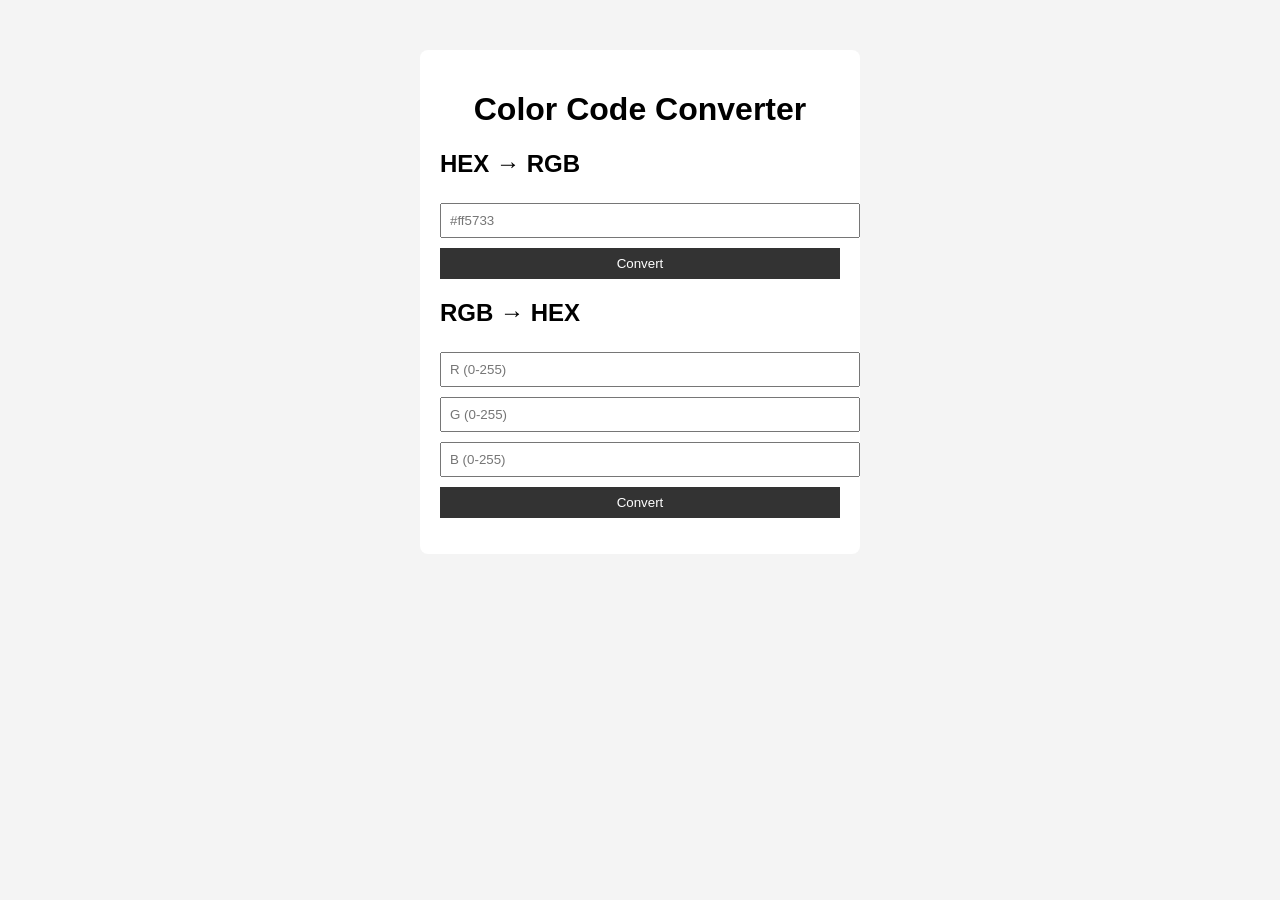
<file: projects/color-code-converter/index.html>
<!DOCTYPE html>
<html lang="en">
<head>
  <meta charset="UTF-8" />
  <title>Color Code Converter</title>
  <link rel="stylesheet" href="style.css" />
</head>
<body>

  <div class="container">
    <h1>Color Code Converter</h1>

    <div class="section">
      <h2>HEX → RGB</h2>
      <input type="text" id="hexInput" placeholder="#ff5733" />
      <button onclick="hexToRgb()">Convert</button>
      <p id="rgbOutput"></p>
    </div>

    <div class="section">
      <h2>RGB → HEX</h2>
      <input type="number" id="r" placeholder="R (0-255)" />
      <input type="number" id="g" placeholder="G (0-255)" />
      <input type="number" id="b" placeholder="B (0-255)" />
      <button onclick="rgbToHex()">Convert</button>
      <p id="hexOutput"></p>
    </div>
  </div>

  <script src="script.js"></script>
</body>
</html>
</file>
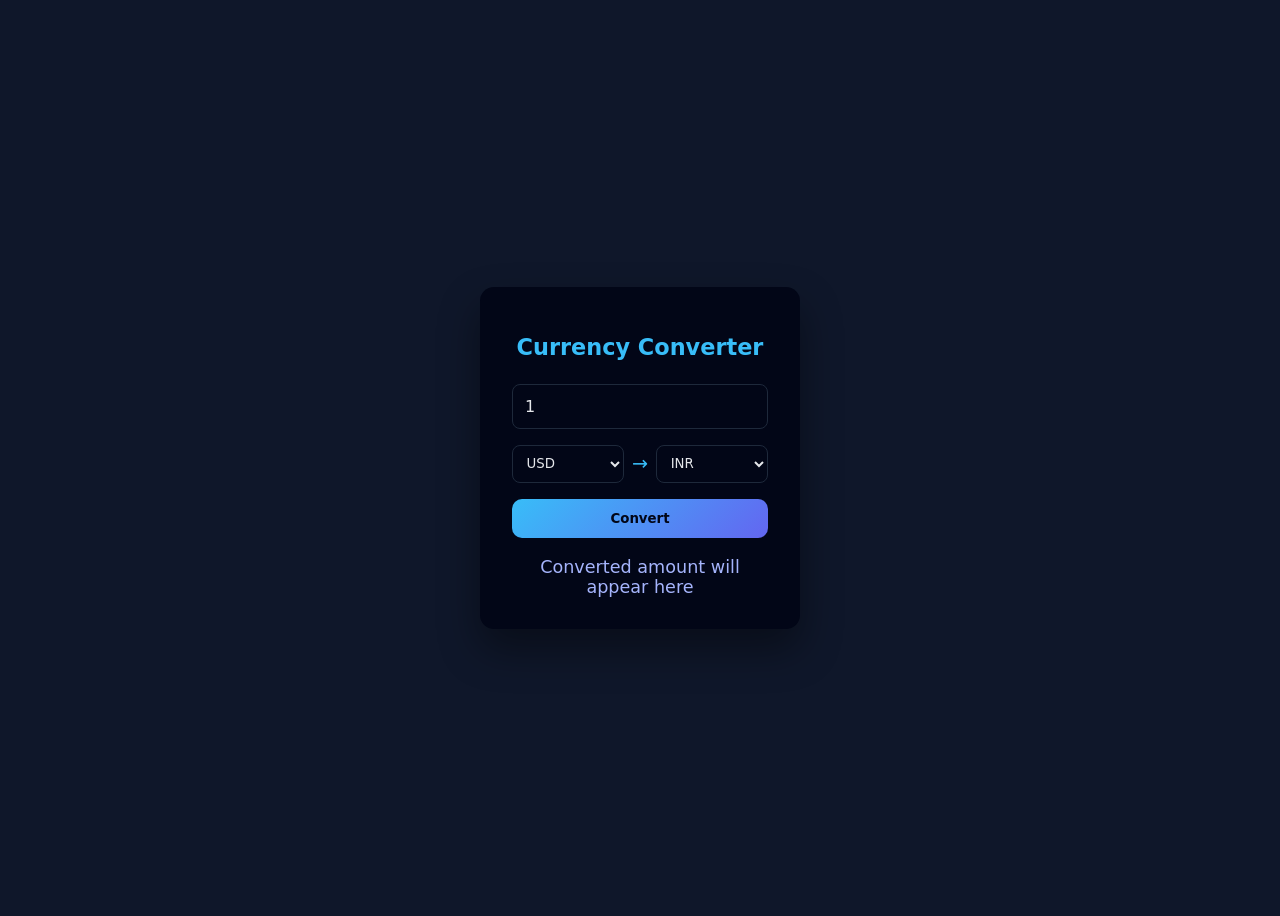
<file: projects/currency-converter/index.html>
<!DOCTYPE html>
<html lang="en">
<head>
  <meta charset="UTF-8" />
  <meta name="viewport" content="width=device-width, initial-scale=1.0"/>
  <title>Currency Converter</title>
  <link rel="stylesheet" href="style.css">
</head>
<body>

  <div class="converter">
    <h1>Currency Converter</h1>

    <input type="number" id="amount" placeholder="Enter amount" value="1" />

    <div class="selectors">
      <select id="fromCurrency"></select>
      <span>→</span>
      <select id="toCurrency"></select>
    </div>

    <button id="convertBtn">Convert</button>

    <div class="result" id="result">
      Converted amount will appear here
    </div>
  </div>


  <script src="script.js"></script>
</body>
</html>
</file>
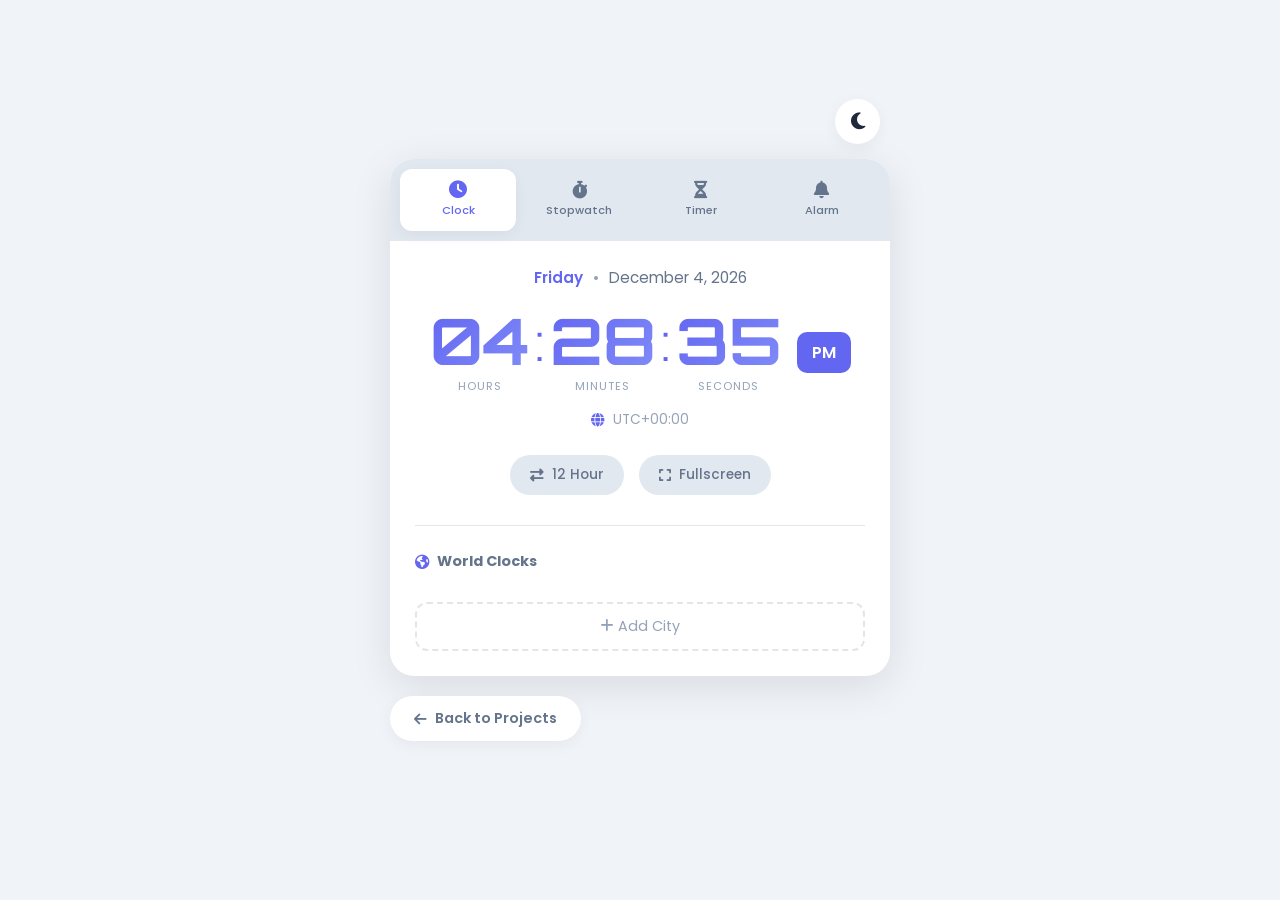
<file: projects/digital-clock/index.html>
<!DOCTYPE html>
<html lang="en">
  <head>
    <meta charset="UTF-8" />
    <meta name="viewport" content="width=device-width, initial-scale=1.0" />
    <title>Digital Clock - OpenPlayground</title>
    <link rel="stylesheet" href="style.css" />
    <link
      href="https://fonts.googleapis.com/css2?family=Orbitron:wght@400;500;600;700;800;900&family=Poppins:wght@400;500;600;700&display=swap"
      rel="stylesheet"
    />
    <link
      rel="stylesheet"
      href="https://cdnjs.cloudflare.com/ajax/libs/font-awesome/6.5.1/css/all.min.css"
    />
  </head>

  <body>
    <div class="app-container" id="app-container">
      <!-- Theme Toggle -->
      <button class="theme-toggle" id="theme-toggle" title="Toggle Theme">
        <i class="fas fa-moon"></i>
      </button>

      <!-- Main Clock Container -->
      <div class="clock-container">
        <!-- Tab Navigation -->
        <nav class="tab-nav">
          <button class="tab-btn active" data-tab="clock">
            <i class="fas fa-clock"></i>
            <span>Clock</span>
          </button>
          <button class="tab-btn" data-tab="stopwatch">
            <i class="fas fa-stopwatch"></i>
            <span>Stopwatch</span>
          </button>
          <button class="tab-btn" data-tab="timer">
            <i class="fas fa-hourglass-half"></i>
            <span>Timer</span>
          </button>
          <button class="tab-btn" data-tab="alarm">
            <i class="fas fa-bell"></i>
            <span>Alarm</span>
          </button>
        </nav>

        <!-- Clock Tab -->
        <section class="tab-content active" id="clock-tab">
          <div class="clock-display">
            <!-- Date Display -->
            <div class="date-display">
              <span class="day-name" id="day-name">Monday</span>
              <span class="date-separator">•</span>
              <span class="full-date" id="full-date">January 1, 2024</span>
            </div>

            <!-- Main Time Display -->
            <div class="time-display">
              <div class="time-group">
                <div class="time-segment">
                  <span class="time-value" id="hours">00</span>
                  <span class="time-label">Hours</span>
                </div>
                <span class="time-separator">:</span>
                <div class="time-segment">
                  <span class="time-value" id="minutes">00</span>
                  <span class="time-label">Minutes</span>
                </div>
                <span class="time-separator">:</span>
                <div class="time-segment">
                  <span class="time-value" id="seconds">00</span>
                  <span class="time-label">Seconds</span>
                </div>
              </div>
              <div class="period-display" id="period-display">
                <span class="period" id="period">AM</span>
              </div>
            </div>

            <!-- Timezone Display -->
            <div class="timezone-display">
              <i class="fas fa-globe"></i>
              <span id="timezone">UTC+00:00</span>
            </div>

            <!-- Clock Settings -->
            <div class="clock-settings">
              <button class="setting-btn" id="format-toggle">
                <i class="fas fa-exchange-alt"></i>
                <span id="format-text">12 Hour</span>
              </button>
              <button class="setting-btn" id="fullscreen-btn">
                <i class="fas fa-expand"></i>
                <span>Fullscreen</span>
              </button>
            </div>
          </div>

          <!-- World Clocks -->
          <div class="world-clocks">
            <h3><i class="fas fa-earth-americas"></i> World Clocks</h3>
            <div class="world-clock-grid" id="world-clock-grid">
              <!-- World clocks will be added here -->
            </div>
            <button class="add-clock-btn" id="add-clock-btn">
              <i class="fas fa-plus"></i> Add City
            </button>
          </div>
        </section>

        <!-- Stopwatch Tab -->
        <section class="tab-content" id="stopwatch-tab">
          <div class="stopwatch-display">
            <div class="stopwatch-time">
              <span class="sw-hours" id="sw-hours">00</span>
              <span class="sw-separator">:</span>
              <span class="sw-minutes" id="sw-minutes">00</span>
              <span class="sw-separator">:</span>
              <span class="sw-seconds" id="sw-seconds">00</span>
              <span class="sw-separator">.</span>
              <span class="sw-milliseconds" id="sw-milliseconds">00</span>
            </div>
          </div>

          <div class="stopwatch-controls">
            <button class="sw-btn start" id="sw-start">
              <i class="fas fa-play"></i>
            </button>
            <button class="sw-btn pause hidden" id="sw-pause">
              <i class="fas fa-pause"></i>
            </button>
            <button class="sw-btn lap" id="sw-lap" disabled>
              <i class="fas fa-flag"></i>
            </button>
            <button class="sw-btn reset" id="sw-reset" disabled>
              <i class="fas fa-redo-alt"></i>
            </button>
          </div>

          <div class="laps-container" id="laps-container">
            <h4><i class="fas fa-list"></i> Laps</h4>
            <div class="laps-list" id="laps-list">
              <p class="no-laps">No laps recorded</p>
            </div>
          </div>
        </section>

        <!-- Timer Tab -->
        <section class="tab-content" id="timer-tab">
          <div class="timer-setup" id="timer-setup">
            <div class="timer-input-group">
              <div class="timer-input">
                <button
                  class="timer-adjust"
                  data-target="timer-h"
                  data-action="increase"
                >
                  <i class="fas fa-chevron-up"></i>
                </button>
                <input type="number" id="timer-h" min="0" max="99" value="0" />
                <button
                  class="timer-adjust"
                  data-target="timer-h"
                  data-action="decrease"
                >
                  <i class="fas fa-chevron-down"></i>
                </button>
                <span class="timer-input-label">Hours</span>
              </div>
              <span class="timer-input-separator">:</span>
              <div class="timer-input">
                <button
                  class="timer-adjust"
                  data-target="timer-m"
                  data-action="increase"
                >
                  <i class="fas fa-chevron-up"></i>
                </button>
                <input type="number" id="timer-m" min="0" max="59" value="5" />
                <button
                  class="timer-adjust"
                  data-target="timer-m"
                  data-action="decrease"
                >
                  <i class="fas fa-chevron-down"></i>
                </button>
                <span class="timer-input-label">Minutes</span>
              </div>
              <span class="timer-input-separator">:</span>
              <div class="timer-input">
                <button
                  class="timer-adjust"
                  data-target="timer-s"
                  data-action="increase"
                >
                  <i class="fas fa-chevron-up"></i>
                </button>
                <input type="number" id="timer-s" min="0" max="59" value="0" />
                <button
                  class="timer-adjust"
                  data-target="timer-s"
                  data-action="decrease"
                >
                  <i class="fas fa-chevron-down"></i>
                </button>
                <span class="timer-input-label">Seconds</span>
              </div>
            </div>

            <div class="timer-presets">
              <button class="preset-btn" data-time="60">1 min</button>
              <button class="preset-btn" data-time="180">3 min</button>
              <button class="preset-btn" data-time="300">5 min</button>
              <button class="preset-btn" data-time="600">10 min</button>
              <button class="preset-btn" data-time="900">15 min</button>
              <button class="preset-btn" data-time="1800">30 min</button>
            </div>

            <button class="timer-start-btn" id="timer-start-btn">
              <i class="fas fa-play"></i> Start Timer
            </button>
          </div>

          <div class="timer-running hidden" id="timer-running">
            <div class="timer-circle">
              <svg viewBox="0 0 100 100">
                <circle class="timer-bg" cx="50" cy="50" r="45"></circle>
                <circle
                  class="timer-progress"
                  id="timer-progress"
                  cx="50"
                  cy="50"
                  r="45"
                ></circle>
              </svg>
              <div class="timer-time-display">
                <span id="timer-display">00:00:00</span>
              </div>
            </div>

            <div class="timer-controls">
              <button class="timer-ctrl-btn pause" id="timer-pause-btn">
                <i class="fas fa-pause"></i>
              </button>
              <button class="timer-ctrl-btn stop" id="timer-stop-btn">
                <i class="fas fa-stop"></i>
              </button>
              <button class="timer-ctrl-btn add" id="timer-add-btn">
                <i class="fas fa-plus"></i> 1 min
              </button>
            </div>
          </div>
        </section>

        <!-- Alarm Tab -->
        <section class="tab-content" id="alarm-tab">
          <div class="alarm-header">
            <h3><i class="fas fa-bell"></i> Alarms</h3>
            <button class="add-alarm-btn" id="add-alarm-btn">
              <i class="fas fa-plus"></i> Add Alarm
            </button>
          </div>

          <div class="alarms-list" id="alarms-list">
            <div class="no-alarms">
              <i class="fas fa-bell-slash"></i>
              <p>No alarms set</p>
              <span>Tap + to add an alarm</span>
            </div>
          </div>
        </section>
      </div>

      <!-- Back Link -->
      <a href="../../index.html" class="back-link" id="back-link">
        <i class="fas fa-arrow-left"></i> Back to Projects
      </a>
    </div>

    <!-- Add/Edit Alarm Modal -->
    <div class="modal-overlay hidden" id="alarm-modal">
      <div class="modal-content alarm-modal-content">
        <div class="modal-header">
          <h4 id="alarm-modal-title">Add Alarm</h4>
          <button class="modal-close" id="alarm-modal-close">
            <i class="fas fa-times"></i>
          </button>
        </div>

        <div class="alarm-time-picker">
          <div class="alarm-time-input">
            <div class="time-input-wrapper">
              <button
                class="time-adjust-btn"
                data-target="alarm-hour"
                data-action="increase"
              >
                <i class="fas fa-chevron-up"></i>
              </button>
              <input type="number" id="alarm-hour" min="1" max="12" value="7" />
              <button
                class="time-adjust-btn"
                data-target="alarm-hour"
                data-action="decrease"
              >
                <i class="fas fa-chevron-down"></i>
              </button>
              <span class="input-label">Hour</span>
            </div>

            <span class="time-colon">:</span>

            <div class="time-input-wrapper">
              <button
                class="time-adjust-btn"
                data-target="alarm-minute"
                data-action="increase"
              >
                <i class="fas fa-chevron-up"></i>
              </button>
              <input
                type="number"
                id="alarm-minute"
                min="0"
                max="59"
                value="0"
              />
              <button
                class="time-adjust-btn"
                data-target="alarm-minute"
                data-action="decrease"
              >
                <i class="fas fa-chevron-down"></i>
              </button>
              <span class="input-label">Minute</span>
            </div>

            <div class="period-selector">
              <button class="period-btn active" data-period="AM">AM</button>
              <button class="period-btn" data-period="PM">PM</button>
            </div>
          </div>
        </div>

        <div class="alarm-repeat-section">
          <label>Repeat</label>
          <div class="alarm-days">
            <button class="day-btn" data-day="0">S</button>
            <button class="day-btn" data-day="1">M</button>
            <button class="day-btn" data-day="2">T</button>
            <button class="day-btn" data-day="3">W</button>
            <button class="day-btn" data-day="4">T</button>
            <button class="day-btn" data-day="5">F</button>
            <button class="day-btn" data-day="6">S</button>
          </div>
        </div>

        <div class="alarm-label-section">
          <label for="alarm-label">Label</label>
          <input
            type="text"
            id="alarm-label"
            placeholder="Alarm name (optional)"
          />
        </div>

        <div class="alarm-sound-section">
          <label for="alarm-sound">Sound</label>
          <select id="alarm-sound">
            <option value="classic">Classic</option>
            <option value="digital">Digital</option>
            <option value="gentle">Gentle</option>
            <option value="urgent">Urgent</option>
          </select>
        </div>

        <div class="modal-actions">
          <button class="modal-btn cancel" id="alarm-cancel">Cancel</button>
          <button class="modal-btn save" id="alarm-save">Save Alarm</button>
        </div>
      </div>
    </div>

    <!-- Alarm Alert Modal -->
    <div class="modal-overlay alarm-alert-overlay hidden" id="alarm-alert">
      <div class="alarm-alert-content">
        <div class="alarm-alert-icon">
          <i class="fas fa-bell"></i>
        </div>
        <h2 id="alarm-alert-time">7:00 AM</h2>
        <p id="alarm-alert-label">Wake Up!</p>
        <div class="alarm-alert-actions">
          <button class="alert-btn snooze" id="alarm-snooze">
            <i class="fas fa-redo"></i> Snooze (5 min)
          </button>
          <button class="alert-btn dismiss" id="alarm-dismiss">
            <i class="fas fa-times"></i> Dismiss
          </button>
        </div>
      </div>
    </div>

    <!-- Add City Modal -->
    <div class="modal-overlay hidden" id="city-modal">
      <div class="modal-content city-modal-content">
        <div class="modal-header">
          <h4>Add World Clock</h4>
          <button class="modal-close" id="city-modal-close">
            <i class="fas fa-times"></i>
          </button>
        </div>
        <div class="city-search">
          <i class="fas fa-search"></i>
          <input type="text" id="city-search" placeholder="Search city..." />
        </div>
        <div class="city-list" id="city-list">
          <!-- Cities will be populated here -->
        </div>
      </div>
    </div>

    <!-- Toast Notification -->
    <div class="toast hidden" id="toast">
      <i class="fas fa-check-circle"></i>
      <span id="toast-message">Success!</span>
    </div>

    <!-- Audio for Timer/Alarm -->
    <audio id="alarm-audio" preload="auto" loop>
      <source
        src="https://assets.mixkit.co/active_storage/sfx/2869/2869-preview.mp3"
        type="audio/mpeg"
      />
    </audio>

    <script src="script.js"></script>
  </body>
</html>
</file>
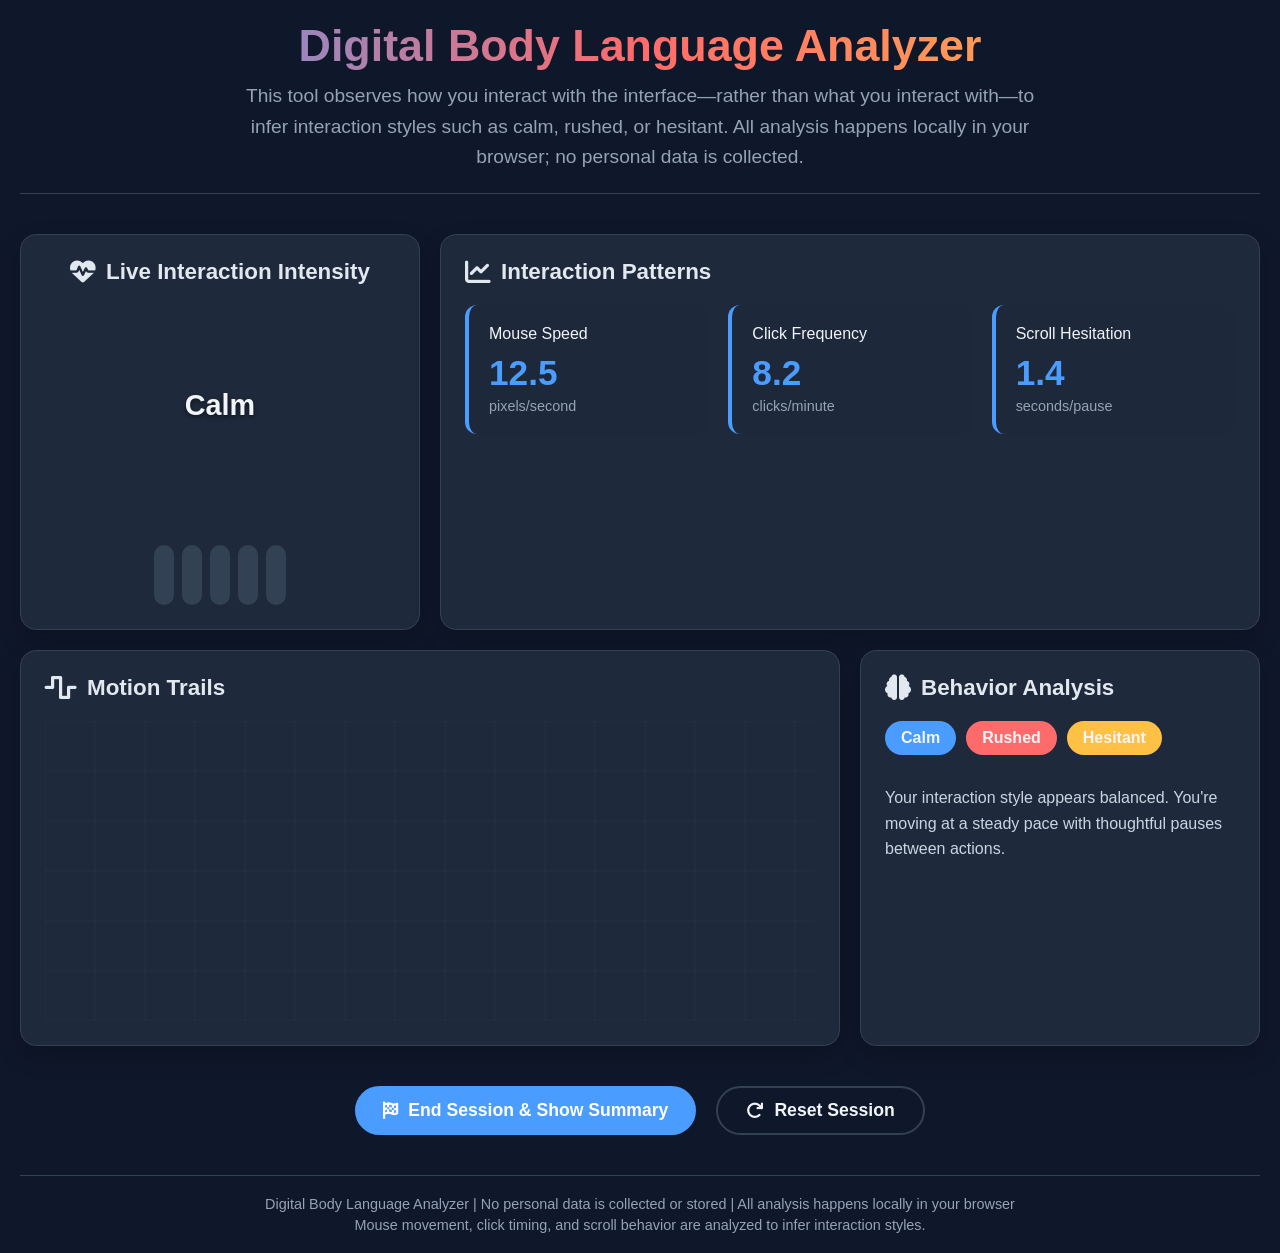
<file: projects/Digital_Body_Language_Analyzer/index.html>
<!DOCTYPE html>
<html lang="en">
<head>
    <meta charset="UTF-8">
    <meta name="viewport" content="width=device-width, initial-scale=1.0">
    <title>Digital Body Language Analyzer</title>
    <link rel="stylesheet" href="https://cdnjs.cloudflare.com/ajax/libs/font-awesome/6.4.0/css/all.min.css">
    <style>
        * {
            margin: 0;
            padding: 0;
            box-sizing: border-box;
            font-family: 'Segoe UI', Tahoma, Geneva, Verdana, sans-serif;
        }
        
        :root {
            --calm-color: #4a9cff;
            --rushed-color: #ff6b6b;
            --hesitant-color: #ffc145;
            --bg-color: #0f172a;
            --card-bg: #1e293b;
            --text-color: #f1f5f9;
            --border-color: #334155;
        }
        
        body {
            background-color: var(--bg-color);
            color: var(--text-color);
            min-height: 100vh;
            padding: 20px;
            overflow-x: hidden;
        }
        
        .container {
            max-width: 1400px;
            margin: 0 auto;
        }
        
        header {
            text-align: center;
            margin-bottom: 40px;
            padding-bottom: 20px;
            border-bottom: 1px solid var(--border-color);
        }
        
        h1 {
            font-size: 2.8rem;
            margin-bottom: 10px;
            background: linear-gradient(90deg, var(--calm-color), var(--rushed-color), var(--hesitant-color));
            -webkit-background-clip: text;
            background-clip: text;
            color: transparent;
        }
        
        .subtitle {
            font-size: 1.2rem;
            color: #94a3b8;
            max-width: 800px;
            margin: 0 auto;
            line-height: 1.6;
        }
        
        .dashboard {
            display: grid;
            grid-template-columns: repeat(12, 1fr);
            grid-template-rows: auto;
            gap: 20px;
            margin-bottom: 40px;
        }
        
        .card {
            background-color: var(--card-bg);
            border-radius: 16px;
            padding: 24px;
            box-shadow: 0 10px 25px rgba(0, 0, 0, 0.2);
            border: 1px solid var(--border-color);
        }
        
        .card-title {
            font-size: 1.4rem;
            margin-bottom: 20px;
            display: flex;
            align-items: center;
            gap: 10px;
            color: #e2e8f0;
        }
        
        .card-title i {
            font-size: 1.6rem;
        }
        
        /* Live Indicator Card */
        .live-indicator {
            grid-column: span 4;
            display: flex;
            flex-direction: column;
            align-items: center;
            justify-content: center;
        }
        
        .indicator-circle {
            width: 200px;
            height: 200px;
            border-radius: 50%;
            position: relative;
            margin-bottom: 20px;
            display: flex;
            align-items: center;
            justify-content: center;
            transition: all 0.3s ease;
            box-shadow: 0 0 40px rgba(74, 156, 255, 0.2);
        }
        
        .indicator-label {
            font-size: 1.8rem;
            font-weight: 600;
            z-index: 2;
            text-shadow: 0 2px 4px rgba(0, 0, 0, 0.5);
        }
        
        .intensity-bars {
            display: flex;
            gap: 8px;
            margin-top: 20px;
        }
        
        .intensity-bar {
            width: 20px;
            height: 60px;
            background-color: var(--border-color);
            border-radius: 10px;
            position: relative;
            overflow: hidden;
        }
        
        .intensity-bar::after {
            content: '';
            position: absolute;
            bottom: 0;
            left: 0;
            width: 100%;
            height: 0%;
            background: linear-gradient(to top, var(--calm-color), var(--rushed-color));
            border-radius: 10px;
            transition: height 0.5s ease;
        }
        
        /* Patterns Card */
        .patterns {
            grid-column: span 8;
        }
        
        .pattern-grid {
            display: grid;
            grid-template-columns: repeat(3, 1fr);
            gap: 20px;
        }
        
        .pattern-item {
            background-color: rgba(30, 41, 59, 0.7);
            border-radius: 12px;
            padding: 20px;
            border-left: 4px solid var(--calm-color);
        }
        
        .pattern-value {
            font-size: 2.2rem;
            font-weight: 700;
            margin-top: 10px;
            color: var(--calm-color);
        }
        
        .pattern-label {
            color: #94a3b8;
            font-size: 0.9rem;
            margin-top: 5px;
        }
        
        /* Graph Card */
        .graph {
            grid-column: span 8;
        }
        
        .graph-container {
            height: 300px;
            position: relative;
            overflow: hidden;
        }
        
        .motion-trail {
            position: absolute;
            top: 0;
            left: 0;
            width: 100%;
            height: 100%;
        }
        
        /* Analysis Card */
        .analysis {
            grid-column: span 4;
        }
        
        .behavior-tag {
            display: inline-block;
            padding: 8px 16px;
            border-radius: 20px;
            font-weight: 600;
            margin-right: 10px;
            margin-bottom: 10px;
            background-color: var(--calm-color);
        }
        
        .behavior-tag.rushed {
            background-color: var(--rushed-color);
        }
        
        .behavior-tag.hesitant {
            background-color: var(--hesitant-color);
        }
        
        .insight-text {
            margin-top: 20px;
            line-height: 1.6;
            color: #cbd5e1;
        }
        
        /* Summary Card */
        .summary {
            grid-column: span 12;
            display: none;
        }
        
        .summary.active {
            display: block;
            animation: fadeIn 0.8s ease;
        }
        
        .summary-title {
            font-size: 2rem;
            margin-bottom: 20px;
            text-align: center;
            color: var(--calm-color);
        }
        
        .summary-content {
            display: flex;
            flex-wrap: wrap;
            gap: 30px;
        }
        
        .summary-chart {
            flex: 1;
            min-width: 300px;
            height: 200px;
            display: flex;
            align-items: flex-end;
            justify-content: center;
            gap: 20px;
            padding: 20px;
        }
        
        .chart-bar {
            width: 60px;
            background: linear-gradient(to top, var(--calm-color), var(--rushed-color), var(--hesitant-color));
            border-radius: 8px 8px 0 0;
            position: relative;
            transition: height 1s ease;
        }
        
        .chart-label {
            position: absolute;
            bottom: -25px;
            left: 0;
            width: 100%;
            text-align: center;
            font-weight: 600;
        }
        
        .summary-text {
            flex: 2;
            min-width: 300px;
            padding: 20px;
            background-color: rgba(30, 41, 59, 0.7);
            border-radius: 12px;
        }
        
        /* Controls */
        .controls {
            display: flex;
            justify-content: center;
            gap: 20px;
            margin-top: 30px;
        }
        
        .btn {
            padding: 12px 28px;
            border-radius: 50px;
            border: none;
            font-size: 1.1rem;
            font-weight: 600;
            cursor: pointer;
            transition: all 0.3s ease;
            display: flex;
            align-items: center;
            gap: 10px;
        }
        
        .btn-primary {
            background-color: var(--calm-color);
            color: white;
        }
        
        .btn-primary:hover {
            background-color: #3a8cff;
            transform: translateY(-3px);
            box-shadow: 0 5px 15px rgba(74, 156, 255, 0.3);
        }
        
        .btn-secondary {
            background-color: transparent;
            color: var(--text-color);
            border: 2px solid var(--border-color);
        }
        
        .btn-secondary:hover {
            border-color: var(--calm-color);
            color: var(--calm-color);
        }
        
        /* Footer */
        footer {
            text-align: center;
            margin-top: 40px;
            padding-top: 20px;
            border-top: 1px solid var(--border-color);
            color: #94a3b8;
            font-size: 0.9rem;
        }
        
        /* Animations */
        @keyframes fadeIn {
            from { opacity: 0; transform: translateY(20px); }
            to { opacity: 1; transform: translateY(0); }
        }
        
        @keyframes pulse {
            0% { transform: scale(1); }
            50% { transform: scale(1.05); }
            100% { transform: scale(1); }
        }
        
        .pulse {
            animation: pulse 2s infinite;
        }
        
        /* Responsive */
        @media (max-width: 1200px) {
            .live-indicator, .analysis {
                grid-column: span 6;
            }
            
            .patterns, .graph {
                grid-column: span 12;
            }
        }
        
        @media (max-width: 768px) {
            .dashboard {
                grid-template-columns: 1fr;
            }
            
            .card {
                grid-column: span 1 !important;
            }
            
            .pattern-grid {
                grid-template-columns: 1fr;
            }
            
            h1 {
                font-size: 2.2rem;
            }
        }
    </style>
</head>
<body>
    <div class="container">
        <header>
            <h1>Digital Body Language Analyzer</h1>
            <p class="subtitle">This tool observes how you interact with the interface—rather than what you interact with—to infer interaction styles such as calm, rushed, or hesitant. All analysis happens locally in your browser; no personal data is collected.</p>
        </header>
        
        <main class="dashboard">
            <!-- Live Indicator Card -->
            <div class="card live-indicator">
                <h2 class="card-title"><i class="fas fa-heartbeat"></i> Live Interaction Intensity</h2>
                <div class="indicator-circle" id="indicatorCircle">
                    <div class="indicator-label" id="indicatorLabel">Calm</div>
                </div>
                <div class="intensity-bars">
                    <div class="intensity-bar" id="bar1"></div>
                    <div class="intensity-bar" id="bar2"></div>
                    <div class="intensity-bar" id="bar3"></div>
                    <div class="intensity-bar" id="bar4"></div>
                    <div class="intensity-bar" id="bar5"></div>
                </div>
            </div>
            
            <!-- Patterns Card -->
            <div class="card patterns">
                <h2 class="card-title"><i class="fas fa-chart-line"></i> Interaction Patterns</h2>
                <div class="pattern-grid">
                    <div class="pattern-item">
                        <div>Mouse Speed</div>
                        <div class="pattern-value" id="mouseSpeed">0.0</div>
                        <div class="pattern-label">pixels/second</div>
                    </div>
                    <div class="pattern-item">
                        <div>Click Frequency</div>
                        <div class="pattern-value" id="clickFreq">0.0</div>
                        <div class="pattern-label">clicks/minute</div>
                    </div>
                    <div class="pattern-item">
                        <div>Scroll Hesitation</div>
                        <div class="pattern-value" id="scrollHesitation">0.0</div>
                        <div class="pattern-label">seconds/pause</div>
                    </div>
                </div>
            </div>
            
            <!-- Graph Card -->
            <div class="card graph">
                <h2 class="card-title"><i class="fas fa-wave-square"></i> Motion Trails</h2>
                <div class="graph-container">
                    <canvas class="motion-trail" id="motionTrail"></canvas>
                </div>
            </div>
            
            <!-- Analysis Card -->
            <div class="card analysis">
                <h2 class="card-title"><i class="fas fa-brain"></i> Behavior Analysis</h2>
                <div id="behaviorTags">
                    <span class="behavior-tag calm">Calm</span>
                    <span class="behavior-tag rushed">Rushed</span>
                    <span class="behavior-tag hesitant">Hesitant</span>
                </div>
                <div class="insight-text" id="insightText">
                    Your interaction style appears balanced. You're moving at a steady pace with thoughtful pauses between actions.
                </div>
            </div>
            
            <!-- Summary Card (hidden initially) -->
            <div class="card summary" id="summaryCard">
                <h2 class="summary-title">Session Summary</h2>
                <div class="summary-content">
                    <div class="summary-chart">
                        <div class="chart-bar" id="calmBar" style="height: 70%;">
                            <div class="chart-label">Calm</div>
                        </div>
                        <div class="chart-bar" id="rushedBar" style="height: 30%;">
                            <div class="chart-label">Rushed</div>
                        </div>
                        <div class="chart-bar" id="hesitantBar" style="height: 50%;">
                            <div class="chart-label">Hesitant</div>
                        </div>
                    </div>
                    <div class="summary-text" id="summaryText">
                        <p>Your session analysis shows a predominantly calm interaction style with moments of hesitation when exploring new content. You tend to move at a steady pace, with occasional bursts of rapid activity when navigating familiar areas.</p>
                        <p style="margin-top: 15px;">This pattern suggests a methodical approach to digital interfaces, balancing efficiency with careful consideration.</p>
                    </div>
                </div>
            </div>
        </main>
        
        <div class="controls">
            <button class="btn btn-primary" id="endSessionBtn">
                <i class="fas fa-flag-checkered"></i> End Session & Show Summary
            </button>
            <button class="btn btn-secondary" id="resetBtn">
                <i class="fas fa-redo"></i> Reset Session
            </button>
        </div>
        
        <footer>
            <p>Digital Body Language Analyzer | No personal data is collected or stored | All analysis happens locally in your browser</p>
            <p style="margin-top: 5px;">Mouse movement, click timing, and scroll behavior are analyzed to infer interaction styles.</p>
        </footer>
    </div>

    <script>
        // State variables
        let sessionActive = true;
        let mouseMovements = [];
        let clicks = [];
        let scrollEvents = [];
        let interactionData = {
            mouseSpeed: 0,
            clickFrequency: 0,
            scrollHesitation: 0,
            behaviorStyle: 'calm',
            calmScore: 70,
            rushedScore: 30,
            hesitantScore: 50
        };
        
        // DOM Elements
        const indicatorCircle = document.getElementById('indicatorCircle');
        const indicatorLabel = document.getElementById('indicatorLabel');
        const mouseSpeedEl = document.getElementById('mouseSpeed');
        const clickFreqEl = document.getElementById('clickFreq');
        const scrollHesitationEl = document.getElementById('scrollHesitation');
        const behaviorTags = document.getElementById('behaviorTags');
        const insightText = document.getElementById('insightText');
        const summaryCard = document.getElementById('summaryCard');
        const calmBar = document.getElementById('calmBar');
        const rushedBar = document.getElementById('rushedBar');
        const hesitantBar = document.getElementById('hesitantBar');
        const summaryText = document.getElementById('summaryText');
        const endSessionBtn = document.getElementById('endSessionBtn');
        const resetBtn = document.getElementById('resetBtn');
        const intensityBars = [
            document.getElementById('bar1'),
            document.getElementById('bar2'),
            document.getElementById('bar3'),
            document.getElementById('bar4'),
            document.getElementById('bar5')
        ];
        
        // Canvas for motion trails
        const canvas = document.getElementById('motionTrail');
        const ctx = canvas.getContext('2d');
        let trails = [];
        
        // Initialize canvas
        function initCanvas() {
            canvas.width = canvas.parentElement.clientWidth;
            canvas.height = canvas.parentElement.clientHeight;
            
            // Draw initial grid
            drawGrid();
        }
        
        // Draw background grid
        function drawGrid() {
            ctx.clearRect(0, 0, canvas.width, canvas.height);
            
            // Draw subtle grid
            ctx.strokeStyle = 'rgba(100, 116, 139, 0.1)';
            ctx.lineWidth = 1;
            
            // Vertical lines
            for (let x = 0; x <= canvas.width; x += 50) {
                ctx.beginPath();
                ctx.moveTo(x, 0);
                ctx.lineTo(x, canvas.height);
                ctx.stroke();
            }
            
            // Horizontal lines
            for (let y = 0; y <= canvas.height; y += 50) {
                ctx.beginPath();
                ctx.moveTo(0, y);
                ctx.lineTo(canvas.width, y);
                ctx.stroke();
            }
        }
        
        // Add a motion trail
        function addTrail(x, y, speed) {
            const now = Date.now();
            const color = getColorForSpeed(speed);
            
            trails.push({
                x, y, 
                color,
                size: Math.min(10, speed / 20 + 3),
                createdAt: now,
                lifespan: 1000 // 1 second
            });
            
            // Keep only recent trails
            trails = trails.filter(trail => now - trail.createdAt < trail.lifespan);
            
            drawTrails();
        }
        
        // Draw all trails
        function drawTrails() {
            drawGrid();
            
            const now = Date.now();
            
            trails.forEach(trail => {
                const age = now - trail.createdAt;
                const opacity = 1 - (age / trail.lifespan);
                
                ctx.beginPath();
                ctx.arc(trail.x, trail.y, trail.size, 0, Math.PI * 2);
                ctx.fillStyle = trail.color.replace(')', `, ${opacity})`).replace('rgb', 'rgba');
                ctx.fill();
            });
        }
        
        // Get color based on speed
        function getColorForSpeed(speed) {
            if (speed < 5) return 'rgb(255, 193, 69)'; // Hesitant
            if (speed < 15) return 'rgb(74, 156, 255)'; // Calm
            return 'rgb(255, 107, 107)'; // Rushed
        }
        
        // Calculate mouse speed and smoothness
        function calculateMouseSpeed(x, y, time) {
            if (mouseMovements.length === 0) {
                mouseMovements.push({x, y, time});
                return 0;
            }
            
            const lastMovement = mouseMovements[mouseMovements.length - 1];
            const distance = Math.sqrt(Math.pow(x - lastMovement.x, 2) + Math.pow(y - lastMovement.y, 2));
            const timeDiff = time - lastMovement.time;
            const speed = timeDiff > 0 ? distance / (timeDiff / 1000) : 0;
            
            mouseMovements.push({x, y, time});
            
            // Keep only last 50 movements
            if (mouseMovements.length > 50) {
                mouseMovements.shift();
            }
            
            return speed;
        }
        
        // Track mouse movement
        let lastMouseX = 0;
        let lastMouseY = 0;
        let lastMouseTime = 0;
        
        document.addEventListener('mousemove', (e) => {
            if (!sessionActive) return;
            
            const currentTime = Date.now();
            const speed = calculateMouseSpeed(e.clientX, e.clientY, currentTime);
            
            // Update mouse speed in interaction data
            interactionData.mouseSpeed = speed;
            
            // Add trail if enough time has passed
            if (currentTime - lastMouseTime > 50) {
                addTrail(e.clientX - canvas.getBoundingClientRect().left, e.clientY - canvas.getBoundingClientRect().top, speed);
                lastMouseTime = currentTime;
            }
            
            updateUI();
        });
        
        // Track clicks
        document.addEventListener('click', () => {
            if (!sessionActive) return;
            
            const currentTime = Date.now();
            clicks.push(currentTime);
            
            // Keep only clicks from last minute
            const oneMinuteAgo = currentTime - 60000;
            clicks = clicks.filter(clickTime => clickTime > oneMinuteAgo);
            
            // Calculate click frequency (clicks per minute)
            if (clicks.length > 1) {
                const timeSpan = (clicks[clicks.length - 1] - clicks[0]) / 1000; // in seconds
                interactionData.clickFrequency = clicks.length / (timeSpan / 60);
            }
            
            updateUI();
        });
        
        // Track scroll
        let lastScrollTime = 0;
        let scrollPauses = [];
        
        document.addEventListener('scroll', () => {
            if (!sessionActive) return;
            
            const currentTime = Date.now();
            scrollEvents.push(currentTime);
            
            // Calculate time since last scroll
            if (lastScrollTime > 0) {
                const pauseDuration = currentTime - lastScrollTime;
                
                // Only count pauses longer than 100ms
                if (pauseDuration > 100) {
                    scrollPauses.push(pauseDuration);
                    
                    // Keep only last 20 pauses
                    if (scrollPauses.length > 20) {
                        scrollPauses.shift();
                    }
                    
                    // Calculate average scroll hesitation
                    if (scrollPauses.length > 0) {
                        const sum = scrollPauses.reduce((a, b) => a + b, 0);
                        interactionData.scrollHesitation = (sum / scrollPauses.length) / 1000; // Convert to seconds
                    }
                }
            }
            
            lastScrollTime = currentTime;
            updateUI();
        });
        
        // Update UI based on interaction data
        function updateUI() {
            // Update numeric values
            mouseSpeedEl.textContent = interactionData.mouseSpeed.toFixed(1);
            clickFreqEl.textContent = interactionData.clickFrequency.toFixed(1);
            scrollHesitationEl.textContent = interactionData.scrollHesitation.toFixed(1);
            
            // Determine behavior style
            let style = 'calm';
            let calm = 0, rushed = 0, hesitant = 0;
            
            // Calculate scores based on interaction data
            if (interactionData.mouseSpeed > 20) rushed += 40;
            else if (interactionData.mouseSpeed < 5) hesitant += 30;
            else calm += 35;
            
            if (interactionData.clickFrequency > 20) rushed += 30;
            else if (interactionData.clickFrequency < 5) hesitant += 25;
            else calm += 30;
            
            if (interactionData.scrollHesitation > 2) hesitant += 45;
            else if (interactionData.scrollHesitation < 0.5) rushed += 30;
            else calm += 35;
            
            // Determine dominant style
            if (rushed > calm && rushed > hesitant) style = 'rushed';
            else if (hesitant > calm && hesitant > rushed) style = 'hesitant';
            else style = 'calm';
            
            interactionData.behaviorStyle = style;
            
            // Update indicator circle
            let color, label;
            switch(style) {
                case 'calm':
                    color = 'var(--calm-color)';
                    label = 'Calm';
                    break;
                case 'rushed':
                    color = 'var(--rushed-color)';
                    label = 'Rushed';
                    break;
                case 'hesitant':
                    color = 'var(--hesitant-color)';
                    label = 'Hesitant';
                    break;
            }
            
            indicatorCircle.style.background = `radial-gradient(circle at 30% 30%, ${color}40, ${color}10)`;
            indicatorCircle.style.boxShadow = `0 0 40px ${color}40`;
            indicatorLabel.textContent = label;
            
            // Update intensity bars
            const intensity = Math.min(1, interactionData.mouseSpeed / 30);
            intensityBars.forEach((bar, index) => {
                const delay = index * 0.1;
                const height = Math.max(10, intensity * 100 * (0.8 - index * 0.1));
                setTimeout(() => {
                    bar.style.height = '60px';
                    bar.querySelector('::after').style.height = `${height}%`;
                }, delay * 1000);
            });
            
            // Update behavior tags
            behaviorTags.innerHTML = '';
            const tags = ['calm', 'rushed', 'hesitant'];
            tags.forEach(tag => {
                const span = document.createElement('span');
                span.className = `behavior-tag ${tag}`;
                span.textContent = tag.charAt(0).toUpperCase() + tag.slice(1);
                
                // Highlight the active tag
                if (tag === style) {
                    span.classList.add('pulse');
                }
                
                behaviorTags.appendChild(span);
            });
            
            // Update insight text
            let insight = '';
            if (style === 'calm') {
                insight = 'Your interaction style appears balanced. You\'re moving at a steady pace with thoughtful pauses between actions.';
            } else if (style === 'rushed') {
                insight = 'You\'re interacting quickly with rapid movements and frequent clicks. This may indicate urgency or efficiency.';
            } else {
                insight = 'You\'re taking time between actions with careful consideration. This suggests a deliberate, thoughtful approach.';
            }
            
            insightText.textContent = insight;
            
            // Update scores for summary
            interactionData.calmScore = Math.min(100, Math.max(10, calm));
            interactionData.rushedScore = Math.min(100, Math.max(10, rushed));
            interactionData.hesitantScore = Math.min(100, Math.max(10, hesitant));
        }
        
        // End session and show summary
        endSessionBtn.addEventListener('click', () => {
            sessionActive = false;
            summaryCard.classList.add('active');
            
            // Update summary chart bars
            calmBar.style.height = `${interactionData.calmScore}%`;
            rushedBar.style.height = `${interactionData.rushedScore}%`;
            hesitantBar.style.height = `${interactionData.hesitantScore}%`;
            
            // Update summary text based on analysis
            let summary = '';
            const maxScore = Math.max(
                interactionData.calmScore, 
                interactionData.rushedScore, 
                interactionData.hesitantScore
            );
            
            if (maxScore === interactionData.calmScore) {
                summary = 'Your session analysis shows a predominantly calm interaction style. You maintain a steady pace, balancing efficiency with consideration. This pattern suggests comfort with digital interfaces and a methodical approach to navigation.';
            } else if (maxScore === interactionData.rushedScore) {
                summary = 'Your interaction pattern shows a rushed approach with rapid movements and frequent actions. This could indicate urgency, familiarity with the interface, or a preference for efficiency over deliberation.';
            } else {
                summary = 'Your session reveals a hesitant interaction style, with careful consideration between actions. This suggests a thoughtful, deliberate approach to digital interfaces, possibly indicating exploration or caution with new content.';
            }
            
            summaryText.innerHTML = `<p>${summary}</p><p style="margin-top: 15px;">Remember: This analysis reflects how you interact, not what you interact with. No personal data has been collected or stored.</p>`;
            
            // Change button text
            endSessionBtn.innerHTML = '<i class="fas fa-check"></i> Session Complete';
            endSessionBtn.disabled = true;
        });
        
        // Reset session
        resetBtn.addEventListener('click', () => {
            sessionActive = true;
            
            // Reset data
            mouseMovements = [];
            clicks = [];
            scrollEvents = [];
            scrollPauses = [];
            trails = [];
            
            interactionData = {
                mouseSpeed: 0,
                clickFrequency: 0,
                scrollHesitation: 0,
                behaviorStyle: 'calm',
                calmScore: 70,
                rushedScore: 30,
                hesitantScore: 50
            };
            
            // Reset UI
            summaryCard.classList.remove('active');
            endSessionBtn.innerHTML = '<i class="fas fa-flag-checkered"></i> End Session & Show Summary';
            endSessionBtn.disabled = false;
            
            // Reset canvas
            drawGrid();
            
            updateUI();
        });
        
        // Handle window resize
        window.addEventListener('resize', () => {
            initCanvas();
            drawTrails();
        });
        
        // Initialize
        window.addEventListener('load', () => {
            initCanvas();
            updateUI();
            
            // Simulate some initial activity for demo purposes
            setTimeout(() => {
                if (sessionActive) {
                    interactionData.mouseSpeed = 12.5;
                    interactionData.clickFrequency = 8.2;
                    interactionData.scrollHesitation = 1.4;
                    updateUI();
                }
            }, 1000);
        });
    </script>
</body>
</html>
</file>
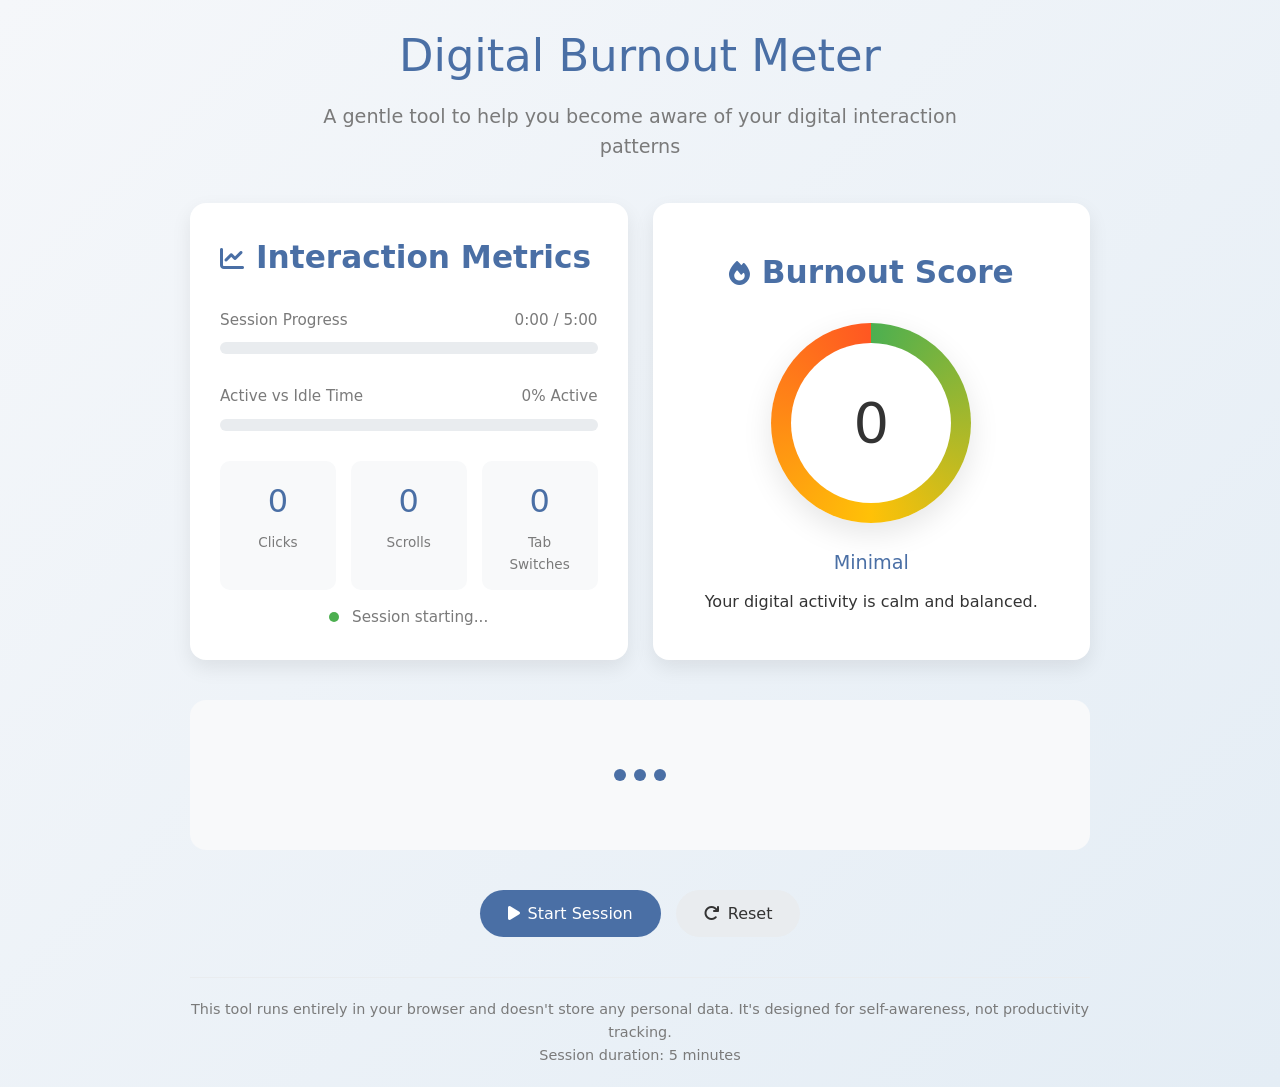
<file: projects/Digital_Burnout_Meter/index.html>
<!DOCTYPE html>
<html lang="en">
<head>
    <meta charset="UTF-8">
    <meta name="viewport" content="width=device-width, initial-scale=1.0">
    <title>Digital Burnout Meter</title>
    <link rel="stylesheet" href="https://cdnjs.cloudflare.com/ajax/libs/font-awesome/6.4.0/css/all.min.css">
    <style>
        * {
            margin: 0;
            padding: 0;
            box-sizing: border-box;
            font-family: 'Segoe UI', system-ui, -apple-system, sans-serif;
        }
        
        :root {
            --primary: #4a6fa5;
            --primary-light: #6b8cbc;
            --secondary: #8a9bb2;
            --accent: #ff9a76;
            --light: #f8f9fa;
            --dark: #333;
            --gray: #7a7a7a;
            --shadow: 0 8px 20px rgba(0, 0, 0, 0.08);
            --border-radius: 16px;
            --transition: all 0.3s ease;
        }
        
        body {
            background: linear-gradient(135deg, #f5f7fa 0%, #e4edf5 100%);
            color: var(--dark);
            min-height: 100vh;
            display: flex;
            flex-direction: column;
            align-items: center;
            justify-content: center;
            padding: 20px;
            line-height: 1.6;
        }
        
        .container {
            width: 100%;
            max-width: 900px;
            margin: 0 auto;
        }
        
        header {
            text-align: center;
            margin-bottom: 40px;
            max-width: 700px;
            margin-left: auto;
            margin-right: auto;
        }
        
        h1 {
            font-size: 2.8rem;
            font-weight: 300;
            color: var(--primary);
            margin-bottom: 10px;
        }
        
        .subtitle {
            font-size: 1.2rem;
            color: var(--gray);
            font-weight: 400;
            margin-bottom: 25px;
        }
        
        .meter-container {
            display: grid;
            grid-template-columns: 1fr 1fr;
            gap: 25px;
            margin-bottom: 40px;
        }
        
        @media (max-width: 768px) {
            .meter-container {
                grid-template-columns: 1fr;
            }
        }
        
        .card {
            background: white;
            border-radius: var(--border-radius);
            padding: 30px;
            box-shadow: var(--shadow);
            transition: var(--transition);
        }
        
        .card:hover {
            transform: translateY(-5px);
            box-shadow: 0 12px 25px rgba(0, 0, 0, 0.1);
        }
        
        .card-title {
            display: flex;
            align-items: center;
            margin-bottom: 25px;
            color: var(--primary);
            font-size: 1.3rem;
        }
        
        .card-title i {
            margin-right: 12px;
            font-size: 1.5rem;
        }
        
        .progress-container {
            margin-bottom: 30px;
        }
        
        .progress-label {
            display: flex;
            justify-content: space-between;
            margin-bottom: 10px;
            font-size: 0.95rem;
            color: var(--gray);
        }
        
        .progress-bar {
            height: 12px;
            background-color: #e9ecef;
            border-radius: 6px;
            overflow: hidden;
        }
        
        .progress-fill {
            height: 100%;
            background: linear-gradient(to right, var(--primary-light), var(--primary));
            border-radius: 6px;
            transition: width 1s ease;
        }
        
        .stats-grid {
            display: grid;
            grid-template-columns: repeat(3, 1fr);
            gap: 15px;
            margin-top: 25px;
        }
        
        .stat-box {
            text-align: center;
            padding: 15px;
            background-color: #f8f9fa;
            border-radius: 10px;
        }
        
        .stat-value {
            font-size: 2rem;
            font-weight: 300;
            color: var(--primary);
            margin-bottom: 5px;
        }
        
        .stat-label {
            font-size: 0.85rem;
            color: var(--gray);
        }
        
        .burnout-meter {
            display: flex;
            flex-direction: column;
            align-items: center;
            justify-content: center;
            padding: 20px;
        }
        
        .meter-circle {
            width: 200px;
            height: 200px;
            border-radius: 50%;
            background: conic-gradient(#4CAF50 0%, #FFC107 50%, #FF5722 100%);
            position: relative;
            display: flex;
            align-items: center;
            justify-content: center;
            margin: 0 auto 25px;
            box-shadow: 0 10px 30px rgba(0, 0, 0, 0.1);
        }
        
        .meter-circle::before {
            content: '';
            position: absolute;
            width: 160px;
            height: 160px;
            background: white;
            border-radius: 50%;
        }
        
        .meter-value {
            position: relative;
            z-index: 2;
            font-size: 3.5rem;
            font-weight: 300;
            color: var(--dark);
        }
        
        .meter-label {
            font-size: 1.2rem;
            color: var(--primary);
            margin-bottom: 10px;
        }
        
        .reflection-message {
            text-align: center;
            font-size: 1.3rem;
            line-height: 1.5;
            color: var(--dark);
            padding: 25px;
            background-color: #f8f9fa;
            border-radius: var(--border-radius);
            margin-top: 30px;
            transition: var(--transition);
            min-height: 100px;
            display: flex;
            align-items: center;
            justify-content: center;
        }
        
        .controls {
            display: flex;
            justify-content: center;
            gap: 15px;
            margin-top: 40px;
            margin-bottom: 30px;
        }
        
        .btn {
            padding: 14px 28px;
            border: none;
            border-radius: 50px;
            font-size: 1rem;
            font-weight: 500;
            cursor: pointer;
            transition: var(--transition);
            display: flex;
            align-items: center;
            justify-content: center;
        }
        
        .btn-primary {
            background-color: var(--primary);
            color: white;
        }
        
        .btn-primary:hover {
            background-color: var(--primary-light);
        }
        
        .btn-secondary {
            background-color: #e9ecef;
            color: var(--dark);
        }
        
        .btn-secondary:hover {
            background-color: #dde1e6;
        }
        
        .btn i {
            margin-right: 8px;
        }
        
        .session-info {
            text-align: center;
            color: var(--gray);
            font-size: 0.95rem;
            margin-top: 15px;
        }
        
        .footer {
            text-align: center;
            color: var(--gray);
            font-size: 0.9rem;
            margin-top: 40px;
            padding-top: 20px;
            border-top: 1px solid #e9ecef;
            width: 100%;
        }
        
        .hidden {
            display: none;
        }
        
        .pulse {
            animation: pulse 2s infinite;
        }
        
        @keyframes pulse {
            0% { opacity: 1; }
            50% { opacity: 0.7; }
            100% { opacity: 1; }
        }
        
        .loading {
            display: flex;
            justify-content: center;
            align-items: center;
            height: 100px;
        }
        
        .loading-dots {
            display: flex;
            gap: 8px;
        }
        
        .loading-dots div {
            width: 12px;
            height: 12px;
            border-radius: 50%;
            background-color: var(--primary);
            animation: bounce 1.5s infinite ease-in-out;
        }
        
        .loading-dots div:nth-child(1) {
            animation-delay: -0.3s;
        }
        
        .loading-dots div:nth-child(2) {
            animation-delay: -0.15s;
        }
        
        @keyframes bounce {
            0%, 80%, 100% { transform: scale(0); }
            40% { transform: scale(1); }
        }
        
        .active-indicator {
            display: inline-block;
            width: 10px;
            height: 10px;
            background-color: #4CAF50;
            border-radius: 50%;
            margin-right: 8px;
            animation: pulse 2s infinite;
        }
    </style>
</head>
<body>
    <div class="container">
        <header>
            <h1>Digital Burnout Meter</h1>
            <p class="subtitle">A gentle tool to help you become aware of your digital interaction patterns</p>
        </header>
        
        <div class="meter-container">
            <div class="card">
                <div class="card-title">
                    <i class="fas fa-chart-line"></i>
                    <h2>Interaction Metrics</h2>
                </div>
                
                <div class="progress-container">
                    <div class="progress-label">
                        <span>Session Progress</span>
                        <span id="session-time">0:00 / 5:00</span>
                    </div>
                    <div class="progress-bar">
                        <div class="progress-fill" id="session-progress" style="width: 0%"></div>
                    </div>
                </div>
                
                <div class="progress-container">
                    <div class="progress-label">
                        <span>Active vs Idle Time</span>
                        <span id="active-percentage">0% Active</span>
                    </div>
                    <div class="progress-bar">
                        <div class="progress-fill" id="active-progress" style="width: 0%"></div>
                    </div>
                </div>
                
                <div class="stats-grid">
                    <div class="stat-box">
                        <div class="stat-value" id="clicks-count">0</div>
                        <div class="stat-label">Clicks</div>
                    </div>
                    <div class="stat-box">
                        <div class="stat-value" id="scrolls-count">0</div>
                        <div class="stat-label">Scrolls</div>
                    </div>
                    <div class="stat-box">
                        <div class="stat-value" id="tab-switches-count">0</div>
                        <div class="stat-label">Tab Switches</div>
                    </div>
                </div>
                
                <div class="session-info">
                    <span class="active-indicator"></span>
                    <span id="session-status">Session starting...</span>
                </div>
            </div>
            
            <div class="card burnout-meter">
                <div class="card-title">
                    <i class="fas fa-fire"></i>
                    <h2>Burnout Score</h2>
                </div>
                
                <div class="meter-circle">
                    <div class="meter-value" id="burnout-score">0</div>
                </div>
                
                <div class="meter-label" id="burnout-level">Minimal</div>
                <p id="burnout-description">Your digital activity is calm and balanced.</p>
            </div>
        </div>
        
        <div class="reflection-message" id="reflection-message">
            <div class="loading" id="loading-message">
                <div class="loading-dots">
                    <div></div>
                    <div></div>
                    <div></div>
                </div>
            </div>
            <div id="final-message" class="hidden">
                The session is complete. Click "Start New Session" to begin tracking.
            </div>
        </div>
        
        <div class="controls">
            <button class="btn btn-primary" id="start-btn">
                <i class="fas fa-play"></i> Start Session
            </button>
            <button class="btn btn-secondary" id="reset-btn" disabled>
                <i class="fas fa-redo"></i> Reset
            </button>
        </div>
        
        <div class="footer">
            <p>This tool runs entirely in your browser and doesn't store any personal data. It's designed for self-awareness, not productivity tracking.</p>
            <p>Session duration: 5 minutes</p>
        </div>
    </div>

    <script>
        // Session Configuration
        const SESSION_DURATION = 5 * 60 * 1000; // 5 minutes in milliseconds
        const IDLE_THRESHOLD = 5000; // 5 seconds of inactivity
        
        // State variables
        let sessionStartTime = null;
        let sessionTimer = null;
        let lastInteractionTime = null;
        let activeTime = 0;
        let idleTime = 0;
        let isSessionActive = false;
        let isTabActive = true;
        
        // Interaction counters
        let clickCount = 0;
        let scrollCount = 0;
        let tabSwitchCount = 0;
        
        // DOM Elements
        const startBtn = document.getElementById('start-btn');
        const resetBtn = document.getElementById('reset-btn');
        const sessionTimeEl = document.getElementById('session-time');
        const sessionProgressEl = document.getElementById('session-progress');
        const activeProgressEl = document.getElementById('active-progress');
        const activePercentageEl = document.getElementById('active-percentage');
        const clicksCountEl = document.getElementById('clicks-count');
        const scrollsCountEl = document.getElementById('scrolls-count');
        const tabSwitchesCountEl = document.getElementById('tab-switches-count');
        const burnoutScoreEl = document.getElementById('burnout-score');
        const burnoutLevelEl = document.getElementById('burnout-level');
        const burnoutDescriptionEl = document.getElementById('burnout-description');
        const sessionStatusEl = document.getElementById('session-status');
        const loadingMessageEl = document.getElementById('loading-message');
        const finalMessageEl = document.getElementById('final-message');
        const reflectionMessageEl = document.getElementById('reflection-message');
        
        // Burnout messages based on score
        const burnoutMessages = [
            { threshold: 20, level: "Minimal", description: "Your digital activity is calm and balanced.", message: "You're maintaining a healthy digital balance. Keep up the mindful interaction." },
            { threshold: 40, level: "Low", description: "You're engaging moderately with digital content.", message: "You're engaging with digital content at a moderate pace. Consider taking brief breaks to stretch or look away from the screen." },
            { threshold: 60, level: "Moderate", description: "You're showing signs of heightened digital activity.", message: "You were fairly active during this session. A short walk or some deep breathing could help reset your focus." },
            { threshold: 80, level: "High", description: "You're interacting intensely with digital content.", message: "You were highly active during this session. Consider taking a 5-10 minute break away from screens to recharge." },
            { threshold: 100, level: "Intense", description: "You're experiencing intense digital interaction patterns.", message: "Your interaction patterns suggest digital fatigue. A longer break or engaging in a non-screen activity would be beneficial." }
        ];
        
        // Initialize event listeners
        function init() {
            // Start session button
            startBtn.addEventListener('click', startSession);
            
            // Reset button
            resetBtn.addEventListener('click', resetSession);
            
            // Track clicks
            document.addEventListener('click', trackClick);
            
            // Track scrolls (with debouncing to avoid too many events)
            let scrollTimeout;
            document.addEventListener('scroll', () => {
                clearTimeout(scrollTimeout);
                scrollTimeout = setTimeout(trackScroll, 200);
            });
            
            // Track tab visibility changes
            document.addEventListener('visibilitychange', trackTabVisibility);
            
            // Update UI initially
            updateUI();
        }
        
        // Start a new session
        function startSession() {
            if (isSessionActive) return;
            
            // Reset all counters
            resetCounters();
            
            // Set session start time
            sessionStartTime = Date.now();
            lastInteractionTime = sessionStartTime;
            
            // Start session timer
            sessionTimer = setInterval(updateSession, 1000);
            
            // Update state
            isSessionActive = true;
            startBtn.disabled = true;
            resetBtn.disabled = false;
            startBtn.innerHTML = '<i class="fas fa-pause"></i> Session Active';
            
            // Show loading message
            loadingMessageEl.classList.remove('hidden');
            finalMessageEl.classList.add('hidden');
            
            // Set initial status
            sessionStatusEl.textContent = "Session active - tracking interactions...";
            
            // Update UI
            updateUI();
        }
        
        // Reset the session
        function resetSession() {
            // Clear timer
            clearInterval(sessionTimer);
            
            // Reset state
            isSessionActive = false;
            startBtn.disabled = false;
            resetBtn.disabled = true;
            startBtn.innerHTML = '<i class="fas fa-play"></i> Start Session';
            
            // Update status
            sessionStatusEl.textContent = "Session reset. Click 'Start Session' to begin.";
            
            // Show final message
            loadingMessageEl.classList.add('hidden');
            finalMessageEl.classList.remove('hidden');
            
            // Reset counters
            resetCounters();
            updateUI();
        }
        
        // Reset all counters and state
        function resetCounters() {
            clickCount = 0;
            scrollCount = 0;
            tabSwitchCount = 0;
            activeTime = 0;
            idleTime = 0;
            sessionStartTime = null;
            lastInteractionTime = null;
        }
        
        // Update session progress and calculations
        function updateSession() {
            if (!isSessionActive || !sessionStartTime) return;
            
            const currentTime = Date.now();
            const elapsedTime = currentTime - sessionStartTime;
            const sessionProgress = Math.min(elapsedTime / SESSION_DURATION * 100, 100);
            
            // Check if user is active (interacted within idle threshold)
            const timeSinceLastInteraction = currentTime - lastInteractionTime;
            const isCurrentlyActive = timeSinceLastInteraction < IDLE_THRESHOLD && isTabActive;
            
            // Update active and idle time
            if (isCurrentlyActive) {
                activeTime += 1000; // Add 1 second (update interval)
            } else {
                idleTime += 1000; // Add 1 second (update interval)
            }
            
            // Calculate active percentage
            const totalTime = activeTime + idleTime;
            const activePercentage = totalTime > 0 ? (activeTime / totalTime) * 100 : 0;
            
            // Update session time display
            const elapsedMinutes = Math.floor(elapsedTime / 60000);
            const elapsedSeconds = Math.floor((elapsedTime % 60000) / 1000);
            const totalMinutes = Math.floor(SESSION_DURATION / 60000);
            const totalSeconds = Math.floor((SESSION_DURATION % 60000) / 1000);
            
            sessionTimeEl.textContent = `${elapsedMinutes}:${elapsedSeconds.toString().padStart(2, '0')} / ${totalMinutes}:${totalSeconds.toString().padStart(2, '0')}`;
            
            // Update progress bars
            sessionProgressEl.style.width = `${sessionProgress}%`;
            activeProgressEl.style.width = `${activePercentage}%`;
            activePercentageEl.textContent = `${Math.round(activePercentage)}% Active`;
            
            // Update status message
            if (!isTabActive) {
                sessionStatusEl.textContent = "Tab inactive - session paused";
            } else if (!isCurrentlyActive) {
                sessionStatusEl.textContent = "Idle - no recent interactions";
            } else {
                sessionStatusEl.textContent = "Active - tracking interactions";
            }
            
            // Calculate and update burnout score
            updateBurnoutScore();
            
            // Check if session is complete
            if (elapsedTime >= SESSION_DURATION) {
                endSession();
            }
            
            updateUI();
        }
        
        // Calculate and update burnout score
        function updateBurnoutScore() {
            if (!isSessionActive || activeTime + idleTime === 0) {
                burnoutScoreEl.textContent = "0";
                burnoutLevelEl.textContent = "Minimal";
                burnoutDescriptionEl.textContent = "Your digital activity is calm and balanced.";
                return;
            }
            
            // Calculate score based on:
            // 1. Active time percentage (higher = more burnout potential)
            // 2. Interaction frequency (clicks, scrolls, tab switches per minute)
            const totalTimeMinutes = (activeTime + idleTime) / 60000;
            const activePercentage = activeTime / (activeTime + idleTime);
            
            // Calculate interaction rate (per minute)
            const interactionRate = (clickCount + scrollCount + tabSwitchCount) / Math.max(totalTimeMinutes, 0.1);
            
            // Normalize interaction rate (0-1 scale, assuming >10 per minute is high)
            const normalizedInteractionRate = Math.min(interactionRate / 10, 1);
            
            // Calculate final score (0-100)
            // Weight: 60% active percentage, 40% interaction rate
            const burnoutScore = Math.min(
                Math.round((activePercentage * 60) + (normalizedInteractionRate * 40)),
                100
            );
            
            // Update burnout score display
            burnoutScoreEl.textContent = burnoutScore;
            
            // Find matching burnout level and description
            let matchedLevel = burnoutMessages[0];
            for (const level of burnoutMessages) {
                if (burnoutScore <= level.threshold) {
                    matchedLevel = level;
                    break;
                }
            }
            
            // Update burnout level and description
            burnoutLevelEl.textContent = matchedLevel.level;
            burnoutDescriptionEl.textContent = matchedLevel.description;
            
            // Update reflection message if session is complete
            if (!isSessionActive && finalMessageEl.classList.contains('hidden') === false) {
                finalMessageEl.textContent = matchedLevel.message;
            }
        }
        
        // End the current session
        function endSession() {
            clearInterval(sessionTimer);
            isSessionActive = false;
            startBtn.disabled = false;
            resetBtn.disabled = false;
            startBtn.innerHTML = '<i class="fas fa-redo"></i> Restart Session';
            
            // Update final message with reflection
            loadingMessageEl.classList.add('hidden');
            finalMessageEl.classList.remove('hidden');
            
            // Get appropriate message based on final burnout score
            const burnoutScore = parseInt(burnoutScoreEl.textContent) || 0;
            let matchedMessage = burnoutMessages[0].message;
            
            for (const level of burnoutMessages) {
                if (burnoutScore <= level.threshold) {
                    matchedMessage = level.message;
                    break;
                }
            }
            
            finalMessageEl.textContent = matchedMessage;
            sessionStatusEl.textContent = "Session complete. Review your results above.";
        }
        
        // Track click events
        function trackClick() {
            if (!isSessionActive || !isTabActive) return;
            
            clickCount++;
            lastInteractionTime = Date.now();
            updateUI();
        }
        
        // Track scroll events
        function trackScroll() {
            if (!isSessionActive || !isTabActive) return;
            
            scrollCount++;
            lastInteractionTime = Date.now();
            updateUI();
        }
        
        // Track tab visibility changes
        function trackTabVisibility() {
            if (document.hidden) {
                // Tab became inactive
                isTabActive = false;
                tabSwitchCount++;
            } else {
                // Tab became active
                isTabActive = true;
                lastInteractionTime = Date.now();
            }
            updateUI();
        }
        
        // Update UI elements with current state
        function updateUI() {
            clicksCountEl.textContent = clickCount;
            scrollsCountEl.textContent = scrollCount;
            tabSwitchesCountEl.textContent = tabSwitchCount;
            
            // Update burnout score in real-time
            if (isSessionActive) {
                updateBurnoutScore();
            }
        }
        
        // Initialize the application
        window.addEventListener('DOMContentLoaded', init);
    </script>
</body>
</html>
</file>
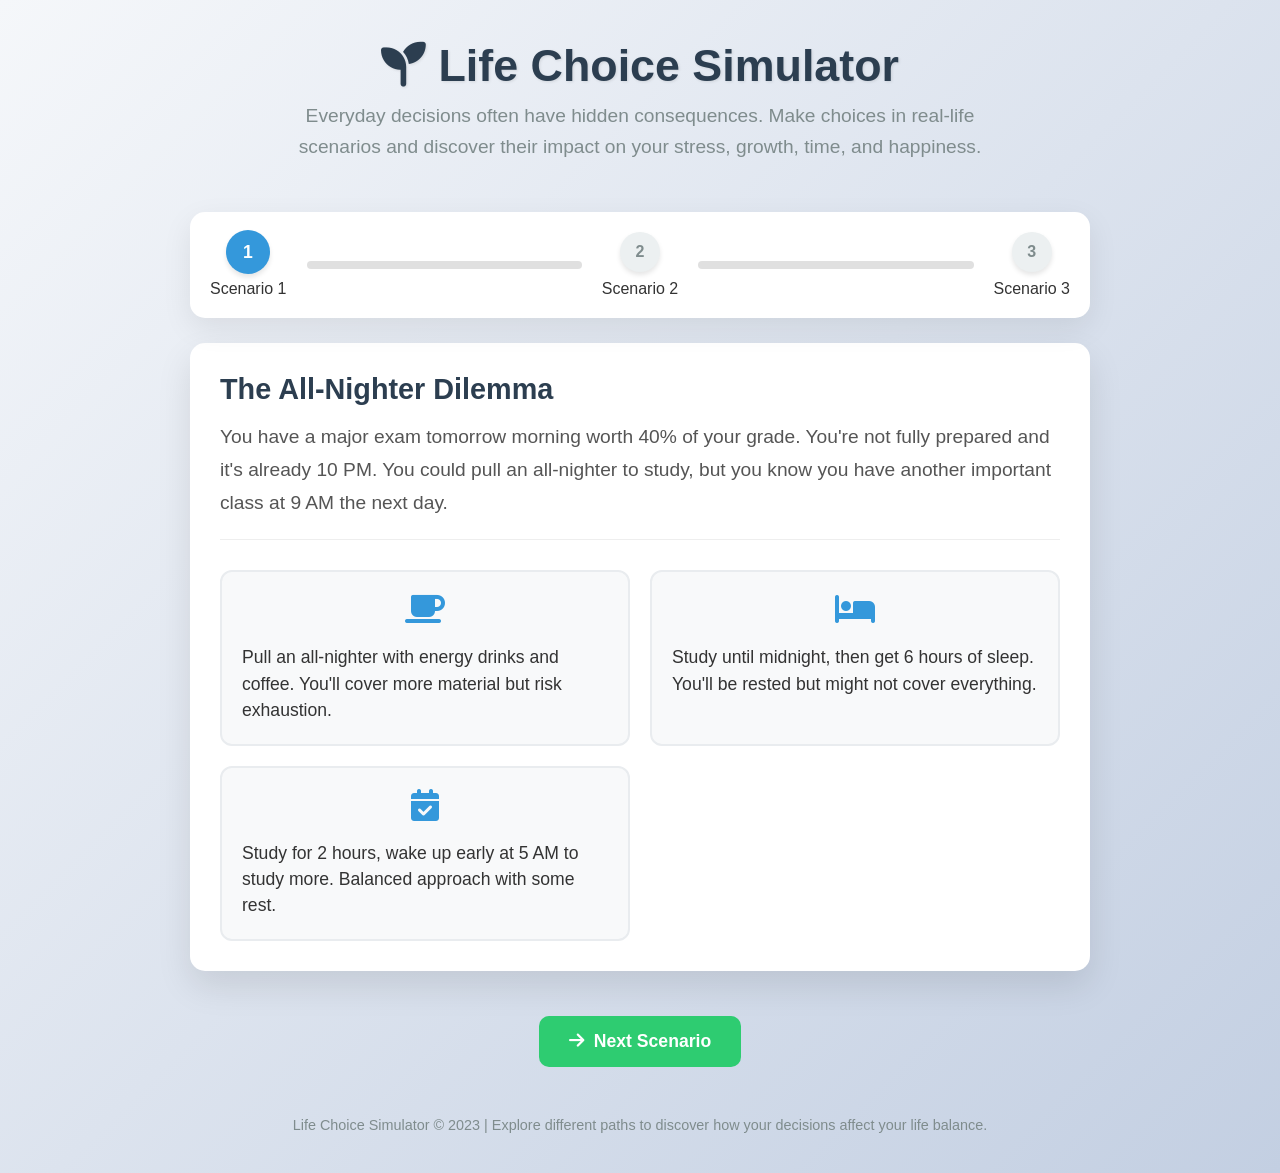
<file: projects/Life_Choice_Simulator/index.html>
<!DOCTYPE html>
<html lang="en">
<head>
    <meta charset="UTF-8">
    <meta name="viewport" content="width=device-width, initial-scale=1.0">
    <title>Life Choice Simulator</title>
    <link rel="stylesheet" href="https://cdnjs.cloudflare.com/ajax/libs/font-awesome/6.4.0/css/all.min.css">
    <style>
        * {
            margin: 0;
            padding: 0;
            box-sizing: border-box;
            font-family: 'Segoe UI', Tahoma, Geneva, Verdana, sans-serif;
        }
        
        body {
            background: linear-gradient(135deg, #f5f7fa 0%, #c3cfe2 100%);
            min-height: 100vh;
            display: flex;
            flex-direction: column;
            align-items: center;
            padding: 20px;
            color: #333;
        }
        
        .container {
            max-width: 900px;
            width: 100%;
            margin: 0 auto;
        }
        
        header {
            text-align: center;
            margin-bottom: 30px;
            padding: 20px;
            width: 100%;
        }
        
        h1 {
            color: #2c3e50;
            margin-bottom: 10px;
            font-size: 2.8rem;
            text-shadow: 1px 1px 3px rgba(0,0,0,0.1);
        }
        
        .subtitle {
            color: #7f8c8d;
            font-size: 1.2rem;
            max-width: 700px;
            margin: 0 auto;
            line-height: 1.6;
        }
        
        .simulation-container {
            display: flex;
            flex-direction: column;
            gap: 25px;
            margin-bottom: 30px;
        }
        
        .progress-indicator {
            background-color: white;
            border-radius: 15px;
            padding: 20px;
            box-shadow: 0 10px 30px rgba(0, 0, 0, 0.08);
            display: flex;
            justify-content: space-between;
            align-items: center;
            position: relative;
        }
        
        .progress-bar {
            height: 8px;
            background-color: #e0e0e0;
            border-radius: 4px;
            flex-grow: 1;
            margin: 0 20px;
            overflow: hidden;
        }
        
        .progress-fill {
            height: 100%;
            background: linear-gradient(90deg, #3498db, #2ecc71);
            width: 0%;
            border-radius: 4px;
            transition: width 0.8s ease;
        }
        
        .progress-step {
            display: flex;
            flex-direction: column;
            align-items: center;
            z-index: 2;
        }
        
        .step-circle {
            width: 40px;
            height: 40px;
            border-radius: 50%;
            background-color: #ecf0f1;
            display: flex;
            align-items: center;
            justify-content: center;
            font-weight: bold;
            color: #7f8c8d;
            margin-bottom: 8px;
            transition: all 0.3s ease;
            box-shadow: 0 3px 5px rgba(0,0,0,0.1);
        }
        
        .step-circle.active {
            background-color: #3498db;
            color: white;
            transform: scale(1.1);
        }
        
        .step-circle.completed {
            background-color: #2ecc71;
            color: white;
        }
        
        .scenario-card {
            background-color: white;
            border-radius: 15px;
            padding: 30px;
            box-shadow: 0 15px 35px rgba(0, 0, 0, 0.1);
            transition: transform 0.3s ease, opacity 0.5s ease;
            opacity: 1;
        }
        
        .scenario-card.hidden {
            display: none;
        }
        
        .scenario-title {
            color: #2c3e50;
            margin-bottom: 15px;
            font-size: 1.8rem;
        }
        
        .scenario-description {
            color: #555;
            line-height: 1.7;
            font-size: 1.2rem;
            margin-bottom: 30px;
            padding-bottom: 20px;
            border-bottom: 1px solid #eee;
        }
        
        .choices-container {
            display: grid;
            grid-template-columns: repeat(auto-fit, minmax(280px, 1fr));
            gap: 20px;
        }
        
        .choice-option {
            background-color: #f8f9fa;
            border: 2px solid #e9ecef;
            border-radius: 12px;
            padding: 20px;
            cursor: pointer;
            transition: all 0.3s ease;
            display: flex;
            flex-direction: column;
        }
        
        .choice-option:hover {
            transform: translateY(-5px);
            border-color: #3498db;
            box-shadow: 0 10px 20px rgba(52, 152, 219, 0.15);
        }
        
        .choice-option:active {
            transform: translateY(-2px);
        }
        
        .choice-icon {
            font-size: 2rem;
            margin-bottom: 15px;
            color: #3498db;
            text-align: center;
        }
        
        .choice-text {
            font-size: 1.1rem;
            line-height: 1.5;
            flex-grow: 1;
        }
        
        .results-dashboard {
            background-color: white;
            border-radius: 15px;
            padding: 30px;
            box-shadow: 0 15px 35px rgba(0, 0, 0, 0.1);
            display: none;
            margin-bottom: 30px;
        }
        
        .dashboard-title {
            color: #2c3e50;
            margin-bottom: 25px;
            font-size: 2rem;
            text-align: center;
        }
        
        .factor-bars {
            display: flex;
            flex-direction: column;
            gap: 25px;
            margin-bottom: 30px;
        }
        
        .factor {
            display: flex;
            align-items: center;
        }
        
        .factor-name {
            width: 100px;
            font-weight: 600;
            color: #2c3e50;
            display: flex;
            align-items: center;
            gap: 10px;
        }
        
        .factor-icon {
            font-size: 1.3rem;
        }
        
        .bar-container {
            flex-grow: 1;
            height: 30px;
            background-color: #ecf0f1;
            border-radius: 15px;
            overflow: hidden;
            position: relative;
        }
        
        .bar-fill {
            height: 100%;
            border-radius: 15px;
            width: 0%;
            transition: width 1.5s ease;
            position: relative;
        }
        
        .bar-value {
            position: absolute;
            right: 15px;
            top: 0;
            height: 100%;
            display: flex;
            align-items: center;
            font-weight: bold;
            color: #2c3e50;
        }
        
        .stress-bar {
            background: linear-gradient(90deg, #e74c3c, #f1948a);
        }
        
        .growth-bar {
            background: linear-gradient(90deg, #2ecc71, #58d68d);
        }
        
        .time-bar {
            background: linear-gradient(90deg, #3498db, #85c1e9);
        }
        
        .happiness-bar {
            background: linear-gradient(90deg, #f39c12, #f7dc6f);
        }
        
        .summary-message {
            background-color: #f8f9fa;
            border-radius: 12px;
            padding: 25px;
            margin-top: 20px;
            border-left: 5px solid #3498db;
            font-size: 1.1rem;
            line-height: 1.6;
        }
        
        .controls {
            display: flex;
            justify-content: center;
            gap: 20px;
            margin-top: 20px;
        }
        
        button {
            padding: 15px 30px;
            border: none;
            border-radius: 10px;
            font-size: 1.1rem;
            font-weight: 600;
            cursor: pointer;
            transition: all 0.3s ease;
            display: flex;
            align-items: center;
            gap: 10px;
        }
        
        .primary-btn {
            background-color: #3498db;
            color: white;
        }
        
        .primary-btn:hover {
            background-color: #2980b9;
            transform: translateY(-3px);
            box-shadow: 0 7px 14px rgba(52, 152, 219, 0.3);
        }
        
        .secondary-btn {
            background-color: #2ecc71;
            color: white;
        }
        
        .secondary-btn:hover {
            background-color: #27ae60;
            transform: translateY(-3px);
            box-shadow: 0 7px 14px rgba(46, 204, 113, 0.3);
        }
        
        .replay-btn {
            background-color: #9b59b6;
            color: white;
        }
        
        .replay-btn:hover {
            background-color: #8e44ad;
            transform: translateY(-3px);
            box-shadow: 0 7px 14px rgba(155, 89, 182, 0.3);
        }
        
        .hidden {
            display: none;
        }
        
        .feedback-message {
            position: fixed;
            bottom: 30px;
            right: 30px;
            background-color: #2ecc71;
            color: white;
            padding: 15px 25px;
            border-radius: 10px;
            box-shadow: 0 10px 25px rgba(0,0,0,0.2);
            font-weight: 600;
            opacity: 0;
            transform: translateY(20px);
            transition: opacity 0.5s ease, transform 0.5s ease;
            z-index: 1000;
        }
        
        .feedback-message.show {
            opacity: 1;
            transform: translateY(0);
        }
        
        .stats-preview {
            display: flex;
            justify-content: space-around;
            background-color: rgba(255, 255, 255, 0.8);
            border-radius: 12px;
            padding: 15px;
            margin-top: 20px;
            box-shadow: 0 5px 15px rgba(0,0,0,0.05);
        }
        
        .stat-item {
            display: flex;
            flex-direction: column;
            align-items: center;
        }
        
        .stat-value {
            font-size: 1.8rem;
            font-weight: bold;
            color: #2c3e50;
        }
        
        .stat-label {
            font-size: 0.9rem;
            color: #7f8c8d;
            margin-top: 5px;
        }
        
        @media (max-width: 768px) {
            .choices-container {
                grid-template-columns: 1fr;
            }
            
            .progress-indicator {
                flex-direction: column;
                gap: 15px;
            }
            
            .progress-bar {
                width: 100%;
                margin: 10px 0;
            }
            
            h1 {
                font-size: 2.2rem;
            }
            
            .controls {
                flex-direction: column;
            }
        }
        
        .footer {
            margin-top: 30px;
            text-align: center;
            color: #7f8c8d;
            font-size: 0.9rem;
            padding: 20px;
            width: 100%;
        }
    </style>
</head>
<body>
    <div class="container">
        <header>
            <h1><i class="fas fa-seedling"></i> Life Choice Simulator</h1>
            <p class="subtitle">Everyday decisions often have hidden consequences. Make choices in real-life scenarios and discover their impact on your stress, growth, time, and happiness.</p>
        </header>
        
        <main class="simulation-container">
            <div class="progress-indicator">
                <div class="progress-step">
                    <div class="step-circle active">1</div>
                    <div>Scenario 1</div>
                </div>
                <div class="progress-bar">
                    <div class="progress-fill" id="progress-fill"></div>
                </div>
                <div class="progress-step">
                    <div class="step-circle">2</div>
                    <div>Scenario 2</div>
                </div>
                <div class="progress-bar">
                    <div class="progress-fill"></div>
                </div>
                <div class="progress-step">
                    <div class="step-circle">3</div>
                    <div>Scenario 3</div>
                </div>
            </div>
            
            <div class="scenario-card" id="scenario-1">
                <h2 class="scenario-title">The All-Nighter Dilemma</h2>
                <p class="scenario-description">You have a major exam tomorrow morning worth 40% of your grade. You're not fully prepared and it's already 10 PM. You could pull an all-nighter to study, but you know you have another important class at 9 AM the next day.</p>
                
                <div class="choices-container">
                    <div class="choice-option" data-choice="1">
                        <div class="choice-icon"><i class="fas fa-coffee"></i></div>
                        <p class="choice-text">Pull an all-nighter with energy drinks and coffee. You'll cover more material but risk exhaustion.</p>
                    </div>
                    <div class="choice-option" data-choice="2">
                        <div class="choice-icon"><i class="fas fa-bed"></i></div>
                        <p class="choice-text">Study until midnight, then get 6 hours of sleep. You'll be rested but might not cover everything.</p>
                    </div>
                    <div class="choice-option" data-choice="3">
                        <div class="choice-icon"><i class="fas fa-calendar-check"></i></div>
                        <p class="choice-text">Study for 2 hours, wake up early at 5 AM to study more. Balanced approach with some rest.</p>
                    </div>
                </div>
            </div>
            
            <div class="scenario-card hidden" id="scenario-2">
                <h2 class="scenario-title">The Group Project Challenge</h2>
                <p class="scenario-description">Your group project is due in two days, but one team member hasn't completed their part. The rest of the group is divided on how to handle the situation.</p>
                
                <div class="choices-container">
                    <div class="choice-option" data-choice="1">
                        <div class="choice-icon"><i class="fas fa-user-friends"></i></div>
                        <p class="choice-text">Cover for the teammate and do their work yourself to ensure the project is completed on time.</p>
                    </div>
                    <div class="choice-option" data-choice="2">
                        <div class="choice-icon"><i class="fas fa-exclamation-triangle"></i></div>
                        <p class="choice-text">Confront the teammate and demand they complete their part immediately, reporting them if they don't.</p>
                    </div>
                    <div class="choice-option" data-choice="3">
                        <div class="choice-icon"><i class="fas fa-handshake"></i></div>
                        <p class="choice-text">Call a group meeting to redistribute the work fairly and set clear expectations for everyone.</p>
                    </div>
                </div>
            </div>
            
            <div class="scenario-card hidden" id="scenario-3">
                <h2 class="scenario-title">The Social vs Career Opportunity</h2>
                <p class="scenario-description">You've been invited to a networking event with industry professionals that could lead to internship opportunities. The same evening, your close friend is having a birthday celebration they've been planning for weeks.</p>
                
                <div class="choices-container">
                    <div class="choice-option" data-choice="1">
                        <div class="choice-icon"><i class="fas fa-briefcase"></i></div>
                        <p class="choice-text">Attend the networking event. Career opportunities are important for your future growth.</p>
                    </div>
                    <div class="choice-option" data-choice="2">
                        <div class="choice-icon"><i class="fas fa-birthday-cake"></i></div>
                        <p class="choice-text">Go to your friend's birthday. Maintaining strong relationships is key to long-term happiness.</p>
                    </div>
                    <div class="choice-option" data-choice="3">
                        <div class="choice-icon"><i class="fas fa-balance-scale"></i></div>
                        <p class="choice-text">Split your time: attend the networking event for an hour, then join the birthday celebration later.</p>
                    </div>
                </div>
            </div>
            
            <div class="results-dashboard" id="results-dashboard">
                <h2 class="dashboard-title">Your Life Balance Results</h2>
                
                <div class="stats-preview">
                    <div class="stat-item">
                        <div class="stat-value" id="final-stress">0</div>
                        <div class="stat-label">Stress</div>
                    </div>
                    <div class="stat-item">
                        <div class="stat-value" id="final-growth">0</div>
                        <div class="stat-label">Growth</div>
                    </div>
                    <div class="stat-item">
                        <div class="stat-value" id="final-time">0</div>
                        <div class="stat-label">Time</div>
                    </div>
                    <div class="stat-item">
                        <div class="stat-value" id="final-happiness">0</div>
                        <div class="stat-label">Happiness</div>
                    </div>
                </div>
                
                <div class="factor-bars">
                    <div class="factor">
                        <div class="factor-name">
                            <i class="fas fa-brain factor-icon"></i> Stress
                        </div>
                        <div class="bar-container">
                            <div class="bar-fill stress-bar" id="stress-bar"></div>
                            <div class="bar-value" id="stress-value">0</div>
                        </div>
                    </div>
                    <div class="factor">
                        <div class="factor-name">
                            <i class="fas fa-chart-line factor-icon"></i> Growth
                        </div>
                        <div class="bar-container">
                            <div class="bar-fill growth-bar" id="growth-bar"></div>
                            <div class="bar-value" id="growth-value">0</div>
                        </div>
                    </div>
                    <div class="factor">
                        <div class="factor-name">
                            <i class="fas fa-clock factor-icon"></i> Time
                        </div>
                        <div class="bar-container">
                            <div class="bar-fill time-bar" id="time-bar"></div>
                            <div class="bar-value" id="time-value">0</div>
                        </div>
                    </div>
                    <div class="factor">
                        <div class="factor-name">
                            <i class="fas fa-smile factor-icon"></i> Happiness
                        </div>
                        <div class="bar-container">
                            <div class="bar-fill happiness-bar" id="happiness-bar"></div>
                            <div class="bar-value" id="happiness-value">0</div>
                        </div>
                    </div>
                </div>
                
                <div class="summary-message" id="summary-message">
                    Your choices show a balanced approach to life's challenges. Keep reflecting on how your decisions affect different aspects of your wellbeing.
                </div>
                
                <div class="controls">
                    <button class="replay-btn" id="replay-btn">
                        <i class="fas fa-redo"></i> Play Again
                    </button>
                </div>
            </div>
            
            <div class="controls" id="action-controls">
                <button class="secondary-btn" id="next-btn" disabled>
                    <i class="fas fa-arrow-right"></i> Next Scenario
                </button>
            </div>
        </main>
        
        <div class="feedback-message" id="feedback-message">
            Choice selected! Your impacts are being calculated...
        </div>
        
        <div class="footer">
            <p>Life Choice Simulator &copy; 2023 | Explore different paths to discover how your decisions affect your life balance.</p>
        </div>
    </div>

    <script>
        // State management
        const state = {
            currentScenario: 1,
            totalScenarios: 3,
            scores: {
                stress: 50,
                growth: 50,
                time: 50,
                happiness: 50
            },
            choices: [],
            scenarios: [
                {
                    id: 1,
                    title: "The All-Nighter Dilemma",
                    choices: [
                        {
                            id: 1,
                            text: "Pull an all-nighter with energy drinks and coffee",
                            impacts: { stress: 20, growth: 15, time: -10, happiness: -15 }
                        },
                        {
                            id: 2,
                            text: "Study until midnight, then get 6 hours of sleep",
                            impacts: { stress: -5, growth: 5, time: 5, happiness: 5 }
                        },
                        {
                            id: 3,
                            text: "Study for 2 hours, wake up early at 5 AM to study more",
                            impacts: { stress: 10, growth: 10, time: 0, happiness: 0 }
                        }
                    ]
                },
                {
                    id: 2,
                    title: "The Group Project Challenge",
                    choices: [
                        {
                            id: 1,
                            text: "Cover for the teammate and do their work yourself",
                            impacts: { stress: 15, growth: 5, time: -20, happiness: -10 }
                        },
                        {
                            id: 2,
                            text: "Confront the teammate and demand they complete their part",
                            impacts: { stress: 10, growth: 0, time: 5, happiness: -5 }
                        },
                        {
                            id: 3,
                            text: "Call a group meeting to redistribute the work fairly",
                            impacts: { stress: -5, growth: 10, time: 0, happiness: 5 }
                        }
                    ]
                },
                {
                    id: 3,
                    title: "The Social vs Career Opportunity",
                    choices: [
                        {
                            id: 1,
                            text: "Attend the networking event",
                            impacts: { stress: 5, growth: 20, time: -10, happiness: -5 }
                        },
                        {
                            id: 2,
                            text: "Go to your friend's birthday",
                            impacts: { stress: -10, growth: -5, time: 5, happiness: 15 }
                        },
                        {
                            id: 3,
                            text: "Split your time between both events",
                            impacts: { stress: 0, growth: 10, time: -5, happiness: 10 }
                        }
                    ]
                }
            ]
        };

        // DOM Elements
        const scenarioCards = document.querySelectorAll('.scenario-card');
        const progressFill = document.getElementById('progress-fill');
        const stepCircles = document.querySelectorAll('.step-circle');
        const nextBtn = document.getElementById('next-btn');
        const replayBtn = document.getElementById('replay-btn');
        const resultsDashboard = document.getElementById('results-dashboard');
        const feedbackMessage = document.getElementById('feedback-message');
        const actionControls = document.getElementById('action-controls');
        
        // Factor bars and values
        const stressBar = document.getElementById('stress-bar');
        const growthBar = document.getElementById('growth-bar');
        const timeBar = document.getElementById('time-bar');
        const happinessBar = document.getElementById('happiness-bar');
        
        const stressValue = document.getElementById('stress-value');
        const growthValue = document.getElementById('growth-value');
        const timeValue = document.getElementById('time-value');
        const happinessValue = document.getElementById('happiness-value');
        
        const finalStress = document.getElementById('final-stress');
        const finalGrowth = document.getElementById('final-growth');
        const finalTime = document.getElementById('final-time');
        const finalHappiness = document.getElementById('final-happiness');
        
        const summaryMessage = document.getElementById('summary-message');

        // Initialize the simulation
        function initSimulation() {
            // Reset state
            state.currentScenario = 1;
            state.scores = { stress: 50, growth: 50, time: 50, happiness: 50 };
            state.choices = [];
            
            // Hide all scenario cards except the first one
            scenarioCards.forEach(card => {
                card.classList.add('hidden');
            });
            document.getElementById(`scenario-${state.currentScenario}`).classList.remove('hidden');
            
            // Reset progress indicator
            progressFill.style.width = '0%';
            stepCircles.forEach((circle, index) => {
                circle.classList.remove('active', 'completed');
                if (index === 0) {
                    circle.classList.add('active');
                }
            });
            
            // Hide results dashboard
            resultsDashboard.style.display = 'none';
            actionControls.style.display = 'flex';
            
            // Reset button state
            nextBtn.disabled = true;
            
            // Attach event listeners to choice options
            attachChoiceListeners();
            
            console.log("Simulation initialized. Starting scores:", state.scores);
        }

        // Attach event listeners to choice options
        function attachChoiceListeners() {
            const choiceOptions = document.querySelectorAll('.choice-option');
            
            choiceOptions.forEach(option => {
                option.addEventListener('click', function() {
                    const scenarioId = state.currentScenario;
                    const choiceId = parseInt(this.getAttribute('data-choice'));
                    
                    // Find the selected choice
                    const currentScenario = state.scenarios.find(s => s.id === scenarioId);
                    const selectedChoice = currentScenario.choices.find(c => c.id === choiceId);
                    
                    if (selectedChoice) {
                        // Record the choice
                        state.choices.push({
                            scenarioId,
                            choiceId,
                            impacts: selectedChoice.impacts
                        });
                        
                        // Update scores
                        updateScores(selectedChoice.impacts);
                        
                        // Show feedback
                        showFeedback(`Choice selected! ${getImpactDescription(selectedChoice.impacts)}`);
                        
                        // Enable next button
                        nextBtn.disabled = false;
                        
                        // Visual feedback for selected choice
                        choiceOptions.forEach(opt => opt.style.opacity = '0.6');
                        this.style.opacity = '1';
                        this.style.borderColor = '#3498db';
                        this.style.boxShadow = '0 10px 20px rgba(52, 152, 219, 0.3)';
                    }
                });
            });
        }

        // Update scores based on choice impacts
        function updateScores(impacts) {
            // Update each factor with boundaries (0-100)
            for (const factor in impacts) {
                state.scores[factor] += impacts[factor];
                state.scores[factor] = Math.max(0, Math.min(100, state.scores[factor]));
            }
            
            console.log("Updated scores:", state.scores);
        }

        // Get a description of the impacts for feedback
        function getImpactDescription(impacts) {
            const descriptions = [];
            
            if (impacts.stress > 0) descriptions.push(`Stress +${impacts.stress}`);
            if (impacts.stress < 0) descriptions.push(`Stress ${impacts.stress}`);
            
            if (impacts.growth > 0) descriptions.push(`Growth +${impacts.growth}`);
            if (impacts.growth < 0) descriptions.push(`Growth ${impacts.growth}`);
            
            if (impacts.time > 0) descriptions.push(`Time +${impacts.time}`);
            if (impacts.time < 0) descriptions.push(`Time ${impacts.time}`);
            
            if (impacts.happiness > 0) descriptions.push(`Happiness +${impacts.happiness}`);
            if (impacts.happiness < 0) descriptions.push(`Happiness ${impacts.happiness}`);
            
            return descriptions.join(', ');
        }

        // Show feedback message
        function showFeedback(message) {
            feedbackMessage.textContent = message;
            feedbackMessage.classList.add('show');
            
            setTimeout(() => {
                feedbackMessage.classList.remove('show');
            }, 3000);
        }

        // Move to the next scenario
        function nextScenario() {
            // Update progress indicator
            stepCircles[state.currentScenario - 1].classList.remove('active');
            stepCircles[state.currentScenario - 1].classList.add('completed');
            
            // Calculate progress percentage
            const progressPercentage = (state.currentScenario / state.totalScenarios) * 100;
            progressFill.style.width = `${progressPercentage}%`;
            
            // Hide current scenario with animation
            const currentCard = document.getElementById(`scenario-${state.currentScenario}`);
            currentCard.style.opacity = '0';
            currentCard.style.transform = 'translateX(-20px)';
            
            setTimeout(() => {
                currentCard.classList.add('hidden');
                currentCard.style.opacity = '1';
                currentCard.style.transform = 'translateX(0)';
                
                // Move to next scenario or show results
                state.currentScenario++;
                
                if (state.currentScenario <= state.totalScenarios) {
                    // Show next scenario
                    const nextCard = document.getElementById(`scenario-${state.currentScenario}`);
                    nextCard.classList.remove('hidden');
                    
                    // Update progress circle
                    stepCircles[state.currentScenario - 1].classList.add('active');
                    
                    // Reset choice options opacity
                    const choiceOptions = document.querySelectorAll('.choice-option');
                    choiceOptions.forEach(opt => {
                        opt.style.opacity = '1';
                        opt.style.borderColor = '#e9ecef';
                        opt.style.boxShadow = 'none';
                    });
                    
                    // Disable next button until choice is made
                    nextBtn.disabled = true;
                } else {
                    // Show results dashboard
                    showResults();
                }
            }, 500);
        }

        // Show final results
        function showResults() {
            // Hide scenario and action controls
            actionControls.style.display = 'none';
            
            // Show dashboard
            resultsDashboard.style.display = 'block';
            
            // Update factor values
            finalStress.textContent = state.scores.stress;
            finalGrowth.textContent = state.scores.growth;
            finalTime.textContent = state.scores.time;
            finalHappiness.textContent = state.scores.happiness;
            
            // Animate the bars
            setTimeout(() => {
                stressBar.style.width = `${state.scores.stress}%`;
                growthBar.style.width = `${state.scores.growth}%`;
                timeBar.style.width = `${state.scores.time}%`;
                happinessBar.style.width = `${state.scores.happiness}%`;
                
                // Update the values with animation
                animateValue(stressValue, 0, state.scores.stress, 1500);
                animateValue(growthValue, 0, state.scores.growth, 1500);
                animateValue(timeValue, 0, state.scores.time, 1500);
                animateValue(happinessValue, 0, state.scores.happiness, 1500);
            }, 300);
            
            // Generate summary message based on scores
            generateSummaryMessage();
        }

        // Animate value counting up
        function animateValue(element, start, end, duration) {
            let startTimestamp = null;
            const step = (timestamp) => {
                if (!startTimestamp) startTimestamp = timestamp;
                const progress = Math.min((timestamp - startTimestamp) / duration, 1);
                const value = Math.floor(progress * (end - start) + start);
                element.textContent = value;
                if (progress < 1) {
                    window.requestAnimationFrame(step);
                }
            };
            window.requestAnimationFrame(step);
        }

        // Generate a summary message based on final scores
        function generateSummaryMessage() {
            let message = "";
            
            // Determine overall balance
            const totalScore = state.scores.stress + state.scores.growth + state.scores.time + state.scores.happiness;
            const averageScore = totalScore / 4;
            
            if (averageScore >= 70) {
                message = "Excellent balance! Your choices demonstrate a healthy approach to managing life's challenges while prioritizing growth and happiness.";
            } else if (averageScore >= 50) {
                message = "Good balance overall. You're managing the different aspects of your life reasonably well, with some room for optimization.";
            } else {
                message = "Your results suggest some areas need attention. Consider how you might better balance stress, growth, time, and happiness in your decisions.";
            }
            
            // Add specific feedback based on highest and lowest scores
            const factors = Object.entries(state.scores);
            factors.sort((a, b) => b[1] - a[1]);
            
            const highest = factors[0];
            const lowest = factors[3];
            
            message += ` Your highest score is ${highest[0]} (${highest[1]}) and your lowest is ${lowest[0]} (${lowest[1]}).`;
            
            summaryMessage.textContent = message;
        }

        // Randomize scenarios for replay
        function randomizeScenarios() {
            // Clone the scenarios array
            const shuffled = [...state.scenarios];
            
            // Fisher-Yates shuffle algorithm
            for (let i = shuffled.length - 1; i > 0; i--) {
                const j = Math.floor(Math.random() * (i + 1));
                [shuffled[i], shuffled[j]] = [shuffled[j], shuffled[i]];
            }
            
            // Take only the first 3 scenarios (or all if less than 3)
            state.scenarios = shuffled.slice(0, 3);
            
            // Update the scenario cards with new titles and descriptions
            state.scenarios.forEach((scenario, index) => {
                const scenarioCard = document.getElementById(`scenario-${index + 1}`);
                const titleElement = scenarioCard.querySelector('.scenario-title');
                const descriptionElement = scenarioCard.querySelector('.scenario-description');
                
                titleElement.textContent = scenario.title;
                
                // Set appropriate description based on scenario
                if (scenario.id === 1) {
                    descriptionElement.textContent = "You have a major exam tomorrow morning worth 40% of your grade. You're not fully prepared and it's already 10 PM. You could pull an all-nighter to study, but you know you have another important class at 9 AM the next day.";
                } else if (scenario.id === 2) {
                    descriptionElement.textContent = "Your group project is due in two days, but one team member hasn't completed their part. The rest of the group is divided on how to handle the situation.";
                } else if (scenario.id === 3) {
                    descriptionElement.textContent = "You've been invited to a networking event with industry professionals that could lead to internship opportunities. The same evening, your close friend is having a birthday celebration they've been planning for weeks.";
                }
            });
            
            showFeedback("Scenarios randomized! Try a different set of life choices.");
        }

        // Event Listeners
        nextBtn.addEventListener('click', nextScenario);
        
        replayBtn.addEventListener('click', function() {
            // Randomize scenarios for replayability
            randomizeScenarios();
            // Reset the simulation
            initSimulation();
        });

        // Initialize the simulation when page loads
        document.addEventListener('DOMContentLoaded', initSimulation);
    </script>
</body>
</html>
</file>
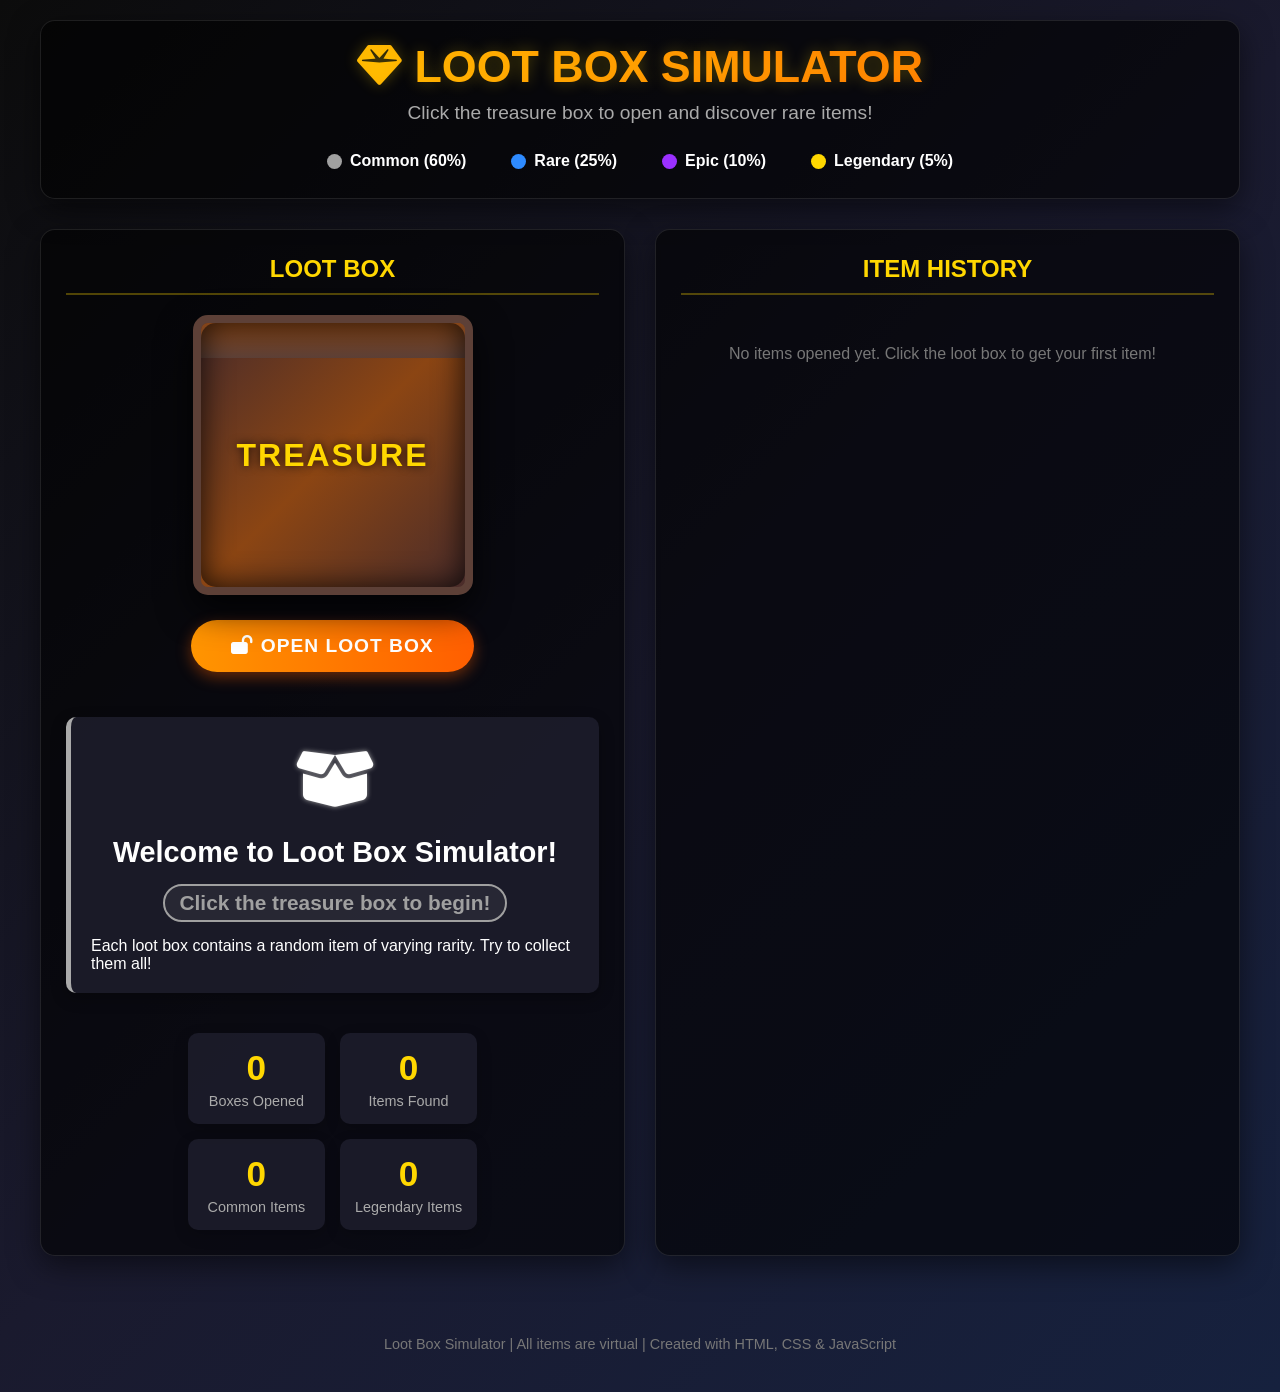
<file: projects/Loot_Box_Simulator/index.html>
<!DOCTYPE html>
<html lang="en">
<head>
    <meta charset="UTF-8">
    <meta name="viewport" content="width=device-width, initial-scale=1.0">
    <title>Loot Box Simulator</title>
    <link rel="stylesheet" href="https://cdnjs.cloudflare.com/ajax/libs/font-awesome/6.4.0/css/all.min.css">
    <style>
        * {
            margin: 0;
            padding: 0;
            box-sizing: border-box;
            font-family: 'Segoe UI', Tahoma, Geneva, Verdana, sans-serif;
        }
        
        body {
            background: linear-gradient(135deg, #0c0c0c 0%, #1a1a2e 50%, #16213e 100%);
            color: #fff;
            min-height: 100vh;
            padding: 20px;
            display: flex;
            flex-direction: column;
            align-items: center;
        }
        
        .container {
            max-width: 1200px;
            width: 100%;
            display: flex;
            flex-direction: column;
            gap: 30px;
        }
        
        header {
            text-align: center;
            padding: 20px;
            background: rgba(0, 0, 0, 0.6);
            border-radius: 15px;
            border: 1px solid rgba(255, 255, 255, 0.1);
            box-shadow: 0 10px 30px rgba(0, 0, 0, 0.5);
        }
        
        h1 {
            font-size: 2.8rem;
            margin-bottom: 10px;
            background: linear-gradient(90deg, #ffd700, #ff9500, #ff5e00);
            -webkit-background-clip: text;
            background-clip: text;
            color: transparent;
            text-shadow: 0 0 15px rgba(255, 215, 0, 0.3);
        }
        
        .subtitle {
            font-size: 1.2rem;
            color: #aaa;
            margin-bottom: 20px;
        }
        
        .main-content {
            display: flex;
            flex-wrap: wrap;
            gap: 30px;
            justify-content: center;
        }
        
        .left-panel, .right-panel {
            flex: 1;
            min-width: 300px;
            background: rgba(0, 0, 0, 0.6);
            border-radius: 15px;
            padding: 25px;
            border: 1px solid rgba(255, 255, 255, 0.1);
            box-shadow: 0 10px 30px rgba(0, 0, 0, 0.5);
        }
        
        .panel-title {
            font-size: 1.5rem;
            margin-bottom: 20px;
            color: #ffd700;
            text-align: center;
            padding-bottom: 10px;
            border-bottom: 2px solid rgba(255, 215, 0, 0.3);
        }
        
        /* Loot box styling */
        .loot-box-container {
            display: flex;
            flex-direction: column;
            align-items: center;
            gap: 25px;
        }
        
        .loot-box {
            width: 280px;
            height: 280px;
            background: linear-gradient(135deg, #4a2c2a 0%, #8b4513 50%, #4a2c2a 100%);
            border-radius: 15px;
            display: flex;
            justify-content: center;
            align-items: center;
            cursor: pointer;
            position: relative;
            box-shadow: 0 15px 35px rgba(0, 0, 0, 0.8);
            transition: transform 0.3s, box-shadow 0.3s;
            overflow: hidden;
            border: 8px solid #5d4037;
        }
        
        .loot-box:hover {
            transform: translateY(-5px);
            box-shadow: 0 20px 40px rgba(0, 0, 0, 0.9);
        }
        
        .loot-box:active {
            transform: translateY(2px);
        }
        
        .loot-box::before {
            content: '';
            position: absolute;
            width: 100%;
            height: 100%;
            background: linear-gradient(45deg, transparent 30%, rgba(255, 255, 255, 0.1) 50%, transparent 70%);
            top: 0;
            left: -100%;
            transition: left 0.7s;
        }
        
        .loot-box:hover::before {
            left: 100%;
        }
        
        .loot-box-lid {
            position: absolute;
            top: -5px;
            width: 100%;
            height: 40px;
            background: linear-gradient(to bottom, #8b4513, #5d4037);
            border-radius: 10px 10px 0 0;
            transition: transform 0.8s cubic-bezier(0.68, -0.55, 0.27, 1.55);
        }
        
        .loot-box.open .loot-box-lid {
            transform: rotateX(120deg);
            transform-origin: top;
        }
        
        .box-label {
            font-size: 2rem;
            font-weight: bold;
            color: #ffd700;
            text-shadow: 0 0 10px rgba(0, 0, 0, 0.8);
            letter-spacing: 2px;
        }
        
        .box-glow {
            position: absolute;
            width: 100%;
            height: 100%;
            border-radius: 15px;
            box-shadow: inset 0 0 30px rgba(0, 0, 0, 0.8);
            z-index: 1;
        }
        
        .open-button {
            background: linear-gradient(90deg, #ff9500, #ff5e00);
            border: none;
            color: white;
            padding: 15px 40px;
            font-size: 1.2rem;
            font-weight: bold;
            border-radius: 50px;
            cursor: pointer;
            transition: all 0.3s;
            box-shadow: 0 5px 15px rgba(255, 94, 0, 0.4);
            letter-spacing: 1px;
        }
        
        .open-button:hover {
            transform: translateY(-3px);
            box-shadow: 0 8px 20px rgba(255, 94, 0, 0.6);
        }
        
        .open-button:active {
            transform: translateY(1px);
            box-shadow: 0 3px 10px rgba(255, 94, 0, 0.4);
        }
        
        .open-button:disabled {
            background: linear-gradient(90deg, #555, #777);
            cursor: not-allowed;
            transform: none;
            box-shadow: none;
        }
        
        /* Item display */
        .item-display {
            display: flex;
            flex-direction: column;
            align-items: center;
            gap: 20px;
            margin-top: 20px;
            min-height: 300px;
        }
        
        .item-card {
            width: 100%;
            background: rgba(30, 30, 46, 0.8);
            border-radius: 10px;
            padding: 20px;
            display: flex;
            flex-direction: column;
            align-items: center;
            gap: 15px;
            box-shadow: 0 5px 15px rgba(0, 0, 0, 0.3);
            border-left: 5px solid #aaa;
            transition: transform 0.3s, border-color 0.3s;
        }
        
        .item-card:hover {
            transform: translateY(-5px);
        }
        
        .item-name {
            font-size: 1.8rem;
            font-weight: bold;
            text-align: center;
        }
        
        .item-rarity {
            font-size: 1.3rem;
            padding: 5px 15px;
            border-radius: 20px;
            font-weight: bold;
        }
        
        .rarity-common {
            color: #a0a0a0;
            border: 2px solid #a0a0a0;
            background: rgba(160, 160, 160, 0.1);
        }
        
        .rarity-rare {
            color: #2e8bff;
            border: 2px solid #2e8bff;
            background: rgba(46, 139, 255, 0.1);
        }
        
        .rarity-epic {
            color: #9b30ff;
            border: 2px solid #9b30ff;
            background: rgba(155, 48, 255, 0.1);
        }
        
        .rarity-legendary {
            color: #ffd700;
            border: 2px solid #ffd700;
            background: rgba(255, 215, 0, 0.1);
        }
        
        .item-icon {
            font-size: 4rem;
            margin: 10px 0;
        }
        
        .rarity-glow-common { text-shadow: 0 0 5px #a0a0a0; }
        .rarity-glow-rare { text-shadow: 0 0 10px #2e8bff; }
        .rarity-glow-epic { text-shadow: 0 0 15px #9b30ff; }
        .rarity-glow-legendary { 
            text-shadow: 0 0 20px #ffd700;
            animation: pulse-gold 2s infinite alternate;
        }
        
        @keyframes pulse-gold {
            from { filter: brightness(1); }
            to { filter: brightness(1.3); }
        }
        
        /* History panel */
        .history-container {
            max-height: 500px;
            overflow-y: auto;
            padding-right: 10px;
        }
        
        .history-container::-webkit-scrollbar {
            width: 8px;
        }
        
        .history-container::-webkit-scrollbar-track {
            background: rgba(255, 255, 255, 0.05);
            border-radius: 10px;
        }
        
        .history-container::-webkit-scrollbar-thumb {
            background: linear-gradient(180deg, #ff9500, #ff5e00);
            border-radius: 10px;
        }
        
        .history-item {
            display: flex;
            justify-content: space-between;
            align-items: center;
            padding: 12px 15px;
            margin-bottom: 10px;
            background: rgba(30, 30, 46, 0.8);
            border-radius: 8px;
            border-left: 4px solid #aaa;
            transition: all 0.3s;
        }
        
        .history-item:hover {
            background: rgba(40, 40, 56, 0.9);
            transform: translateX(5px);
        }
        
        .history-item-name {
            font-weight: bold;
            font-size: 1.1rem;
        }
        
        .history-item-rarity {
            padding: 3px 10px;
            border-radius: 15px;
            font-size: 0.9rem;
            font-weight: bold;
        }
        
        .history-item-time {
            font-size: 0.8rem;
            color: #aaa;
        }
        
        /* Stats panel */
        .stats-container {
            display: grid;
            grid-template-columns: repeat(2, 1fr);
            gap: 15px;
            margin-top: 20px;
        }
        
        .stat-box {
            background: rgba(30, 30, 46, 0.8);
            border-radius: 10px;
            padding: 15px;
            text-align: center;
            box-shadow: 0 5px 15px rgba(0, 0, 0, 0.2);
        }
        
        .stat-value {
            font-size: 2.2rem;
            font-weight: bold;
            color: #ffd700;
            margin-bottom: 5px;
        }
        
        .stat-label {
            font-size: 0.9rem;
            color: #aaa;
        }
        
        /* Rarity info */
        .rarity-info {
            display: flex;
            flex-wrap: wrap;
            gap: 15px;
            justify-content: center;
            margin-top: 20px;
        }
        
        .rarity-tag {
            display: flex;
            align-items: center;
            gap: 8px;
            padding: 8px 15px;
            border-radius: 20px;
            font-weight: bold;
        }
        
        .rarity-color {
            width: 15px;
            height: 15px;
            border-radius: 50%;
        }
        
        .color-common { background-color: #a0a0a0; }
        .color-rare { background-color: #2e8bff; }
        .color-epic { background-color: #9b30ff; }
        .color-legendary { background-color: #ffd700; }
        
        /* Animations */
        @keyframes openBox {
            0% { transform: scale(1); }
            50% { transform: scale(1.1); }
            100% { transform: scale(1); }
        }
        
        .box-opening {
            animation: openBox 0.5s ease-in-out;
        }
        
        @keyframes itemReveal {
            0% { transform: scale(0); opacity: 0; }
            70% { transform: scale(1.1); opacity: 1; }
            100% { transform: scale(1); opacity: 1; }
        }
        
        .item-reveal {
            animation: itemReveal 0.7s cubic-bezier(0.175, 0.885, 0.32, 1.275);
        }
        
        @keyframes glowLegendary {
            0%, 100% { box-shadow: 0 0 20px rgba(255, 215, 0, 0.5); }
            50% { box-shadow: 0 0 40px rgba(255, 215, 0, 0.8); }
        }
        
        .legendary-glow {
            animation: glowLegendary 1.5s infinite alternate;
        }
        
        /* Responsive adjustments */
        @media (max-width: 768px) {
            .main-content {
                flex-direction: column;
            }
            
            .left-panel, .right-panel {
                min-width: 100%;
            }
            
            h1 {
                font-size: 2.2rem;
            }
            
            .loot-box {
                width: 250px;
                height: 250px;
            }
        }
        
        footer {
            margin-top: 30px;
            text-align: center;
            color: #777;
            font-size: 0.9rem;
            padding: 20px;
            width: 100%;
        }
    </style>
</head>
<body>
    <div class="container">
        <header>
            <h1><i class="fas fa-gem"></i> LOOT BOX SIMULATOR</h1>
            <p class="subtitle">Click the treasure box to open and discover rare items!</p>
            
            <div class="rarity-info">
                <div class="rarity-tag">
                    <div class="rarity-color color-common"></div>
                    <span>Common (60%)</span>
                </div>
                <div class="rarity-tag">
                    <div class="rarity-color color-rare"></div>
                    <span>Rare (25%)</span>
                </div>
                <div class="rarity-tag">
                    <div class="rarity-color color-epic"></div>
                    <span>Epic (10%)</span>
                </div>
                <div class="rarity-tag">
                    <div class="rarity-color color-legendary"></div>
                    <span>Legendary (5%)</span>
                </div>
            </div>
        </header>
        
        <div class="main-content">
            <div class="left-panel">
                <h2 class="panel-title">LOOT BOX</h2>
                
                <div class="loot-box-container">
                    <div class="loot-box" id="lootBox">
                        <div class="loot-box-lid"></div>
                        <div class="box-glow"></div>
                        <div class="box-label">TREASURE</div>
                    </div>
                    
                    <button class="open-button" id="openButton">
                        <i class="fas fa-lock-open"></i> OPEN LOOT BOX
                    </button>
                    
                    <div class="item-display" id="itemDisplay">
                        <div class="item-card" id="currentItemCard" style="display: none;">
                            <div class="item-icon" id="itemIcon"></div>
                            <div class="item-name" id="itemName">Item Name</div>
                            <div class="item-rarity" id="itemRarity">Common</div>
                            <div class="item-description" id="itemDescription">Item description goes here</div>
                        </div>
                        
                        <div class="stats-container">
                            <div class="stat-box">
                                <div class="stat-value" id="totalOpened">0</div>
                                <div class="stat-label">Boxes Opened</div>
                            </div>
                            <div class="stat-box">
                                <div class="stat-value" id="totalItems">0</div>
                                <div class="stat-label">Items Found</div>
                            </div>
                            <div class="stat-box">
                                <div class="stat-value" id="commonCount">0</div>
                                <div class="stat-label">Common Items</div>
                            </div>
                            <div class="stat-box">
                                <div class="stat-value" id="legendaryCount">0</div>
                                <div class="stat-label">Legendary Items</div>
                            </div>
                        </div>
                    </div>
                </div>
            </div>
            
            <div class="right-panel">
                <h2 class="panel-title">ITEM HISTORY</h2>
                
                <div class="history-container" id="historyContainer">
                    <!-- History items will be added here by JavaScript -->
                    <div class="empty-history" id="emptyHistory">
                        <p style="text-align: center; color: #777; padding: 30px;">
                            No items opened yet. Click the loot box to get your first item!
                        </p>
                    </div>
                </div>
            </div>
        </div>
        
        <footer>
            <p>Loot Box Simulator | All items are virtual | Created with HTML, CSS & JavaScript</p>
        </footer>
    </div>

    <script>
        // Item database with different rarities
        const items = {
            common: [
                { name: "Copper Coin", icon: "fas fa-coins", description: "A simple copper coin, not very valuable." },
                { name: "Wooden Sword", icon: "fas fa-gavel", description: "A basic sword made of wood. Better than nothing." },
                { name: "Leather Cap", icon: "fas fa-hat-cowboy", description: "Simple head protection made from leather." },
                { name: "Minor Health Potion", icon: "fas fa-wine-bottle", description: "Restores a small amount of health." },
                { name: "Rusty Key", icon: "fas fa-key", description: "An old key that might open something." },
                { name: "Torch", icon: "fas fa-fire", description: "Provides light in dark places." },
                { name: "Rope", icon: "fas fa-link", description: "Useful for climbing or tying things." },
                { name: "Iron Ore", icon: "fas fa-mountain", description: "A chunk of unrefined iron." }
            ],
            rare: [
                { name: "Silver Ring", icon: "fas fa-ring", description: "A finely crafted ring made of silver." },
                { name: "Steel Sword", icon: "fas fa-sword", description: "A reliable sword made of hardened steel." },
                { name: "Magic Scroll", icon: "fas fa-scroll", description: "A scroll with a magical inscription." },
                { name: "Health Potion", icon: "fas fa-wine-bottle", description: "Restores a moderate amount of health." },
                { name: "Enchanted Amulet", icon: "fas fa-gem", description: "Provides minor magical protection." },
                { name: "Iron Shield", icon: "fas fa-shield-alt", description: "A sturdy shield for defense." },
                { name: "Gold Coin", icon: "fas fa-coins", description: "A valuable gold coin." }
            ],
            epic: [
                { name: "Dragon Scale", icon: "fas fa-dragon", description: "A rare scale from a mythical dragon." },
                { name: "Crystal Staff", icon: "fas fa-staff-snake", description: "A staff infused with magical crystals." },
                { name: "Elven Bow", icon: "fas fa-bow-arrow", description: "A beautifully crafted bow with excellent range." },
                { name: "Greater Health Potion", icon: "fas fa-flask", description: "Restores a large amount of health." },
                { name: "Royal Crown", icon: "fas fa-crown", description: "A crown fit for royalty." },
                { name: "Phoenix Feather", icon: "fas fa-feather-alt", description: "A rare feather with magical properties." }
            ],
            legendary: [
                { name: "Excalibur", icon: "fas fa-crown", description: "The legendary sword of kings." },
                { name: "Holy Grail", icon: "fas fa-wine-glass-alt", description: "A sacred artifact of immense power." },
                { name: "Dragon Slayer", icon: "fas fa-dragon", description: "A sword specifically forged to slay dragons." },
                { name: "Philosopher's Stone", icon: "fas fa-atom", description: "Can turn base metals into gold and grant immortality." },
                { name: "Thor's Hammer", icon: "fas fa-hammer", description: "The mighty hammer of the thunder god." }
            ]
        };

        // Rarity probabilities (must add up to 100)
        const rarityProbabilities = {
            common: 60,
            rare: 25,
            epic: 10,
            legendary: 5
        };

        // Rarity colors
        const rarityColors = {
            common: "#a0a0a0",
            rare: "#2e8bff",
            epic: "#9b30ff",
            legendary: "#ffd700"
        };

        // Rarity display names
        const rarityNames = {
            common: "Common",
            rare: "Rare",
            epic: "Epic",
            legendary: "Legendary"
        };

        // DOM Elements
        const lootBox = document.getElementById('lootBox');
        const openButton = document.getElementById('openButton');
        const currentItemCard = document.getElementById('currentItemCard');
        const itemIcon = document.getElementById('itemIcon');
        const itemName = document.getElementById('itemName');
        const itemRarity = document.getElementById('itemRarity');
        const itemDescription = document.getElementById('itemDescription');
        const historyContainer = document.getElementById('historyContainer');
        const emptyHistory = document.getElementById('emptyHistory');
        
        // Stats elements
        const totalOpened = document.getElementById('totalOpened');
        const totalItems = document.getElementById('totalItems');
        const commonCount = document.getElementById('commonCount');
        const legendaryCount = document.getElementById('legendaryCount');
        
        // Game state
        let stats = {
            totalOpened: 0,
            common: 0,
            rare: 0,
            epic: 0,
            legendary: 0
        };
        
        let history = [];
        
        // Initialize the app
        function init() {
            // Load saved data from localStorage if available
            const savedStats = localStorage.getItem('lootBoxStats');
            const savedHistory = localStorage.getItem('lootBoxHistory');
            
            if (savedStats) {
                stats = JSON.parse(savedStats);
                updateStatsDisplay();
            }
            
            if (savedHistory) {
                history = JSON.parse(savedHistory);
                updateHistoryDisplay();
            }
            
            // Add event listeners
            lootBox.addEventListener('click', openLootBox);
            openButton.addEventListener('click', openLootBox);
            
            // Show a welcome message if no items have been opened yet
            if (stats.totalOpened === 0) {
                showWelcomeMessage();
            }
        }
        
        // Show a welcome message in the item display
        function showWelcomeMessage() {
            currentItemCard.style.display = "flex";
            itemIcon.className = "item-icon fas fa-box-open";
            itemName.textContent = "Welcome to Loot Box Simulator!";
            itemRarity.textContent = "Click the treasure box to begin!";
            itemRarity.className = "item-rarity rarity-common";
            itemDescription.textContent = "Each loot box contains a random item of varying rarity. Try to collect them all!";
            
            // Add rarity glow
            itemIcon.className += " rarity-glow-common";
        }
        
        // Main function to open a loot box
        function openLootBox() {
            // Prevent multiple clicks while animation is running
            if (openButton.disabled) return;
            
            // Disable the button during animation
            openButton.disabled = true;
            openButton.innerHTML = '<i class="fas fa-spinner fa-spin"></i> OPENING...';
            
            // Reset loot box class
            lootBox.classList.remove('open');
            lootBox.classList.remove('box-opening');
            lootBox.classList.remove('legendary-glow');
            
            // Hide current item during animation
            currentItemCard.style.display = "none";
            
            // Trigger box opening animation
            setTimeout(() => {
                lootBox.classList.add('box-opening');
                lootBox.classList.add('open');
                
                // After animation, reveal the item
                setTimeout(() => {
                    const item = generateRandomItem();
                    revealItem(item);
                    
                    // Re-enable the button
                    openButton.disabled = false;
                    openButton.innerHTML = '<i class="fas fa-lock-open"></i> OPEN LOOT BOX';
                }, 800);
            }, 100);
        }
        
        // Generate a random item based on probabilities
        function generateRandomItem() {
            // Increment total opened count
            stats.totalOpened++;
            
            // Determine rarity based on probabilities
            const randomNum = Math.random() * 100;
            let selectedRarity = 'common';
            let cumulativeProbability = 0;
            
            for (const [rarity, probability] of Object.entries(rarityProbabilities)) {
                cumulativeProbability += probability;
                if (randomNum <= cumulativeProbability) {
                    selectedRarity = rarity;
                    break;
                }
            }
            
            // Update stats for the selected rarity
            stats[selectedRarity]++;
            
            // Select a random item from the chosen rarity
            const itemPool = items[selectedRarity];
            const randomIndex = Math.floor(Math.random() * itemPool.length);
            const selectedItem = {...itemPool[randomIndex]};
            
            // Add rarity info to the item
            selectedItem.rarity = selectedRarity;
            selectedItem.color = rarityColors[selectedRarity];
            selectedItem.rarityName = rarityNames[selectedRarity];
            
            // Add timestamp
            selectedItem.timestamp = new Date().toLocaleTimeString([], {hour: '2-digit', minute:'2-digit'});
            
            // Add to history
            history.unshift(selectedItem);
            
            // Keep only the last 20 items in history
            if (history.length > 20) {
                history = history.slice(0, 20);
            }
            
            // Save to localStorage
            saveGameState();
            
            return selectedItem;
        }
        
        // Reveal the item with animation
        function revealItem(item) {
            // Update the item display
            itemIcon.className = `item-icon ${item.icon}`;
            itemName.textContent = item.name;
            itemRarity.textContent = item.rarityName;
            itemDescription.textContent = item.description;
            
            // Set rarity-specific styles
            itemRarity.className = `item-rarity rarity-${item.rarity}`;
            
            // Remove previous rarity glows
            itemIcon.className = itemIcon.className.replace(/\brarity-glow-\w+\b/g, '');
            currentItemCard.style.borderLeftColor = item.color;
            
            // Add appropriate glow effect
            itemIcon.className += ` rarity-glow-${item.rarity}`;
            
            // Add special glow for legendary items
            if (item.rarity === 'legendary') {
                lootBox.classList.add('legendary-glow');
            }
            
            // Show the item card with animation
            currentItemCard.style.display = "flex";
            currentItemCard.classList.add('item-reveal');
            
            // Remove animation class after it completes
            setTimeout(() => {
                currentItemCard.classList.remove('item-reveal');
            }, 700);
            
            // Update stats and history displays
            updateStatsDisplay();
            updateHistoryDisplay();
        }
        
        // Update the stats display
        function updateStatsDisplay() {
            totalOpened.textContent = stats.totalOpened;
            totalItems.textContent = stats.common + stats.rare + stats.epic + stats.legendary;
            commonCount.textContent = stats.common;
            legendaryCount.textContent = stats.legendary;
        }
        
        // Update the history display
        function updateHistoryDisplay() {
            // Hide the empty history message
            emptyHistory.style.display = "none";
            
            // Clear current history display
            historyContainer.innerHTML = '';
            
            // Add each history item
            history.forEach(item => {
                const historyItem = document.createElement('div');
                historyItem.className = 'history-item';
                historyItem.style.borderLeftColor = item.color;
                
                historyItem.innerHTML = `
                    <div class="history-item-name">${item.name}</div>
                    <div class="history-item-rarity rarity-${item.rarity}">${item.rarityName}</div>
                    <div class="history-item-time">${item.timestamp}</div>
                `;
                
                historyContainer.appendChild(historyItem);
            });
        }
        
        // Save game state to localStorage
        function saveGameState() {
            localStorage.setItem('lootBoxStats', JSON.stringify(stats));
            localStorage.setItem('lootBoxHistory', JSON.stringify(history));
        }
        
        // Reset game data (for testing or if needed)
        function resetGameData() {
            if (confirm("Are you sure you want to reset all game data? This will clear your stats and history.")) {
                stats = {
                    totalOpened: 0,
                    common: 0,
                    rare: 0,
                    epic: 0,
                    legendary: 0
                };
                history = [];
                
                localStorage.removeItem('lootBoxStats');
                localStorage.removeItem('lootBoxHistory');
                
                updateStatsDisplay();
                updateHistoryDisplay();
                showWelcomeMessage();
                
                // Reset loot box appearance
                lootBox.classList.remove('legendary-glow');
                lootBox.classList.remove('open');
            }
        }
        
        // Add reset functionality to Ctrl+R (for testing)
        document.addEventListener('keydown', (e) => {
            if (e.ctrlKey && e.key === 'r') {
                e.preventDefault();
                resetGameData();
            }
        });
        
        // Add a secret reset button in the footer (for testing)
        document.querySelector('footer').addEventListener('dblclick', resetGameData);
        
        // Initialize the app when the page loads
        window.addEventListener('DOMContentLoaded', init);
    </script>
</body>
</html>
</file>
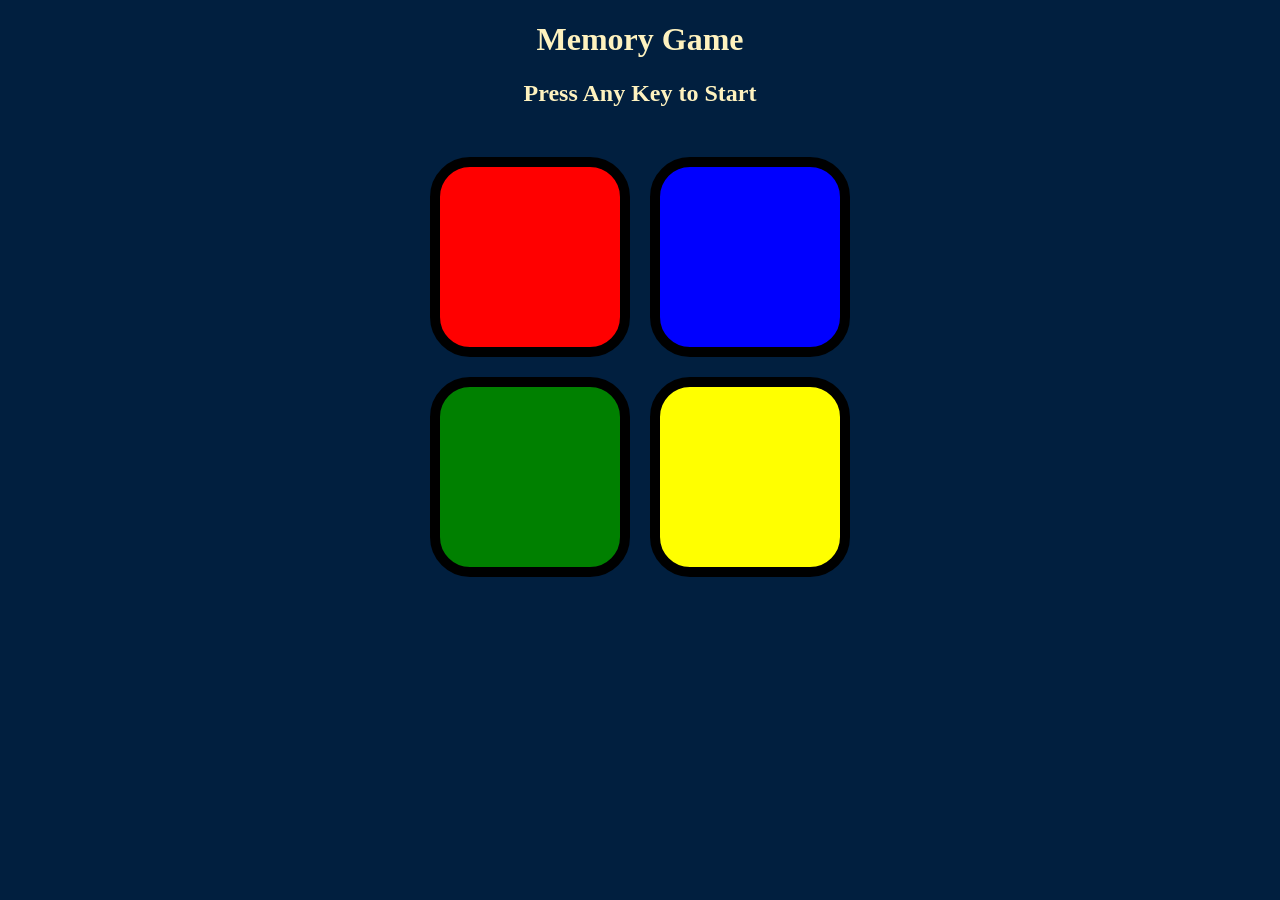
<file: projects/Memory-Game(Colors)/index.html>
<!DOCTYPE html>
<html lang="en">
<head>
    <meta charset="UTF-8">
    <meta name="viewport" content="width=device-width, initial-scale=1.0">
    <title>Color Sequence Game</title>
    <link rel="stylesheet" href="style.css">
</head>
<body>
    <div class="container">
        <h1>Memory Game</h1>
        <h2 id="level-title">Press Any Key to Start</h2>
        <div class="game-board">
            <div type="button" id="red" class="btn red"></div>
            <div type="button" id="blue" class="btn blue"></div>
            <div type="button" id="green" class="btn green"></div>
            <div type="button" id="yellow" class="btn yellow"></div>
        </div>
    </div>
    <script src="script.js"></script>
</body>
</html>
</file>
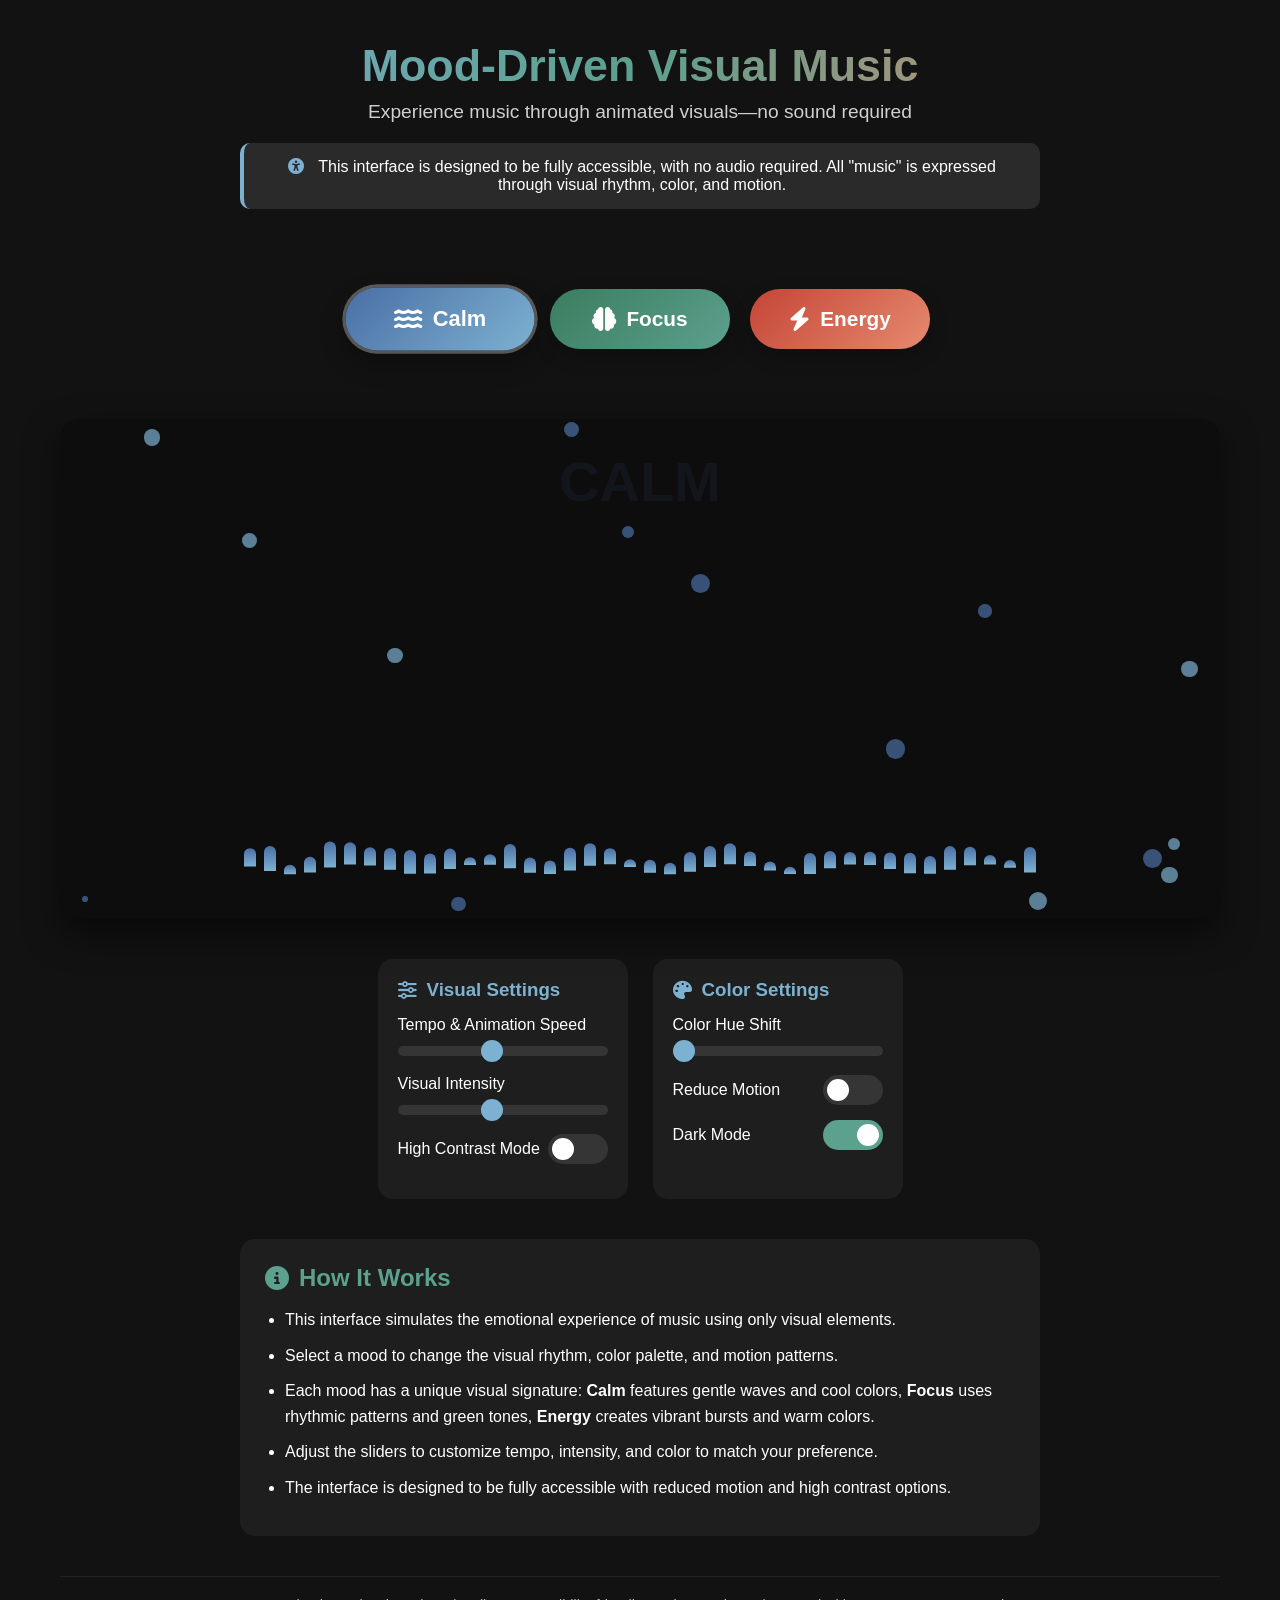
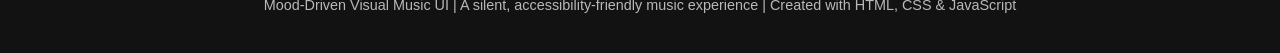
<file: projects/Mood_Driven_Music_UI/index.html>
<!DOCTYPE html>
<html lang="en">
<head>
    <meta charset="UTF-8">
    <meta name="viewport" content="width=device-width, initial-scale=1.0">
    <title>Mood-Driven Visual Music</title>
    <link rel="stylesheet" href="https://cdnjs.cloudflare.com/ajax/libs/font-awesome/6.4.0/css/all.min.css">
    <style>
        * {
            margin: 0;
            padding: 0;
            box-sizing: border-box;
            font-family: 'Segoe UI', Tahoma, Geneva, Verdana, sans-serif;
        }
        
        :root {
            --calm-primary: #4a6fa5;
            --calm-secondary: #7db1d1;
            --focus-primary: #3a7d5f;
            --focus-secondary: #5ca08e;
            --energy-primary: #c44536;
            --energy-secondary: #e68a6f;
            --dark-bg: #121212;
            --light-bg: #f8f9fa;
            --text-light: #ffffff;
            --text-dark: #333333;
        }
        
        body {
            background-color: var(--dark-bg);
            color: var(--text-light);
            min-height: 100vh;
            overflow-x: hidden;
            transition: background-color 0.5s ease;
        }
        
        .container {
            max-width: 1200px;
            margin: 0 auto;
            padding: 20px;
        }
        
        header {
            text-align: center;
            padding: 20px 0;
            margin-bottom: 30px;
        }
        
        h1 {
            font-size: 2.8rem;
            margin-bottom: 10px;
            background: linear-gradient(to right, #7db1d1, #5ca08e, #e68a6f);
            -webkit-background-clip: text;
            -webkit-text-fill-color: transparent;
            background-clip: text;
        }
        
        .subtitle {
            font-size: 1.2rem;
            opacity: 0.8;
            margin-bottom: 20px;
        }
        
        .accessibility-notice {
            background-color: rgba(255, 255, 255, 0.1);
            border-radius: 10px;
            padding: 15px;
            margin-bottom: 30px;
            max-width: 800px;
            margin-left: auto;
            margin-right: auto;
            text-align: center;
            border-left: 4px solid #7db1d1;
        }
        
        .accessibility-notice i {
            margin-right: 10px;
            color: #7db1d1;
        }
        
        .controls {
            display: flex;
            flex-direction: column;
            align-items: center;
            margin-bottom: 40px;
        }
        
        .mood-selector {
            display: flex;
            flex-wrap: wrap;
            justify-content: center;
            gap: 20px;
            margin-bottom: 30px;
        }
        
        .mood-btn {
            padding: 18px 30px;
            border-radius: 50px;
            font-size: 1.3rem;
            font-weight: 600;
            border: none;
            cursor: pointer;
            display: flex;
            align-items: center;
            transition: all 0.3s ease;
            min-width: 180px;
            justify-content: center;
            box-shadow: 0 8px 20px rgba(0, 0, 0, 0.2);
            transform: translateY(0);
        }
        
        .mood-btn:hover {
            transform: translateY(-5px);
            box-shadow: 0 12px 25px rgba(0, 0, 0, 0.3);
        }
        
        .mood-btn:active {
            transform: translateY(-2px);
        }
        
        .mood-btn i {
            margin-right: 10px;
            font-size: 1.5rem;
        }
        
        #calm-btn {
            background: linear-gradient(135deg, var(--calm-primary), var(--calm-secondary));
            color: white;
        }
        
        #focus-btn {
            background: linear-gradient(135deg, var(--focus-primary), var(--focus-secondary));
            color: white;
        }
        
        #energy-btn {
            background: linear-gradient(135deg, var(--energy-primary), var(--energy-secondary));
            color: white;
        }
        
        .active-mood {
            transform: scale(1.05);
            box-shadow: 0 0 0 3px rgba(255, 255, 255, 0.3), 0 12px 25px rgba(0, 0, 0, 0.3);
        }
        
        .visualizer-container {
            position: relative;
            width: 100%;
            height: 500px;
            background-color: rgba(0, 0, 0, 0.3);
            border-radius: 20px;
            overflow: hidden;
            margin-bottom: 40px;
            box-shadow: 0 15px 35px rgba(0, 0, 0, 0.5);
        }
        
        .waveform {
            position: absolute;
            bottom: 0;
            left: 0;
            width: 100%;
            height: 100%;
            display: flex;
            align-items: flex-end;
            justify-content: center;
            padding-bottom: 50px;
        }
        
        .wave-bar {
            width: 12px;
            margin: 0 4px;
            background: linear-gradient(to top, var(--calm-secondary), var(--calm-primary));
            border-radius: 6px 6px 0 0;
            transform-origin: bottom;
        }
        
        .mood-title {
            position: absolute;
            top: 30px;
            left: 0;
            width: 100%;
            text-align: center;
            font-size: 3.5rem;
            font-weight: 800;
            opacity: 0.1;
            z-index: 1;
            transition: all 0.8s ease;
        }
        
        .particles-container {
            position: absolute;
            top: 0;
            left: 0;
            width: 100%;
            height: 100%;
            pointer-events: none;
        }
        
        .particle {
            position: absolute;
            border-radius: 50%;
            opacity: 0.7;
        }
        
        .settings {
            display: flex;
            flex-wrap: wrap;
            justify-content: center;
            gap: 25px;
            margin-bottom: 40px;
        }
        
        .setting-group {
            background-color: rgba(255, 255, 255, 0.05);
            padding: 20px;
            border-radius: 15px;
            min-width: 250px;
        }
        
        .setting-group h3 {
            margin-bottom: 15px;
            color: #7db1d1;
            display: flex;
            align-items: center;
            gap: 10px;
        }
        
        .slider-container {
            margin-bottom: 15px;
        }
        
        .slider-container label {
            display: block;
            margin-bottom: 8px;
            font-weight: 500;
        }
        
        .slider {
            width: 100%;
            height: 10px;
            -webkit-appearance: none;
            appearance: none;
            background: rgba(255, 255, 255, 0.1);
            border-radius: 5px;
            outline: none;
        }
        
        .slider::-webkit-slider-thumb {
            -webkit-appearance: none;
            appearance: none;
            width: 22px;
            height: 22px;
            border-radius: 50%;
            cursor: pointer;
            background: var(--calm-secondary);
        }
        
        .slider::-moz-range-thumb {
            width: 22px;
            height: 22px;
            border-radius: 50%;
            cursor: pointer;
            background: var(--calm-secondary);
            border: none;
        }
        
        .toggle-switch {
            display: flex;
            align-items: center;
            justify-content: space-between;
            margin-bottom: 15px;
        }
        
        .switch {
            position: relative;
            display: inline-block;
            width: 60px;
            height: 30px;
        }
        
        .switch input {
            opacity: 0;
            width: 0;
            height: 0;
        }
        
        .slider-switch {
            position: absolute;
            cursor: pointer;
            top: 0;
            left: 0;
            right: 0;
            bottom: 0;
            background-color: rgba(255, 255, 255, 0.1);
            transition: .4s;
            border-radius: 34px;
        }
        
        .slider-switch:before {
            position: absolute;
            content: "";
            height: 22px;
            width: 22px;
            left: 4px;
            bottom: 4px;
            background-color: white;
            transition: .4s;
            border-radius: 50%;
        }
        
        input:checked + .slider-switch {
            background-color: var(--focus-secondary);
        }
        
        input:checked + .slider-switch:before {
            transform: translateX(30px);
        }
        
        .instructions {
            background-color: rgba(255, 255, 255, 0.05);
            padding: 25px;
            border-radius: 15px;
            max-width: 800px;
            margin: 0 auto 40px;
        }
        
        .instructions h2 {
            color: #5ca08e;
            margin-bottom: 15px;
            display: flex;
            align-items: center;
            gap: 10px;
        }
        
        .instructions ul {
            padding-left: 20px;
            line-height: 1.6;
        }
        
        .instructions li {
            margin-bottom: 10px;
        }
        
        footer {
            text-align: center;
            padding: 20px;
            margin-top: 30px;
            border-top: 1px solid rgba(255, 255, 255, 0.1);
            font-size: 0.9rem;
            opacity: 0.7;
        }
        
        @media (max-width: 768px) {
            .mood-selector {
                flex-direction: column;
                align-items: center;
            }
            
            .mood-btn {
                width: 100%;
                max-width: 300px;
            }
            
            .visualizer-container {
                height: 400px;
            }
            
            .mood-title {
                font-size: 2.5rem;
            }
            
            h1 {
                font-size: 2.2rem;
            }
        }
        
        /* Reduced motion support */
        @media (prefers-reduced-motion: reduce) {
            .wave-bar, .particle, .mood-title {
                animation-duration: 0.01ms !important;
                animation-iteration-count: 1 !important;
                transition-duration: 0.01ms !important;
            }
            
            .mood-btn:hover {
                transform: none;
            }
        }
        
        /* High contrast mode */
        @media (prefers-contrast: high) {
            .wave-bar, .particle {
                opacity: 1;
            }
            
            .mood-btn {
                border: 2px solid white;
            }
        }
    </style>
</head>
<body>
    <div class="container">
        <header>
            <h1>Mood-Driven Visual Music</h1>
            <p class="subtitle">Experience music through animated visuals—no sound required</p>
            
            <div class="accessibility-notice">
                <i class="fas fa-universal-access"></i>
                <span>This interface is designed to be fully accessible, with no audio required. All "music" is expressed through visual rhythm, color, and motion.</span>
            </div>
        </header>
        
        <main>
            <div class="controls">
                <div class="mood-selector">
                    <button id="calm-btn" class="mood-btn active-mood">
                        <i class="fas fa-water"></i> Calm
                    </button>
                    <button id="focus-btn" class="mood-btn">
                        <i class="fas fa-brain"></i> Focus
                    </button>
                    <button id="energy-btn" class="mood-btn">
                        <i class="fas fa-bolt"></i> Energy
                    </button>
                </div>
            </div>
            
            <div class="visualizer-container">
                <div class="mood-title" id="mood-title">CALM</div>
                
                <div class="waveform" id="waveform">
                    <!-- Wave bars will be generated by JavaScript -->
                </div>
                
                <div class="particles-container" id="particles-container">
                    <!-- Particles will be generated by JavaScript -->
                </div>
            </div>
            
            <div class="settings">
                <div class="setting-group">
                    <h3><i class="fas fa-sliders-h"></i> Visual Settings</h3>
                    
                    <div class="slider-container">
                        <label for="tempo-slider">Tempo & Animation Speed</label>
                        <input type="range" min="1" max="10" value="5" class="slider" id="tempo-slider">
                    </div>
                    
                    <div class="slider-container">
                        <label for="intensity-slider">Visual Intensity</label>
                        <input type="range" min="1" max="10" value="5" class="slider" id="intensity-slider">
                    </div>
                    
                    <div class="toggle-switch">
                        <span>High Contrast Mode</span>
                        <label class="switch">
                            <input type="checkbox" id="contrast-toggle">
                            <span class="slider-switch"></span>
                        </label>
                    </div>
                </div>
                
                <div class="setting-group">
                    <h3><i class="fas fa-palette"></i> Color Settings</h3>
                    
                    <div class="slider-container">
                        <label for="hue-slider">Color Hue Shift</label>
                        <input type="range" min="0" max="360" value="0" class="slider" id="hue-slider">
                    </div>
                    
                    <div class="toggle-switch">
                        <span>Reduce Motion</span>
                        <label class="switch">
                            <input type="checkbox" id="motion-toggle">
                            <span class="slider-switch"></span>
                        </label>
                    </div>
                    
                    <div class="toggle-switch">
                        <span>Dark Mode</span>
                        <label class="switch">
                            <input type="checkbox" id="darkmode-toggle" checked>
                            <span class="slider-switch"></span>
                        </label>
                    </div>
                </div>
            </div>
            
            <div class="instructions">
                <h2><i class="fas fa-info-circle"></i> How It Works</h2>
                <ul>
                    <li>This interface simulates the emotional experience of music using only visual elements.</li>
                    <li>Select a mood to change the visual rhythm, color palette, and motion patterns.</li>
                    <li>Each mood has a unique visual signature: <strong>Calm</strong> features gentle waves and cool colors, <strong>Focus</strong> uses rhythmic patterns and green tones, <strong>Energy</strong> creates vibrant bursts and warm colors.</li>
                    <li>Adjust the sliders to customize tempo, intensity, and color to match your preference.</li>
                    <li>The interface is designed to be fully accessible with reduced motion and high contrast options.</li>
                </ul>
            </div>
        </main>
        
        <footer>
            <p>Mood-Driven Visual Music UI | A silent, accessibility-friendly music experience | Created with HTML, CSS & JavaScript</p>
        </footer>
    </div>

    <script>
        // Current state
        let currentMood = 'calm';
        let animationSpeed = 5;
        let visualIntensity = 5;
        let hueShift = 0;
        let highContrast = false;
        let reduceMotion = false;
        let darkMode = true;
        
        // DOM Elements
        const calmBtn = document.getElementById('calm-btn');
        const focusBtn = document.getElementById('focus-btn');
        const energyBtn = document.getElementById('energy-btn');
        const moodTitle = document.getElementById('mood-title');
        const waveform = document.getElementById('waveform');
        const particlesContainer = document.getElementById('particles-container');
        const tempoSlider = document.getElementById('tempo-slider');
        const intensitySlider = document.getElementById('intensity-slider');
        const hueSlider = document.getElementById('hue-slider');
        const contrastToggle = document.getElementById('contrast-toggle');
        const motionToggle = document.getElementById('motion-toggle');
        const darkmodeToggle = document.getElementById('darkmode-toggle');
        
        // Mood data with visual properties
        const moods = {
            calm: {
                title: "CALM",
                primaryColor: "#4a6fa5",
                secondaryColor: "#7db1d1",
                waveCount: 40,
                waveHeightMultiplier: 0.7,
                particleCount: 15,
                particleSpeed: 1.5,
                waveAnimation: "calmWave"
            },
            focus: {
                title: "FOCUS",
                primaryColor: "#3a7d5f",
                secondaryColor: "#5ca08e",
                waveCount: 60,
                waveHeightMultiplier: 0.9,
                particleCount: 10,
                particleSpeed: 2.0,
                waveAnimation: "focusWave"
            },
            energy: {
                title: "ENERGY",
                primaryColor: "#c44536",
                secondaryColor: "#e68a6f",
                waveCount: 80,
                waveHeightMultiplier: 1.2,
                particleCount: 25,
                particleSpeed: 3.0,
                waveAnimation: "energyWave"
            }
        };
        
        // Initialize the visualizer
        function initVisualizer() {
            createWaveBars();
            createParticles();
            updateVisualizer();
            
            // Start animation
            animateVisuals();
            
            // Set up event listeners
            setupEventListeners();
        }
        
        // Create waveform bars
        function createWaveBars() {
            waveform.innerHTML = '';
            const mood = moods[currentMood];
            
            for (let i = 0; i < mood.waveCount; i++) {
                const bar = document.createElement('div');
                bar.className = 'wave-bar';
                bar.style.height = `${10 + Math.random() * 30}px`;
                waveform.appendChild(bar);
            }
        }
        
        // Create particles
        function createParticles() {
            particlesContainer.innerHTML = '';
            const mood = moods[currentMood];
            
            for (let i = 0; i < mood.particleCount; i++) {
                const particle = document.createElement('div');
                particle.className = 'particle';
                
                // Random size between 5 and 20px
                const size = 5 + Math.random() * 15;
                particle.style.width = `${size}px`;
                particle.style.height = `${size}px`;
                
                // Random position
                particle.style.left = `${Math.random() * 100}%`;
                particle.style.top = `${Math.random() * 100}%`;
                
                // Random color
                const colorChoice = Math.random() > 0.5 ? mood.primaryColor : mood.secondaryColor;
                particle.style.backgroundColor = colorChoice;
                
                particlesContainer.appendChild(particle);
            }
        }
        
        // Update visualizer based on current settings
        function updateVisualizer() {
            const mood = moods[currentMood];
            
            // Update title
            moodTitle.textContent = mood.title;
            
            // Calculate adjusted colors based on hue shift
            const primaryColor = adjustHue(mood.primaryColor, hueShift);
            const secondaryColor = adjustHue(mood.secondaryColor, hueShift);
            
            // Update waveform bars
            const waveBars = document.querySelectorAll('.wave-bar');
            waveBars.forEach((bar, index) => {
                // Calculate color gradient based on position
                const position = index / waveBars.length;
                const r = interpolateColor(primaryColor, secondaryColor, position);
                
                // Apply color and animation
                bar.style.background = `linear-gradient(to top, ${secondaryColor}, ${primaryColor})`;
                
                // Set animation with current speed
                const animationDuration = 1 + (10 - animationSpeed) * 0.5;
                const animationName = reduceMotion ? 'none' : mood.waveAnimation;
                
                bar.style.animation = `${animationName} ${animationDuration}s ease-in-out infinite`;
                bar.style.animationDelay = `${index * 0.05}s`;
                
                // Adjust height based on intensity
                const baseHeight = 10 + Math.random() * 30;
                const intensityMultiplier = 0.5 + (visualIntensity / 10);
                bar.style.height = `${baseHeight * intensityMultiplier * mood.waveHeightMultiplier}px`;
            });
            
            // Update particles
            const particles = document.querySelectorAll('.particle');
            particles.forEach((particle, index) => {
                // Calculate color
                const colorChoice = index % 2 === 0 ? primaryColor : secondaryColor;
                particle.style.backgroundColor = colorChoice;
                
                // Set animation with current speed
                if (!reduceMotion) {
                    const animationDuration = 3 + (10 - mood.particleSpeed) * 2;
                    particle.style.animation = `floatParticle ${animationDuration}s ease-in-out infinite`;
                    particle.style.animationDelay = `${index * 0.2}s`;
                } else {
                    particle.style.animation = 'none';
                }
                
                // Adjust opacity based on contrast setting
                particle.style.opacity = highContrast ? '1' : '0.7';
            });
            
            // Update container background
            const visualizerContainer = document.querySelector('.visualizer-container');
            visualizerContainer.style.background = `linear-gradient(135deg, 
                rgba(${hexToRgb(primaryColor)}, 0.1), 
                rgba(${hexToRgb(secondaryColor)}, 0.05))`;
            
            // Update mood title color
            moodTitle.style.color = primaryColor;
            
            // Update slider thumb colors
            document.documentElement.style.setProperty('--calm-secondary', secondaryColor);
        }
        
        // Main animation loop
        function animateVisuals() {
            if (reduceMotion) return;
            
            // Animate waveform bars with slight random variations
            const waveBars = document.querySelectorAll('.wave-bar');
            waveBars.forEach((bar, index) => {
                // Add subtle random movement
                const randomOffset = Math.sin(Date.now() / 1000 + index) * 5;
                bar.style.transform = `scaleY(${1 + (visualIntensity / 100) * Math.sin(Date.now() / (1000 - animationSpeed * 80) + index)}) translateY(${randomOffset}px)`;
            });
            
            // Continue animation
            requestAnimationFrame(animateVisuals);
        }
        
        // Set up event listeners
        function setupEventListeners() {
            // Mood buttons
            calmBtn.addEventListener('click', () => setMood('calm'));
            focusBtn.addEventListener('click', () => setMood('focus'));
            energyBtn.addEventListener('click', () => setMood('energy'));
            
            // Sliders
            tempoSlider.addEventListener('input', () => {
                animationSpeed = parseInt(tempoSlider.value);
                updateVisualizer();
            });
            
            intensitySlider.addEventListener('input', () => {
                visualIntensity = parseInt(intensitySlider.value);
                updateVisualizer();
            });
            
            hueSlider.addEventListener('input', () => {
                hueShift = parseInt(hueSlider.value);
                updateVisualizer();
            });
            
            // Toggles
            contrastToggle.addEventListener('change', () => {
                highContrast = contrastToggle.checked;
                updateVisualizer();
            });
            
            motionToggle.addEventListener('change', () => {
                reduceMotion = motionToggle.checked;
                if (reduceMotion) {
                    document.body.classList.add('reduced-motion');
                } else {
                    document.body.classList.remove('reduced-motion');
                    animateVisuals();
                }
                updateVisualizer();
            });
            
            darkmodeToggle.addEventListener('change', () => {
                darkMode = darkmodeToggle.checked;
                if (darkMode) {
                    document.body.style.backgroundColor = 'var(--dark-bg)';
                    document.body.style.color = 'var(--text-light)';
                } else {
                    document.body.style.backgroundColor = 'var(--light-bg)';
                    document.body.style.color = 'var(--text-dark)';
                }
            });
        }
        
        // Set the current mood
        function setMood(mood) {
            currentMood = mood;
            
            // Update active button
            document.querySelectorAll('.mood-btn').forEach(btn => btn.classList.remove('active-mood'));
            
            if (mood === 'calm') calmBtn.classList.add('active-mood');
            if (mood === 'focus') focusBtn.classList.add('active-mood');
            if (mood === 'energy') energyBtn.classList.add('active-mood');
            
            // Recreate visual elements for new mood
            createWaveBars();
            createParticles();
            updateVisualizer();
        }
        
        // Color utility functions
        function adjustHue(hex, hueShift) {
            // Convert hex to HSL, adjust hue, convert back to hex
            const rgb = hexToRgb(hex);
            const hsl = rgbToHsl(rgb.r, rgb.g, rgb.b);
            hsl.h = (hsl.h + hueShift) % 360;
            const newRgb = hslToRgb(hsl.h, hsl.s, hsl.l);
            return rgbToHex(newRgb.r, newRgb.g, newRgb.b);
        }
        
        function hexToRgb(hex) {
            const result = /^#?([a-f\d]{2})([a-f\d]{2})([a-f\d]{2})$/i.exec(hex);
            return result ? {
                r: parseInt(result[1], 16),
                g: parseInt(result[2], 16),
                b: parseInt(result[3], 16)
            } : {r: 0, g: 0, b: 0};
        }
        
        function rgbToHex(r, g, b) {
            return "#" + ((1 << 24) + (r << 16) + (g << 8) + b).toString(16).slice(1);
        }
        
        function rgbToHsl(r, g, b) {
            r /= 255, g /= 255, b /= 255;
            const max = Math.max(r, g, b), min = Math.min(r, g, b);
            let h, s, l = (max + min) / 2;
            
            if (max === min) {
                h = s = 0; // achromatic
            } else {
                const d = max - min;
                s = l > 0.5 ? d / (2 - max - min) : d / (max + min);
                switch (max) {
                    case r: h = (g - b) / d + (g < b ? 6 : 0); break;
                    case g: h = (b - r) / d + 2; break;
                    case b: h = (r - g) / d + 4; break;
                }
                h /= 6;
            }
            
            return { h: h * 360, s: s * 100, l: l * 100 };
        }
        
        function hslToRgb(h, s, l) {
            h /= 360;
            s /= 100;
            l /= 100;
            let r, g, b;
            
            if (s === 0) {
                r = g = b = l; // achromatic
            } else {
                const hue2rgb = (p, q, t) => {
                    if (t < 0) t += 1;
                    if (t > 1) t -= 1;
                    if (t < 1/6) return p + (q - p) * 6 * t;
                    if (t < 1/2) return q;
                    if (t < 2/3) return p + (q - p) * (2/3 - t) * 6;
                    return p;
                };
                
                const q = l < 0.5 ? l * (1 + s) : l + s - l * s;
                const p = 2 * l - q;
                r = hue2rgb(p, q, h + 1/3);
                g = hue2rgb(p, q, h);
                b = hue2rgb(p, q, h - 1/3);
            }
            
            return { r: Math.round(r * 255), g: Math.round(g * 255), b: Math.round(b * 255) };
        }
        
        function interpolateColor(color1, color2, factor) {
            const rgb1 = hexToRgb(color1);
            const rgb2 = hexToRgb(color2);
            
            const r = Math.round(rgb1.r + (rgb2.r - rgb1.r) * factor);
            const g = Math.round(rgb1.g + (rgb2.g - rgb1.g) * factor);
            const b = Math.round(rgb1.b + (rgb2.b - rgb1.b) * factor);
            
            return rgbToHex(r, g, b);
        }
        
        // Add CSS animations for waveforms
        function addWaveAnimations() {
            const style = document.createElement('style');
            style.textContent = `
                @keyframes calmWave {
                    0%, 100% { transform: scaleY(1); }
                    50% { transform: scaleY(1.2); }
                }
                
                @keyframes focusWave {
                    0%, 100% { transform: scaleY(1); }
                    25% { transform: scaleY(1.3); }
                    75% { transform: scaleY(0.9); }
                }
                
                @keyframes energyWave {
                    0%, 100% { transform: scaleY(1); }
                    20% { transform: scaleY(1.8); }
                    40% { transform: scaleY(0.7); }
                    60% { transform: scaleY(1.4); }
                    80% { transform: scaleY(0.9); }
                }
                
                @keyframes floatParticle {
                    0%, 100% { 
                        transform: translate(0, 0) rotate(0deg); 
                    }
                    25% { 
                        transform: translate(20px, -30px) rotate(90deg); 
                    }
                    50% { 
                        transform: translate(-15px, -50px) rotate(180deg); 
                    }
                    75% { 
                        transform: translate(10px, -20px) rotate(270deg); 
                    }
                }
            `;
            document.head.appendChild(style);
        }
        
        // Initialize when page loads
        window.addEventListener('DOMContentLoaded', () => {
            addWaveAnimations();
            initVisualizer();
        });
    </script>
</body>
</html>
</file>
<file: projects/color-code-converter/style.css>
body {
  font-family: Arial, sans-serif;
  background: #f4f4f4;
}

.container {
  max-width: 400px;
  margin: 50px auto;
  background: #ffffff;
  padding: 20px;
  border-radius: 8px;
}

h1 {
  text-align: center;
}

.section {
  margin-top: 20px;
}

input {
  width: 100%;
  padding: 8px;
  margin: 5px 0;
}

button {
  width: 100%;
  padding: 8px;
  margin-top: 5px;
  background: #333;
  color: white;
  border: none;
  cursor: pointer;
}

button:hover {
  background: #555;
}

p {
  margin-top: 10px;
  font-weight: bold;
}
</file>
<file: projects/currency-converter/style.css>
* {
    box-sizing: border-box;
    font-family: system-ui, -apple-system, BlinkMacSystemFont, sans-serif;
  }
  
  body {
    background: #0f172a;
    color: #e5e7eb;
    height: 100vh;
    display: flex;
    align-items: center;
    justify-content: center;
  }
  
  .converter {
    background: #020617;
    padding: 2rem;
    width: 320px;
    border-radius: 14px;
    box-shadow: 0 20px 40px rgba(0,0,0,0.4);
    text-align: center;
  }
  
  h1 {
    font-size: 1.4rem;
    margin-bottom: 1.5rem;
    color: #38bdf8;
  }
  
  input {
    width: 100%;
    padding: 0.75rem;
    font-size: 1rem;
    border-radius: 8px;
    border: none;
    outline: none;
    margin-bottom: 1rem;
    background: #020617;
    color: #e5e7eb;
    border: 1px solid #1e293b;
  }
  
  .selectors {
    display: flex;
    align-items: center;
    justify-content: space-between;
    gap: 0.5rem;
    margin-bottom: 1rem;
  }
  
  select {
    flex: 1;
    padding: 0.6rem;
    border-radius: 8px;
    background: #020617;
    color: #e5e7eb;
    border: 1px solid #1e293b;
    outline: none;
  }
  
  .selectors span {
    color: #38bdf8;
    font-size: 1.2rem;
  }
  
  button {
    width: 100%;
    padding: 0.75rem;
    border: none;
    border-radius: 10px;
    background: linear-gradient(135deg, #38bdf8, #6366f1);
    color: #020617;
    font-weight: 600;
    cursor: pointer;
    transition: transform 0.2s ease;
  }
  
  button:hover {
    transform: translateY(-2px);
  }
  
  .result {
    margin-top: 1.2rem;
    font-size: 1.1rem;
    font-weight: 500;
    color: #a5b4fc;
  }
</file>
<file: projects/digital-clock/style.css>
* {
  margin: 0;
  padding: 0;
  box-sizing: border-box;
}

:root {
  /* Light Theme */
  --bg-primary: #f0f4f8;
  --bg-secondary: #ffffff;
  --bg-tertiary: #e2e8f0;
  --text-primary: #1e293b;
  --text-secondary: #64748b;
  --text-muted: #94a3b8;
  --accent: #6366f1;
  --accent-light: #818cf8;
  --accent-dark: #4f46e5;
  --success: #10b981;
  --warning: #f59e0b;
  --danger: #ef4444;
  --shadow: 0 10px 40px rgba(0, 0, 0, 0.1);
  --shadow-sm: 0 4px 15px rgba(0, 0, 0, 0.05);
  --glass: rgba(255, 255, 255, 0.8);
  --border: rgba(0, 0, 0, 0.1);
}

[data-theme="dark"] {
  --bg-primary: #0f172a;
  --bg-secondary: #1e293b;
  --bg-tertiary: #334155;
  --text-primary: #f8fafc;
  --text-secondary: #94a3b8;
  --text-muted: #64748b;
  --shadow: 0 10px 40px rgba(0, 0, 0, 0.3);
  --shadow-sm: 0 4px 15px rgba(0, 0, 0, 0.2);
  --glass: rgba(30, 41, 59, 0.8);
  --border: rgba(255, 255, 255, 0.1);
}

html,
body {
  height: 100%;
}

body {
  font-family: "Poppins", sans-serif;
  background: var(--bg-primary);
  min-height: 100vh;
  display: flex;
  align-items: center;
  justify-content: center;
  padding: 20px;
  transition: background 0.3s ease;
}

/* App Container */
.app-container {
  width: 100%;
  max-width: 500px;
  position: relative;
}

/* Fullscreen Mode */
.app-container.fullscreen {
  position: fixed;
  top: 0;
  left: 0;
  right: 0;
  bottom: 0;
  max-width: 100%;
  width: 100%;
  height: 100vh;
  padding: 0;
  z-index: 9999;
  display: flex;
  flex-direction: column;
  overflow: hidden;
}

.app-container.fullscreen .clock-container {
  flex: 1;
  border-radius: 0;
  display: flex;
  flex-direction: column;
  max-height: 100vh;
  overflow: hidden;
}

.app-container.fullscreen .tab-nav {
  flex-shrink: 0;
}

.app-container.fullscreen .tab-content {
  flex: 1;
  display: flex;
  flex-direction: column;
  justify-content: center;
  align-items: center;
  overflow: hidden;
}

.app-container.fullscreen .tab-content:not(.active) {
  display: none;
}

.app-container.fullscreen .time-value {
  font-size: clamp(4rem, 12vw, 10rem);
  min-width: auto;
}

.app-container.fullscreen .time-separator {
  font-size: clamp(3rem, 10vw, 8rem);
}

.app-container.fullscreen .time-label {
  font-size: 1rem;
}

.app-container.fullscreen .world-clocks {
  display: none;
}

.app-container.fullscreen .back-link {
  display: none;
}

.app-container.fullscreen .theme-toggle {
  top: 20px;
  right: 20px;
}

.app-container.fullscreen .clock-display {
  transform: scale(1);
}

.app-container.fullscreen .date-display {
  font-size: 1.2rem;
  margin-bottom: 30px;
}

.app-container.fullscreen .clock-settings {
  margin-top: 40px;
}

/* Theme Toggle */
.theme-toggle {
  position: absolute;
  top: -60px;
  right: 10px;
  width: 45px;
  height: 45px;
  border: none;
  background: var(--bg-secondary);
  border-radius: 50%;
  cursor: pointer;
  display: flex;
  align-items: center;
  justify-content: center;
  font-size: 1.2rem;
  color: var(--text-primary);
  box-shadow: var(--shadow-sm);
  transition: all 0.3s ease;
  z-index: 100;
}

.theme-toggle:hover {
  transform: scale(1.1);
  background: var(--accent);
  color: white;
}

/* Clock Container */
.clock-container {
  background: var(--bg-secondary);
  border-radius: 24px;
  box-shadow: var(--shadow);
  overflow: hidden;
  transition: all 0.3s ease;
}

/* Tab Navigation */
.tab-nav {
  display: flex;
  background: var(--bg-tertiary);
  padding: 10px;
  gap: 5px;
}

.tab-btn {
  flex: 1;
  display: flex;
  flex-direction: column;
  align-items: center;
  gap: 4px;
  padding: 12px 8px;
  border: none;
  background: transparent;
  border-radius: 12px;
  cursor: pointer;
  color: var(--text-secondary);
  font-family: "Poppins", sans-serif;
  font-size: 0.7rem;
  font-weight: 500;
  transition: all 0.3s ease;
}

.tab-btn i {
  font-size: 1.1rem;
}

.tab-btn:hover {
  background: var(--bg-secondary);
  color: var(--accent);
}

.tab-btn.active {
  background: var(--bg-secondary);
  color: var(--accent);
  box-shadow: var(--shadow-sm);
}

/* Tab Content */
.tab-content {
  display: none;
  padding: 25px;
  animation: fadeIn 0.3s ease;
}

.tab-content.active {
  display: block;
}

@keyframes fadeIn {
  from {
    opacity: 0;
    transform: translateY(10px);
  }
  to {
    opacity: 1;
    transform: translateY(0);
  }
}

/* ==================== CLOCK TAB ==================== */
.clock-display {
  text-align: center;
}

.date-display {
  display: flex;
  align-items: center;
  justify-content: center;
  gap: 10px;
  margin-bottom: 20px;
  color: var(--text-secondary);
  font-size: 0.95rem;
  flex-wrap: wrap;
}

.day-name {
  font-weight: 600;
  color: var(--accent);
}

.date-separator {
  color: var(--text-muted);
}

.time-display {
  display: flex;
  align-items: center;
  justify-content: center;
  gap: 15px;
  margin-bottom: 15px;
  flex-wrap: wrap;
}

.time-group {
  display: flex;
  align-items: center;
  gap: 5px;
}

.time-segment {
  text-align: center;
}

.time-value {
  display: block;
  font-family: "Orbitron", monospace;
  font-size: clamp(2.5rem, 10vw, 4rem);
  font-weight: 700;
  color: var(--text-primary);
  line-height: 1;
  min-width: 80px;
  background: linear-gradient(135deg, var(--accent), var(--accent-light));
  -webkit-background-clip: text;
  -webkit-text-fill-color: transparent;
  background-clip: text;
}

.time-label {
  display: block;
  font-size: 0.7rem;
  color: var(--text-muted);
  text-transform: uppercase;
  letter-spacing: 1px;
  margin-top: 5px;
}

.time-separator {
  font-family: "Orbitron", monospace;
  font-size: clamp(2rem, 8vw, 3rem);
  color: var(--accent);
  animation: blink 1s infinite;
  margin-bottom: 20px;
}

@keyframes blink {
  0%,
  50% {
    opacity: 1;
  }
  51%,
  100% {
    opacity: 0.3;
  }
}

.period-display {
  display: flex;
  flex-direction: column;
  gap: 5px;
}

.period {
  display: block;
  padding: 8px 15px;
  background: var(--accent);
  color: white;
  border-radius: 10px;
  font-size: 1rem;
  font-weight: 600;
}

.timezone-display {
  display: flex;
  align-items: center;
  justify-content: center;
  gap: 8px;
  margin-bottom: 25px;
  color: var(--text-muted);
  font-size: 0.85rem;
}

.timezone-display i {
  color: var(--accent);
}

.clock-settings {
  display: flex;
  justify-content: center;
  gap: 15px;
  margin-bottom: 30px;
  flex-wrap: wrap;
}

.setting-btn {
  display: flex;
  align-items: center;
  gap: 8px;
  padding: 10px 20px;
  background: var(--bg-tertiary);
  border: none;
  border-radius: 25px;
  cursor: pointer;
  color: var(--text-secondary);
  font-family: "Poppins", sans-serif;
  font-size: 0.85rem;
  font-weight: 500;
  transition: all 0.3s ease;
}

.setting-btn:hover {
  background: var(--accent);
  color: white;
}

/* World Clocks */
.world-clocks {
  border-top: 1px solid var(--border);
  padding-top: 25px;
}

.world-clocks h3 {
  font-size: 0.9rem;
  color: var(--text-secondary);
  margin-bottom: 15px;
  display: flex;
  align-items: center;
  gap: 8px;
}

.world-clocks h3 i {
  color: var(--accent);
}

.world-clock-grid {
  display: flex;
  flex-direction: column;
  gap: 10px;
  margin-bottom: 15px;
}

.world-clock-item {
  display: flex;
  align-items: center;
  justify-content: space-between;
  padding: 15px;
  background: var(--bg-tertiary);
  border-radius: 12px;
  transition: all 0.3s ease;
}

.world-clock-item:hover {
  transform: translateX(5px);
}

.world-clock-info {
  display: flex;
  flex-direction: column;
}

.world-clock-city {
  font-weight: 600;
  color: var(--text-primary);
  font-size: 0.95rem;
}

.world-clock-diff {
  font-size: 0.75rem;
  color: var(--text-muted);
}

.world-clock-time {
  display: flex;
  align-items: center;
  gap: 10px;
}

.world-clock-time span:first-child {
  font-family: "Orbitron", monospace;
  font-size: 1.3rem;
  font-weight: 600;
  color: var(--accent);
}

.world-clock-delete {
  width: 30px;
  height: 30px;
  border: none;
  background: var(--danger);
  color: white;
  border-radius: 50%;
  cursor: pointer;
  opacity: 0;
  transition: all 0.3s ease;
  display: flex;
  align-items: center;
  justify-content: center;
  font-size: 0.8rem;
}

.world-clock-item:hover .world-clock-delete {
  opacity: 1;
}

.add-clock-btn {
  width: 100%;
  padding: 12px;
  background: transparent;
  border: 2px dashed var(--border);
  border-radius: 12px;
  color: var(--text-muted);
  font-family: "Poppins", sans-serif;
  font-size: 0.9rem;
  cursor: pointer;
  transition: all 0.3s ease;
}

.add-clock-btn:hover {
  border-color: var(--accent);
  color: var(--accent);
  background: var(--bg-tertiary);
}

/* ==================== STOPWATCH TAB ==================== */
.stopwatch-display {
  text-align: center;
  padding: 40px 0;
}

.stopwatch-time {
  font-family: "Orbitron", monospace;
  font-size: clamp(2rem, 8vw, 3rem);
  font-weight: 700;
  color: var(--text-primary);
}

.sw-separator {
  color: var(--accent);
  margin: 0 2px;
}

.sw-milliseconds {
  font-size: clamp(1.5rem, 5vw, 2rem);
  color: var(--text-secondary);
}

.stopwatch-controls {
  display: flex;
  justify-content: center;
  gap: 20px;
  margin-bottom: 30px;
}

.sw-btn {
  width: 60px;
  height: 60px;
  border: none;
  border-radius: 50%;
  cursor: pointer;
  font-size: 1.3rem;
  display: flex;
  align-items: center;
  justify-content: center;
  transition: all 0.3s ease;
}

.sw-btn:disabled {
  opacity: 0.3;
  cursor: not-allowed;
}

.sw-btn.start {
  background: var(--success);
  color: white;
}
.sw-btn.pause {
  background: var(--warning);
  color: white;
}
.sw-btn.lap {
  background: var(--accent);
  color: white;
}
.sw-btn.reset {
  background: var(--danger);
  color: white;
}

.sw-btn:hover:not(:disabled) {
  transform: scale(1.1);
  box-shadow: 0 5px 20px rgba(0, 0, 0, 0.2);
}

.laps-container {
  border-top: 1px solid var(--border);
  padding-top: 20px;
}

.laps-container h4 {
  font-size: 0.9rem;
  color: var(--text-secondary);
  margin-bottom: 15px;
  display: flex;
  align-items: center;
  gap: 8px;
}

.laps-list {
  max-height: 200px;
  overflow-y: auto;
}

.no-laps {
  text-align: center;
  color: var(--text-muted);
  font-size: 0.9rem;
  padding: 20px;
}

.lap-item {
  display: flex;
  justify-content: space-between;
  align-items: center;
  padding: 12px 15px;
  background: var(--bg-tertiary);
  border-radius: 10px;
  margin-bottom: 8px;
}

.lap-number {
  font-weight: 600;
  color: var(--accent);
}
.lap-time {
  font-family: "Orbitron", monospace;
  font-weight: 500;
  color: var(--text-primary);
}
.lap-diff {
  font-size: 0.8rem;
  color: var(--text-muted);
}
.lap-item.best {
  border-left: 3px solid var(--success);
}
.lap-item.worst {
  border-left: 3px solid var(--danger);
}

/* ==================== TIMER TAB ==================== */
.timer-setup {
  text-align: center;
}

.timer-input-group {
  display: flex;
  align-items: center;
  justify-content: center;
  gap: 10px;
  margin-bottom: 25px;
  flex-wrap: wrap;
}

.timer-input {
  display: flex;
  flex-direction: column;
  align-items: center;
  gap: 5px;
}

.timer-input input {
  width: 80px;
  padding: 15px 10px;
  font-family: "Orbitron", monospace;
  font-size: 1.8rem;
  font-weight: 600;
  text-align: center;
  border: 2px solid var(--border);
  border-radius: 12px;
  background: var(--bg-tertiary);
  color: var(--text-primary);
  outline: none;
  transition: all 0.3s ease;
}

.timer-input input:focus {
  border-color: var(--accent);
}

.timer-input input::-webkit-inner-spin-button,
.timer-input input::-webkit-outer-spin-button {
  -webkit-appearance: none;
  margin: 0;
}

.timer-input input[type="number"] {
  -moz-appearance: textfield;
}

.timer-adjust {
  width: 40px;
  height: 30px;
  border: none;
  background: var(--bg-tertiary);
  color: var(--text-secondary);
  border-radius: 8px;
  cursor: pointer;
  transition: all 0.3s ease;
}

.timer-adjust:hover {
  background: var(--accent);
  color: white;
}

.timer-input-label {
  font-size: 0.75rem;
  color: var(--text-muted);
  text-transform: uppercase;
}

.timer-input-separator {
  font-family: "Orbitron", monospace;
  font-size: 2rem;
  color: var(--text-muted);
  margin-bottom: 30px;
}

.timer-presets {
  display: flex;
  flex-wrap: wrap;
  justify-content: center;
  gap: 10px;
  margin-bottom: 25px;
}

.preset-btn {
  padding: 10px 20px;
  background: var(--bg-tertiary);
  border: none;
  border-radius: 20px;
  color: var(--text-secondary);
  font-family: "Poppins", sans-serif;
  font-size: 0.85rem;
  cursor: pointer;
  transition: all 0.3s ease;
}

.preset-btn:hover {
  background: var(--accent);
  color: white;
}

.timer-start-btn {
  width: 100%;
  padding: 15px;
  background: linear-gradient(135deg, var(--accent), var(--accent-dark));
  border: none;
  border-radius: 15px;
  color: white;
  font-family: "Poppins", sans-serif;
  font-size: 1.1rem;
  font-weight: 600;
  cursor: pointer;
  display: flex;
  align-items: center;
  justify-content: center;
  gap: 10px;
  transition: all 0.3s ease;
}

.timer-start-btn:hover {
  transform: translateY(-2px);
  box-shadow: 0 10px 30px rgba(99, 102, 241, 0.4);
}

.timer-running {
  text-align: center;
}

.timer-circle {
  position: relative;
  width: 220px;
  height: 220px;
  margin: 0 auto 30px;
}

.timer-circle svg {
  transform: rotate(-90deg);
  width: 100%;
  height: 100%;
}

.timer-circle circle {
  fill: none;
  stroke-width: 8;
}

.timer-bg {
  stroke: var(--bg-tertiary);
}

.timer-progress {
  stroke: var(--accent);
  stroke-linecap: round;
  stroke-dasharray: 283;
  stroke-dashoffset: 0;
  transition: stroke-dashoffset 1s linear, stroke 0.3s ease;
}

.timer-progress.warning {
  stroke: var(--warning);
}
.timer-progress.danger {
  stroke: var(--danger);
}

.timer-time-display {
  position: absolute;
  top: 50%;
  left: 50%;
  transform: translate(-50%, -50%);
  font-family: "Orbitron", monospace;
  font-size: 2rem;
  font-weight: 700;
  color: var(--text-primary);
}

.timer-controls {
  display: flex;
  justify-content: center;
  gap: 15px;
  flex-wrap: wrap;
}

.timer-ctrl-btn {
  padding: 12px 25px;
  border: none;
  border-radius: 25px;
  font-family: "Poppins", sans-serif;
  font-size: 0.95rem;
  font-weight: 600;
  cursor: pointer;
  display: flex;
  align-items: center;
  gap: 8px;
  transition: all 0.3s ease;
}

.timer-ctrl-btn.pause {
  background: var(--warning);
  color: white;
}
.timer-ctrl-btn.stop {
  background: var(--danger);
  color: white;
}
.timer-ctrl-btn.add {
  background: var(--bg-tertiary);
  color: var(--text-secondary);
}

.timer-ctrl-btn:hover {
  transform: scale(1.05);
}

/* ==================== ALARM TAB ==================== */
.alarm-header {
  display: flex;
  justify-content: space-between;
  align-items: center;
  margin-bottom: 20px;
}

.alarm-header h3 {
  font-size: 1rem;
  color: var(--text-primary);
  display: flex;
  align-items: center;
  gap: 8px;
}

.alarm-header h3 i {
  color: var(--accent);
}

.add-alarm-btn {
  padding: 10px 20px;
  background: var(--accent);
  border: none;
  border-radius: 25px;
  color: white;
  font-family: "Poppins", sans-serif;
  font-size: 0.9rem;
  font-weight: 600;
  cursor: pointer;
  display: flex;
  align-items: center;
  gap: 8px;
  transition: all 0.3s ease;
}

.add-alarm-btn:hover {
  background: var(--accent-dark);
  transform: translateY(-2px);
}

.alarms-list {
  max-height: 350px;
  overflow-y: auto;
}

.no-alarms {
  text-align: center;
  padding: 50px 20px;
  color: var(--text-muted);
}

.no-alarms i {
  font-size: 3rem;
  margin-bottom: 15px;
  opacity: 0.5;
}

.no-alarms p {
  font-size: 1.1rem;
  margin-bottom: 5px;
  color: var(--text-secondary);
}

.alarm-item {
  display: flex;
  align-items: center;
  justify-content: space-between;
  padding: 18px;
  background: var(--bg-tertiary);
  border-radius: 15px;
  margin-bottom: 12px;
  transition: all 0.3s ease;
}

.alarm-item.disabled {
  opacity: 0.5;
}

.alarm-info {
  flex: 1;
  cursor: pointer;
}

.alarm-time-text {
  font-family: "Orbitron", monospace;
  font-size: 1.8rem;
  font-weight: 600;
  color: var(--text-primary);
  display: flex;
  align-items: baseline;
  gap: 8px;
}

.alarm-time-text .alarm-period {
  font-size: 1rem;
  color: var(--accent);
  font-family: "Poppins", sans-serif;
}

.alarm-details {
  display: flex;
  align-items: center;
  gap: 12px;
  margin-top: 5px;
}

.alarm-label-text {
  font-size: 0.9rem;
  color: var(--text-secondary);
}

.alarm-days-preview {
  font-size: 0.8rem;
  color: var(--text-muted);
  background: var(--bg-secondary);
  padding: 3px 10px;
  border-radius: 10px;
}

.alarm-actions {
  display: flex;
  align-items: center;
  gap: 12px;
}

/* Toggle Switch */
.toggle-switch {
  position: relative;
  width: 52px;
  height: 28px;
}

.toggle-switch input {
  opacity: 0;
  width: 0;
  height: 0;
}

.toggle-slider {
  position: absolute;
  cursor: pointer;
  top: 0;
  left: 0;
  right: 0;
  bottom: 0;
  background: var(--bg-primary);
  border-radius: 28px;
  transition: all 0.3s ease;
}

.toggle-slider:before {
  position: absolute;
  content: "";
  height: 22px;
  width: 22px;
  left: 3px;
  bottom: 3px;
  background: white;
  border-radius: 50%;
  transition: all 0.3s ease;
  box-shadow: 0 2px 5px rgba(0, 0, 0, 0.2);
}

.toggle-switch input:checked + .toggle-slider {
  background: var(--accent);
}

.toggle-switch input:checked + .toggle-slider:before {
  transform: translateX(24px);
}

.alarm-delete {
  width: 38px;
  height: 38px;
  border: none;
  background: transparent;
  color: var(--danger);
  border-radius: 50%;
  cursor: pointer;
  opacity: 0;
  transition: all 0.3s ease;
  display: flex;
  align-items: center;
  justify-content: center;
  font-size: 1rem;
}

.alarm-item:hover .alarm-delete {
  opacity: 1;
}

.alarm-delete:hover {
  background: var(--danger);
  color: white;
}

/* ==================== MODALS ==================== */
.modal-overlay {
  position: fixed;
  inset: 0;
  background: rgba(0, 0, 0, 0.6);
  display: flex;
  align-items: center;
  justify-content: center;
  z-index: 10000;
  padding: 20px;
  backdrop-filter: blur(5px);
}

.modal-content {
  background: var(--bg-secondary);
  border-radius: 24px;
  width: 100%;
  max-width: 400px;
  max-height: 90vh;
  overflow-y: auto;
  box-shadow: var(--shadow);
  animation: modalIn 0.3s ease;
}

@keyframes modalIn {
  from {
    opacity: 0;
    transform: scale(0.9) translateY(20px);
  }
  to {
    opacity: 1;
    transform: scale(1) translateY(0);
  }
}

.modal-header {
  display: flex;
  justify-content: space-between;
  align-items: center;
  padding: 20px 25px;
  border-bottom: 1px solid var(--border);
}

.modal-header h4 {
  font-size: 1.2rem;
  color: var(--text-primary);
}

.modal-close {
  width: 36px;
  height: 36px;
  border: none;
  background: var(--bg-tertiary);
  border-radius: 50%;
  cursor: pointer;
  color: var(--text-secondary);
  display: flex;
  align-items: center;
  justify-content: center;
  transition: all 0.3s ease;
}

.modal-close:hover {
  background: var(--danger);
  color: white;
}

/* Alarm Modal Content */
.alarm-modal-content {
  padding: 0;
}

.alarm-modal-content > div:not(.modal-header) {
  padding: 0 25px;
}

.alarm-time-picker {
  padding: 25px !important;
  background: var(--bg-tertiary);
  margin: 0;
}

.alarm-time-input {
  display: flex;
  align-items: center;
  justify-content: center;
  gap: 15px;
  flex-wrap: wrap;
}

.time-input-wrapper {
  display: flex;
  flex-direction: column;
  align-items: center;
  gap: 8px;
}

.time-input-wrapper input {
  width: 90px;
  height: 80px;
  font-family: "Orbitron", monospace;
  font-size: 2.5rem;
  font-weight: 600;
  text-align: center;
  border: 3px solid var(--border);
  border-radius: 15px;
  background: var(--bg-secondary);
  color: var(--text-primary);
  outline: none;
  transition: all 0.3s ease;
}

.time-input-wrapper input:focus {
  border-color: var(--accent);
}

.time-input-wrapper input::-webkit-inner-spin-button,
.time-input-wrapper input::-webkit-outer-spin-button {
  -webkit-appearance: none;
  margin: 0;
}

.time-input-wrapper input[type="number"] {
  -moz-appearance: textfield;
}

.time-input-wrapper .input-label {
  font-size: 0.75rem;
  color: var(--text-muted);
  text-transform: uppercase;
  letter-spacing: 0.5px;
}

.time-adjust-btn {
  width: 50px;
  height: 32px;
  border: none;
  background: var(--bg-secondary);
  color: var(--text-secondary);
  border-radius: 8px;
  cursor: pointer;
  transition: all 0.3s ease;
  display: flex;
  align-items: center;
  justify-content: center;
}

.time-adjust-btn:hover {
  background: var(--accent);
  color: white;
}

.time-colon {
  font-family: "Orbitron", monospace;
  font-size: 2.5rem;
  color: var(--text-muted);
  margin-bottom: 25px;
}

.period-selector {
  display: flex;
  flex-direction: column;
  gap: 8px;
  margin-left: 10px;
}

.period-btn {
  padding: 15px 20px;
  border: 2px solid var(--border);
  background: var(--bg-secondary);
  color: var(--text-secondary);
  border-radius: 10px;
  font-family: "Poppins", sans-serif;
  font-size: 1rem;
  font-weight: 600;
  cursor: pointer;
  transition: all 0.3s ease;
}

.period-btn:hover {
  border-color: var(--accent);
}

.period-btn.active {
  background: var(--accent);
  border-color: var(--accent);
  color: white;
}

.alarm-repeat-section,
.alarm-label-section,
.alarm-sound-section {
  padding: 20px 25px !important;
  border-bottom: 1px solid var(--border);
}

.alarm-repeat-section label,
.alarm-label-section label,
.alarm-sound-section label {
  display: block;
  font-size: 0.85rem;
  font-weight: 600;
  color: var(--text-secondary);
  margin-bottom: 12px;
}

.alarm-days {
  display: flex;
  justify-content: center;
  gap: 8px;
  flex-wrap: wrap;
}

.day-btn {
  width: 42px;
  height: 42px;
  border: 2px solid var(--border);
  background: transparent;
  border-radius: 50%;
  color: var(--text-secondary);
  font-family: "Poppins", sans-serif;
  font-size: 0.85rem;
  font-weight: 600;
  cursor: pointer;
  transition: all 0.3s ease;
}

.day-btn:hover {
  border-color: var(--accent);
  color: var(--accent);
}

.day-btn.active {
  background: var(--accent);
  border-color: var(--accent);
  color: white;
}

.alarm-label-section input {
  width: 100%;
  padding: 14px 18px;
  border: 2px solid var(--border);
  border-radius: 12px;
  background: var(--bg-tertiary);
  color: var(--text-primary);
  font-family: "Poppins", sans-serif;
  font-size: 1rem;
  outline: none;
  transition: all 0.3s ease;
}

.alarm-label-section input:focus {
  border-color: var(--accent);
}

.alarm-label-section input::placeholder {
  color: var(--text-muted);
}

.alarm-sound-section select {
  width: 100%;
  padding: 14px 18px;
  border: 2px solid var(--border);
  border-radius: 12px;
  background: var(--bg-tertiary);
  color: var(--text-primary);
  font-family: "Poppins", sans-serif;
  font-size: 1rem;
  outline: none;
  cursor: pointer;
  transition: all 0.3s ease;
}

.alarm-sound-section select:focus {
  border-color: var(--accent);
}

.modal-actions {
  display: flex;
  gap: 12px;
  padding: 20px 25px !important;
}

.modal-btn {
  flex: 1;
  padding: 14px;
  border: none;
  border-radius: 12px;
  font-family: "Poppins", sans-serif;
  font-size: 1rem;
  font-weight: 600;
  cursor: pointer;
  transition: all 0.3s ease;
}

.modal-btn.cancel {
  background: var(--bg-tertiary);
  color: var(--text-secondary);
}

.modal-btn.save {
  background: var(--accent);
  color: white;
}

.modal-btn:hover {
  transform: translateY(-2px);
}

.modal-btn.save:hover {
  background: var(--accent-dark);
}

/* Alarm Alert */
.alarm-alert-overlay {
  background: rgba(0, 0, 0, 0.85);
}

.alarm-alert-content {
  background: var(--bg-secondary);
  padding: 40px;
  border-radius: 30px;
  text-align: center;
  max-width: 380px;
  width: 100%;
  animation: alertPulse 2s infinite;
}

@keyframes alertPulse {
  0%,
  100% {
    transform: scale(1);
  }
  50% {
    transform: scale(1.02);
  }
}

.alarm-alert-icon {
  width: 100px;
  height: 100px;
  margin: 0 auto 25px;
  background: linear-gradient(135deg, var(--accent), var(--accent-light));
  border-radius: 50%;
  display: flex;
  align-items: center;
  justify-content: center;
  animation: ring 0.5s infinite alternate;
}

@keyframes ring {
  from {
    transform: rotate(-15deg);
  }
  to {
    transform: rotate(15deg);
  }
}

.alarm-alert-icon i {
  font-size: 3rem;
  color: white;
}

.alarm-alert-content h2 {
  font-family: "Orbitron", monospace;
  font-size: 3rem;
  color: var(--text-primary);
  margin-bottom: 10px;
}

.alarm-alert-content p {
  font-size: 1.2rem;
  color: var(--text-secondary);
  margin-bottom: 30px;
}

.alarm-alert-actions {
  display: flex;
  gap: 15px;
}

.alert-btn {
  flex: 1;
  padding: 16px;
  border: none;
  border-radius: 15px;
  font-family: "Poppins", sans-serif;
  font-size: 1rem;
  font-weight: 600;
  cursor: pointer;
  display: flex;
  align-items: center;
  justify-content: center;
  gap: 8px;
  transition: all 0.3s ease;
}

.alert-btn.snooze {
  background: var(--warning);
  color: white;
}

.alert-btn.dismiss {
  background: var(--danger);
  color: white;
}

.alert-btn:hover {
  transform: scale(1.02);
}

/* City Modal */
.city-modal-content {
  max-height: 500px;
}

.city-search {
  position: relative;
  padding: 0 25px;
  margin-bottom: 15px;
}

.city-search i {
  position: absolute;
  left: 40px;
  top: 50%;
  transform: translateY(-50%);
  color: var(--text-muted);
}

.city-search input {
  width: 100%;
  padding: 14px 14px 14px 45px;
  border: 2px solid var(--border);
  border-radius: 12px;
  background: var(--bg-tertiary);
  color: var(--text-primary);
  font-family: "Poppins", sans-serif;
  font-size: 1rem;
  outline: none;
}

.city-search input:focus {
  border-color: var(--accent);
}

.city-list {
  max-height: 300px;
  overflow-y: auto;
  padding: 0 15px 20px;
}

.city-item {
  display: flex;
  justify-content: space-between;
  align-items: center;
  padding: 15px;
  border-radius: 12px;
  cursor: pointer;
  transition: all 0.3s ease;
}

.city-item:hover {
  background: var(--bg-tertiary);
}

.city-name {
  font-weight: 600;
  color: var(--text-primary);
}

.city-offset {
  font-size: 0.9rem;
  color: var(--accent);
  font-weight: 500;
}

/* Back Link */
.back-link {
  display: inline-flex;
  align-items: center;
  gap: 8px;
  margin-top: 20px;
  padding: 12px 24px;
  background: var(--bg-secondary);
  color: var(--text-secondary);
  text-decoration: none;
  border-radius: 25px;
  font-weight: 600;
  font-size: 0.9rem;
  box-shadow: var(--shadow-sm);
  transition: all 0.3s ease;
}

.back-link:hover {
  background: var(--accent);
  color: white;
  transform: translateX(-5px);
}

/* Toast */
.toast {
  position: fixed;
  bottom: 30px;
  left: 50%;
  transform: translateX(-50%);
  background: var(--text-primary);
  color: var(--bg-primary);
  padding: 14px 28px;
  border-radius: 50px;
  font-weight: 600;
  z-index: 20000;
  display: flex;
  align-items: center;
  gap: 10px;
  animation: toastIn 0.3s ease;
  box-shadow: 0 10px 30px rgba(0, 0, 0, 0.3);
}

.toast i {
  color: var(--success);
}

@keyframes toastIn {
  from {
    opacity: 0;
    transform: translate(-50%, 20px);
  }
  to {
    opacity: 1;
    transform: translate(-50%, 0);
  }
}

/* Utility */
.hidden {
  display: none !important;
}

/* Scrollbar */
::-webkit-scrollbar {
  width: 6px;
}

::-webkit-scrollbar-track {
  background: transparent;
}

::-webkit-scrollbar-thumb {
  background: var(--accent);
  border-radius: 10px;
}

/* Responsive */
@media (max-width: 480px) {
  body {
    padding: 10px;
  }

  .tab-btn span {
    display: none;
  }

  .tab-btn {
    padding: 15px 10px;
  }

  .time-value {
    font-size: 2.5rem;
    min-width: 60px;
  }

  .time-separator {
    font-size: 2rem;
  }

  .time-input-wrapper input {
    width: 75px;
    height: 70px;
    font-size: 2rem;
  }

  .time-colon {
    font-size: 2rem;
  }

  .period-btn {
    padding: 12px 15px;
  }

  .setting-btn span {
    display: none;
  }

  .alarm-time-text {
    font-size: 1.5rem;
  }

  .alarm-alert-content h2 {
    font-size: 2.5rem;
  }

  .alarm-alert-actions {
    flex-direction: column;
  }

  .timer-input input {
    width: 65px;
    font-size: 1.5rem;
    padding: 12px 8px;
  }
}
</file>
<file: projects/Memory-Game(Colors)/style.css>
body {
    background-color: #011F3F;
    text-align: center;
    font-family: 'Press Start 2P', cursive;
    color: #FEF2BF;
}

.game-board {
    display: grid;
    grid-template-columns: 200px 200px;
    gap: 20px;
    justify-content: center;
    margin-top: 50px;
}

.btn {
    height: 180px;
    width: 180px;
    border: 10px solid black;
    border-radius: 20%;
    cursor: pointer;
}

.red { background-color: red; }
.blue { background-color: blue; }
.green { background-color: green; }
.yellow { background-color: yellow; }

.pressed {
    box-shadow: 0 0 20px white;
    background-color: grey;
}

.game-over {
    background-color: red;
    opacity: 0.8;
}
</file>
